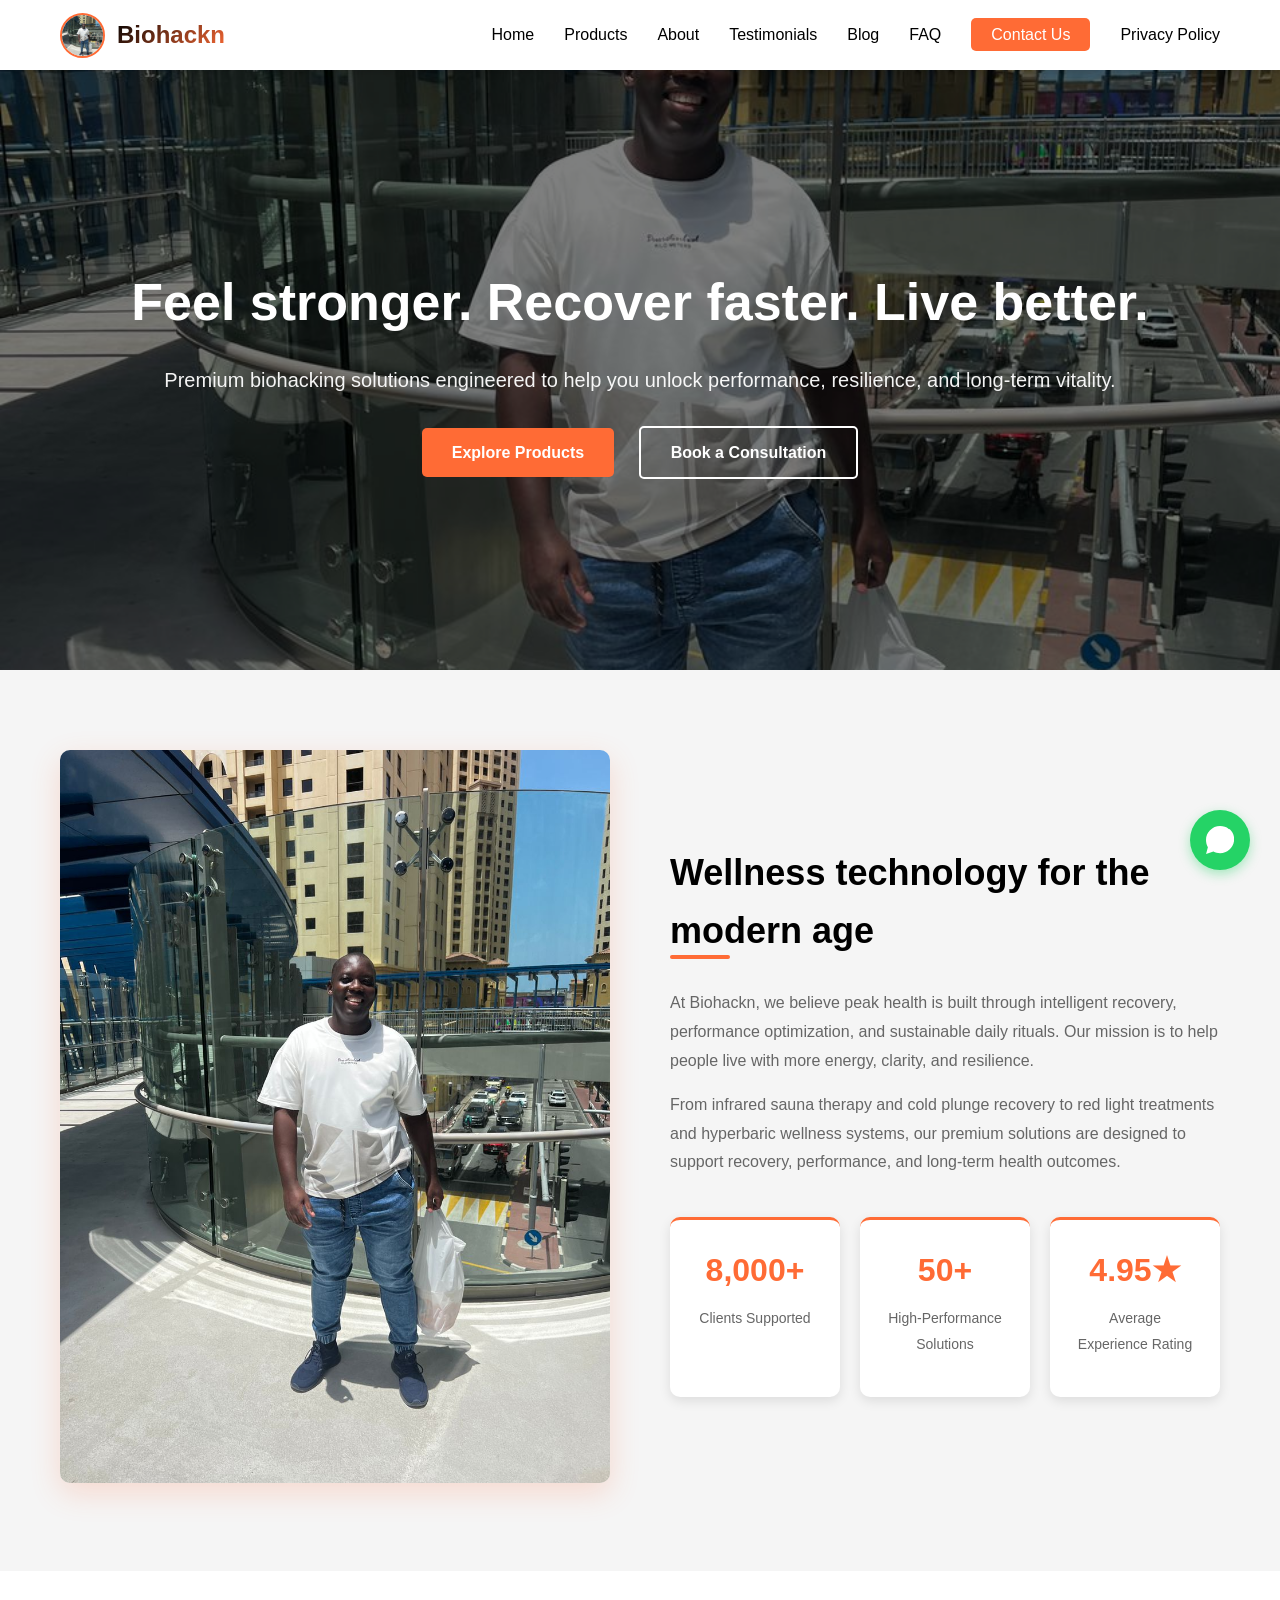
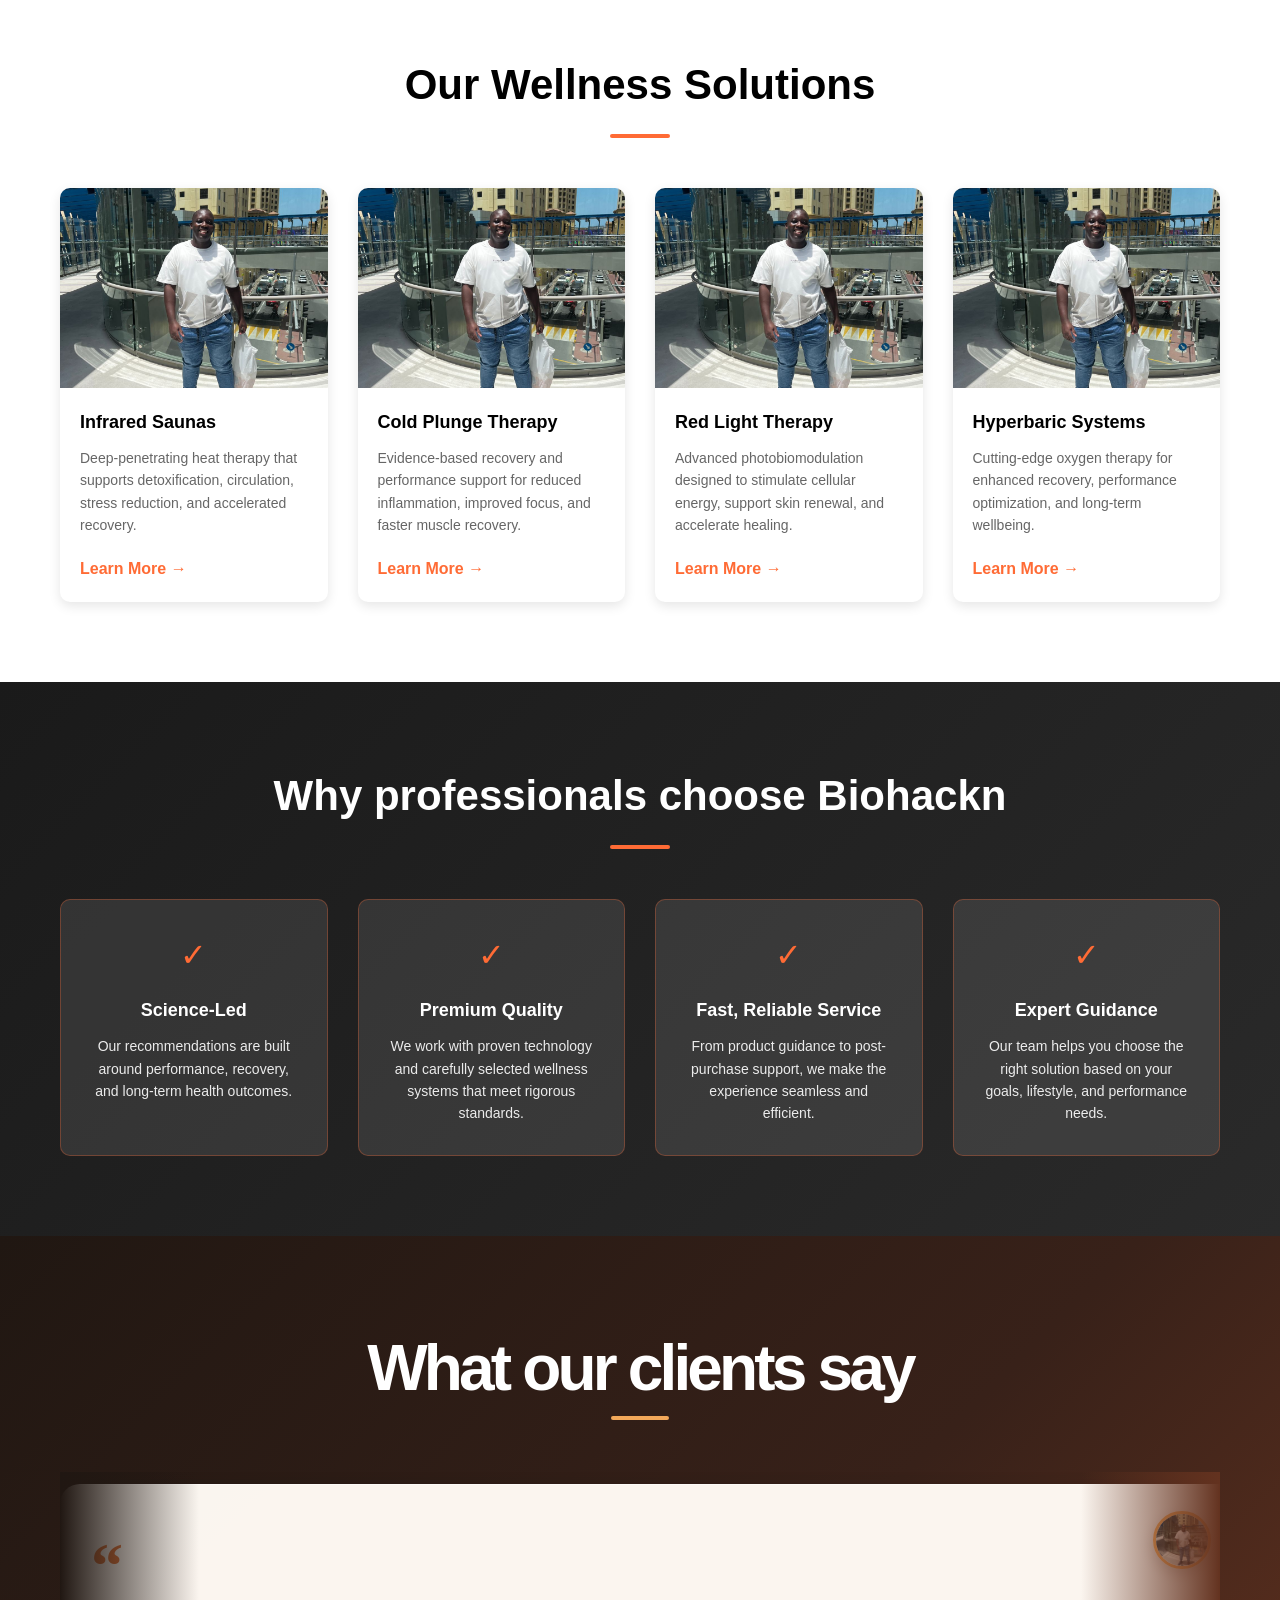
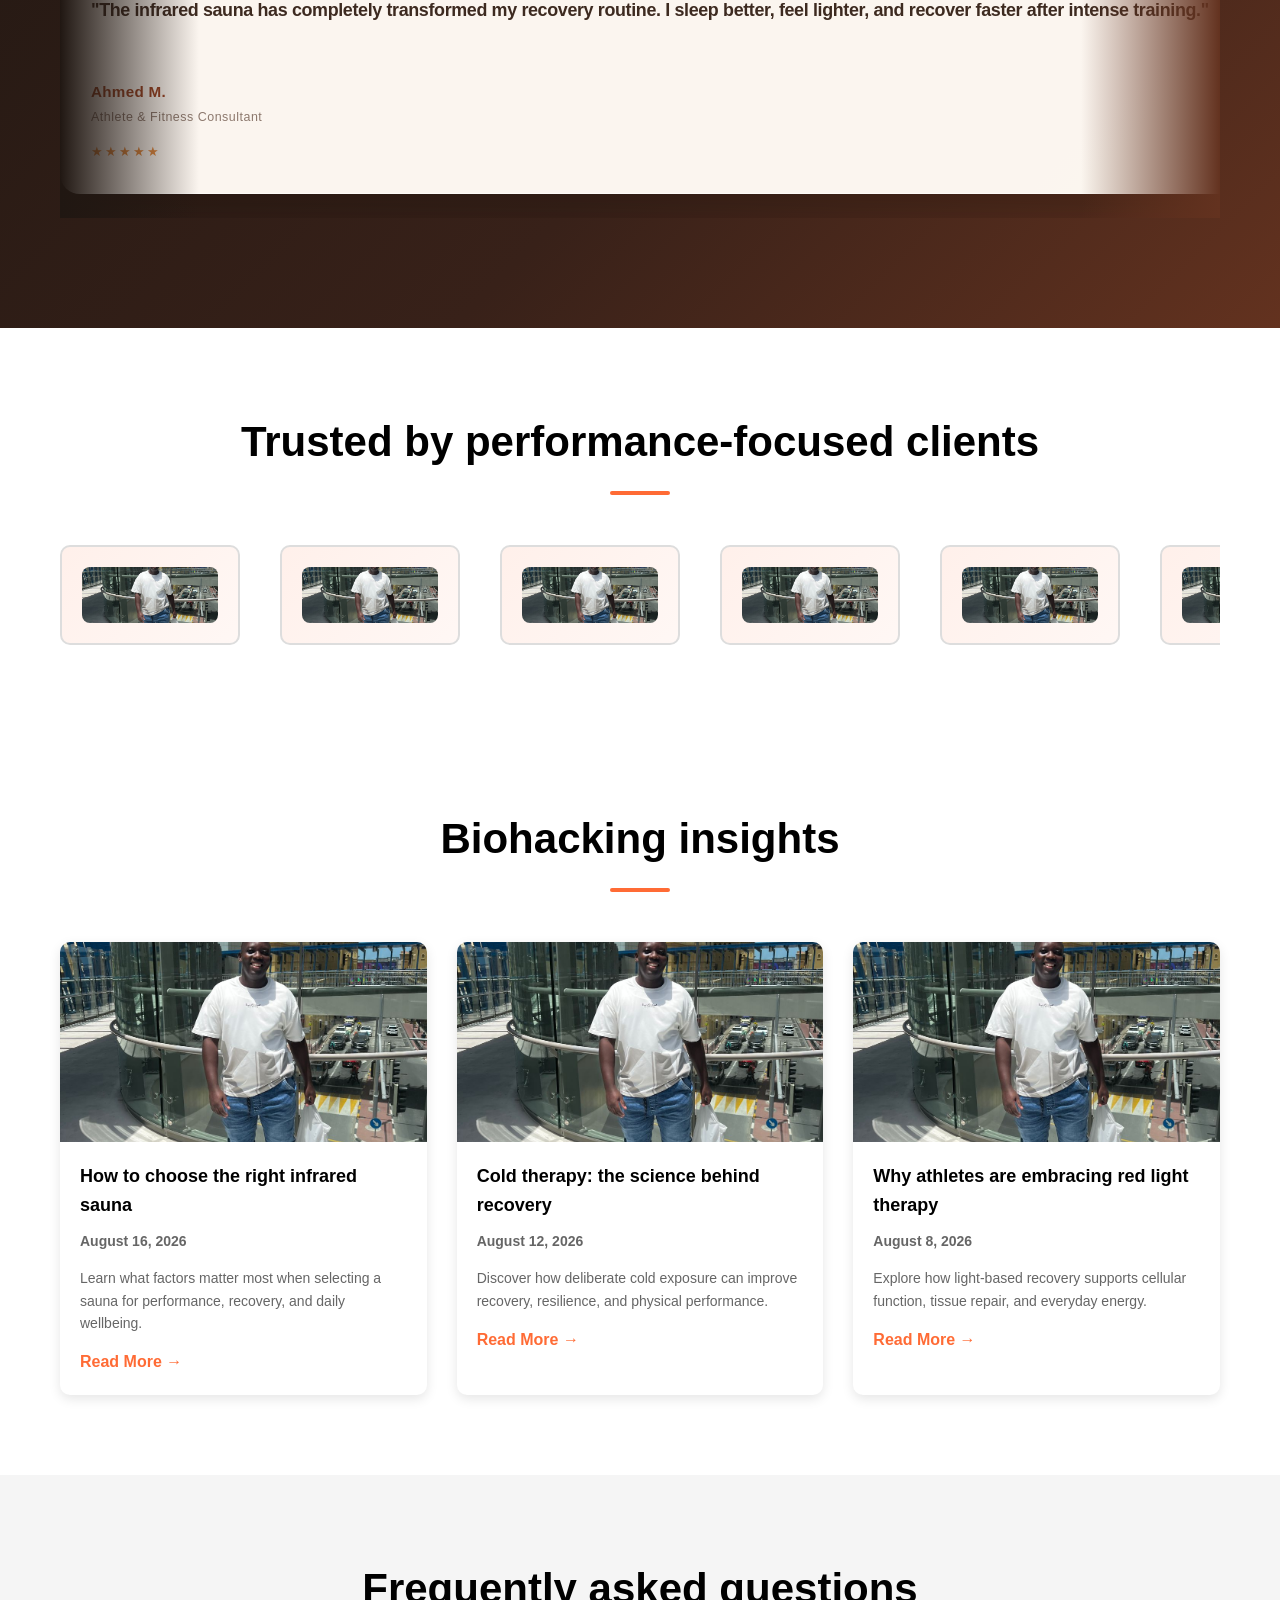
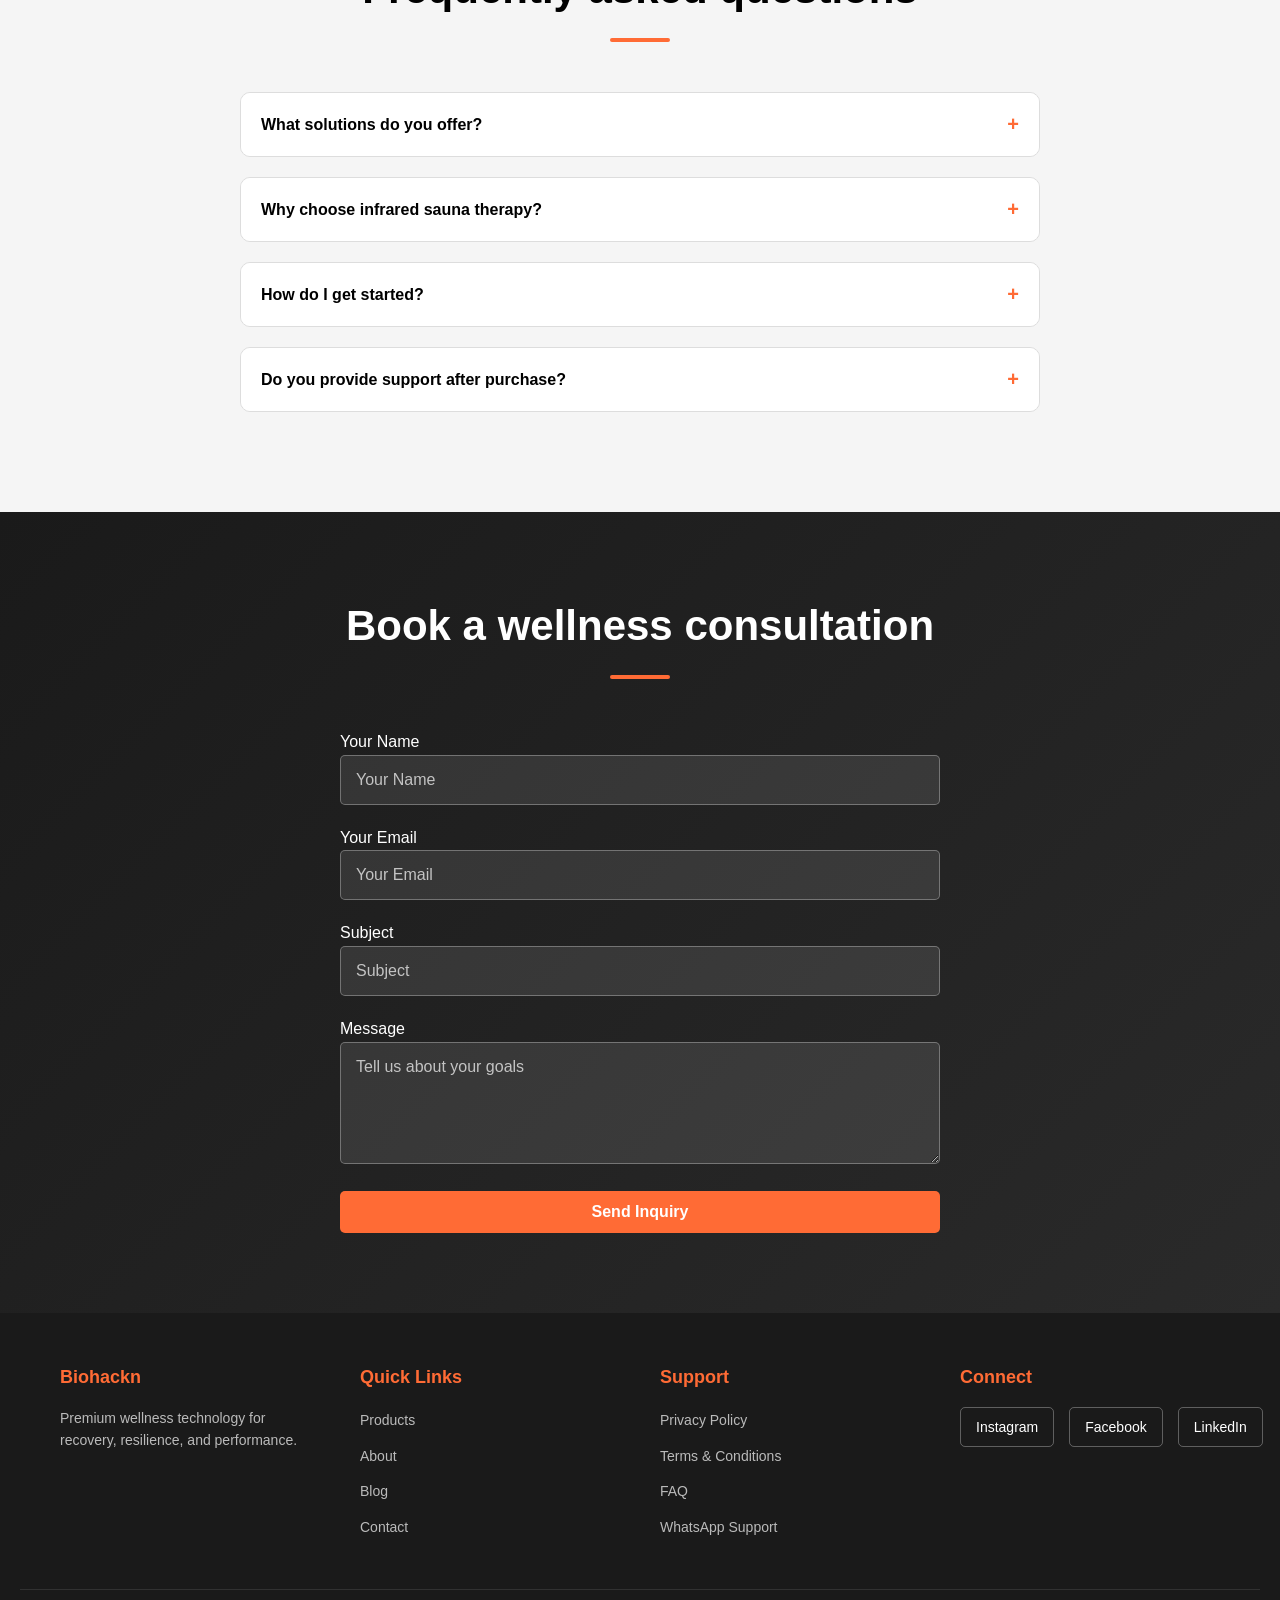
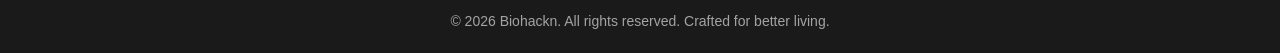
<file: index.html>
<!DOCTYPE html>
<html lang="en">
<head>
    <meta charset="UTF-8">
    <meta name="viewport" content="width=device-width, initial-scale=1.0">
    <title>Biohackn | Premium Biohacking & Wellness Solutions</title>
    <meta name="description" content="Biohackn delivers premium biohacking technology and wellness solutions designed to improve recovery, performance, and long-term vitality.">
    <link rel="stylesheet" href="style.css">
    <link rel="stylesheet" href="whatsapp-button.css">
</head>
<body>
    <!-- Navigation Bar -->
    <nav class="navbar">
        <div class="container">
            <div class="logo">
                <img src="Gideon.jpg" alt="Biohackn Logo" class="logo-img">
                <span class="logo-text">Biohackn</span>
            </div>
            <div class="nav-toggle" id="navToggle" aria-label="Toggle navigation">
                <span></span>
                <span></span>
                <span></span>
            </div>
            <ul class="nav-menu" id="navMenu">
                <li><a href="#hero">Home</a></li>
                <li><a href="#products">Products</a></li>
                <li><a href="#about">About</a></li>
                <li><a href="#testimonials">Testimonials</a></li>
                <li><a href="#blog">Blog</a></li>
                <li><a href="faq.html">FAQ</a></li>
                <li><a href="#contact" class="cta-button">Contact Us</a></li>
                <li><a href="privacypolicy.html">Privacy Policy</a></li>
            </ul>
        </div>
    </nav>

    <!-- Hero Section -->
    <section id="hero" class="hero">
        <img src="Gideon.jpg" alt="Biohackn wellness solutions" class="hero-image">
        <div class="hero-overlay">
            <div class="hero-content">
                <h1>Feel stronger. Recover faster. Live better.</h1>
                <p class="hero-subtitle">Premium biohacking solutions engineered to help you unlock performance, resilience, and long-term vitality.</p>
                <a href="#products" class="btn btn-primary">Explore Products</a>
                <a href="https://wa.me/+971563889548" class="btn btn-secondary" target="_blank" rel="noopener noreferrer">Book a Consultation</a>
            </div>
        </div>
    </section>

    <!-- About Section -->
    <section id="about" class="about">
        <div class="container">
            <div class="about-grid">
                <div class="about-image">
                    <img src="Gideon.jpg" alt="About Biohackn">
                </div>
                <div class="about-content">
                    <h2>Wellness technology for the modern age</h2>
                    <p>At Biohackn, we believe peak health is built through intelligent recovery, performance optimization, and sustainable daily rituals. Our mission is to help people live with more energy, clarity, and resilience.</p>
                    <p>From infrared sauna therapy and cold plunge recovery to red light treatments and hyperbaric wellness systems, our premium solutions are designed to support recovery, performance, and long-term health outcomes.</p>
                    <div class="about-stats">
                        <div class="stat">
                            <h3>8,000+</h3>
                            <p>Clients Supported</p>
                        </div>
                        <div class="stat">
                            <h3>50+</h3>
                            <p>High-Performance Solutions</p>
                        </div>
                        <div class="stat">
                            <h3>4.95★</h3>
                            <p>Average Experience Rating</p>
                        </div>
                    </div>
                </div>
            </div>
        </div>
    </section>

    <!-- Products Section -->
    <section id="products" class="products">
        <div class="container">
            <h2>Our Wellness Solutions</h2>
            <div class="products-grid">
                <div class="product-card">
                    <div class="product-image">
                        <img src="Gideon.jpg" alt="Infrared Sauna">
                    </div>
                    <h3>Infrared Saunas</h3>
                    <p>Deep-penetrating heat therapy that supports detoxification, circulation, stress reduction, and accelerated recovery.</p>
                    <a href="infraredSaunas.html" class="product-link">Learn More →</a>
                </div>
                <div class="product-card">
                    <div class="product-image">
                        <img src="Gideon.jpg" alt="Cold Plunge">
                    </div>
                    <h3>Cold Plunge Therapy</h3>
                    <p>Evidence-based recovery and performance support for reduced inflammation, improved focus, and faster muscle recovery.</p>
                    <a href="coldPlunges.html" class="product-link">Learn More →</a>
                </div>
                <div class="product-card">
                    <div class="product-image">
                        <img src="Gideon.jpg" alt="Red Light Therapy">
                    </div>
                    <h3>Red Light Therapy</h3>
                    <p>Advanced photobiomodulation designed to stimulate cellular energy, support skin renewal, and accelerate healing.</p>
                    <a href="redlight.html" class="product-link">Learn More →</a>
                </div>
                <div class="product-card">
                    <div class="product-image">
                        <img src="Gideon.jpg" alt="Hyperbaric Chamber">
                    </div>
                    <h3>Hyperbaric Systems</h3>
                    <p>Cutting-edge oxygen therapy for enhanced recovery, performance optimization, and long-term wellbeing.</p>
                    <a href="hyperbaric.html" class="product-link">Learn More →</a>
                </div>
            </div>
        </div>
    </section>

    <!-- Benefits Section -->
    <section id="benefits" class="benefits">
        <div class="container">
            <h2>Why professionals choose Biohackn</h2>
            <div class="benefits-grid">
                <div class="benefit-item">
                    <div class="benefit-icon">✓</div>
                    <h3>Science-Led</h3>
                    <p>Our recommendations are built around performance, recovery, and long-term health outcomes.</p>
                </div>
                <div class="benefit-item">
                    <div class="benefit-icon">✓</div>
                    <h3>Premium Quality</h3>
                    <p>We work with proven technology and carefully selected wellness systems that meet rigorous standards.</p>
                </div>
                <div class="benefit-item">
                    <div class="benefit-icon">✓</div>
                    <h3>Fast, Reliable Service</h3>
                    <p>From product guidance to post-purchase support, we make the experience seamless and efficient.</p>
                </div>
                <div class="benefit-item">
                    <div class="benefit-icon">✓</div>
                    <h3>Expert Guidance</h3>
                    <p>Our team helps you choose the right solution based on your goals, lifestyle, and performance needs.</p>
                </div>
            </div>
        </div>
    </section>

    <!-- Testimonials Section -->
    <section id="testimonials" class="testimonials">
        <div class="container">
            <h2>What our clients say</h2>
            <div class="testimonials-wrapper">
                <div class="testimonials-slider">
                    <div class="testimonial-card">
                        <div class="testimonial-image"><img src="Gideon.jpg" alt="Customer"></div>
                        <p class="testimonial-text">"The infrared sauna has completely transformed my recovery routine. I sleep better, feel lighter, and recover faster after intense training."</p>
                        <p class="testimonial-author">Ahmed M.</p>
                        <p class="testimonial-role">Athlete & Fitness Consultant</p>
                        <div class="stars">★★★★★</div>
                    </div>
                    <div class="testimonial-card">
                        <div class="testimonial-image"><img src="Gideon.jpg" alt="Customer"></div>
                        <p class="testimonial-text">"The product quality is exceptional, and the guidance from the Biohackn team made the decision easy. It feels premium in every way."</p>
                        <p class="testimonial-author">Fatima K.</p>
                        <p class="testimonial-role">Wellness Coach</p>
                        <div class="stars">★★★★★</div>
                    </div>
                    <div class="testimonial-card">
                        <div class="testimonial-image"><img src="Gideon.jpg" alt="Customer"></div>
                        <p class="testimonial-text">"The red light therapy results were visible within weeks. My skin feels healthier, and my energy levels are noticeably improved."</p>
                        <p class="testimonial-author">Karim R.</p>
                        <p class="testimonial-role">Entrepreneur</p>
                        <div class="stars">★★★★★</div>
                    </div>
                    <div class="testimonial-card">
                        <div class="testimonial-image"><img src="Gideon.jpg" alt="Customer"></div>
                        <p class="testimonial-text">"Biohackn delivered exactly what they promised—excellent technology, thoughtful support, and a premium overall experience."</p>
                        <p class="testimonial-author">Layla S.</p>
                        <p class="testimonial-role">Professional Athlete</p>
                        <div class="stars">★★★★★</div>
                    </div>
                </div>
            </div>
        </div>
    </section>

    <!-- Companies We Work With Section -->
    <section id="companies" class="companies">
        <div class="container">
            <h2>Trusted by performance-focused clients</h2>
            <div class="companies-wrapper">
                <div class="companies-slider">
                    <div class="company-logo"><img src="Gideon.jpg" alt="Partner Logo"></div>
                    <div class="company-logo"><img src="Gideon.jpg" alt="Partner Logo"></div>
                    <div class="company-logo"><img src="Gideon.jpg" alt="Partner Logo"></div>
                    <div class="company-logo"><img src="Gideon.jpg" alt="Partner Logo"></div>
                    <div class="company-logo"><img src="Gideon.jpg" alt="Partner Logo"></div>
                    <div class="company-logo"><img src="Gideon.jpg" alt="Partner Logo"></div>
                    <div class="company-logo"><img src="Gideon.jpg" alt="Partner Logo"></div>
                    <div class="company-logo"><img src="Gideon.jpg" alt="Partner Logo"></div>
                    <div class="company-logo"><img src="Gideon.jpg" alt="Partner Logo"></div>
                    <div class="company-logo"><img src="Gideon.jpg" alt="Partner Logo"></div>
                    <div class="company-logo"><img src="Gideon.jpg" alt="Partner Logo"></div>
                    <div class="company-logo"><img src="Gideon.jpg" alt="Partner Logo"></div>
                </div>
            </div>
        </div>
    </section>

    <!-- Blog Section -->
    <section id="blog" class="blog">
        <div class="container">
            <h2>Biohacking insights</h2>
            <div class="blog-grid">
                <article class="blog-card">
                    <div class="blog-image">
                        <img src="Gideon.jpg" alt="Blog Post">
                    </div>
                    <h3>How to choose the right infrared sauna</h3>
                    <p class="blog-date">August 16, 2026</p>
                    <p>Learn what factors matter most when selecting a sauna for performance, recovery, and daily wellbeing.</p>
                    <a href="blog1.html" class="read-more">Read More →</a>
                </article>
                <article class="blog-card">
                    <div class="blog-image">
                        <img src="Gideon.jpg" alt="Blog Post">
                    </div>
                    <h3>Cold therapy: the science behind recovery</h3>
                    <p class="blog-date">August 12, 2026</p>
                    <p>Discover how deliberate cold exposure can improve recovery, resilience, and physical performance.</p>
                    <a href="blog2.html" class="read-more">Read More →</a>
                </article>
                <article class="blog-card">
                    <div class="blog-image">
                        <img src="Gideon.jpg" alt="Blog Post">
                    </div>
                    <h3>Why athletes are embracing red light therapy</h3>
                    <p class="blog-date">August 8, 2026</p>
                    <p>Explore how light-based recovery supports cellular function, tissue repair, and everyday energy.</p>
                    <a href="blog3.html" class="read-more">Read More →</a>
                </article>
            </div>
        </div>
    </section>

    <!-- FAQ Section -->
    <section id="faq" class="faq">
        <div class="container">
            <h2>Frequently asked questions</h2>
            <div class="faq-container">
                <div class="faq-item">
                    <button class="faq-question" onclick="toggleFAQ(this)" aria-expanded="false" aria-controls="answer-1">
                        What solutions do you offer?
                        <span>+</span>
                    </button>
                    <div class="faq-answer" id="answer-1">
                        <p>We offer premium biohacking and wellness systems including infrared saunas, cold plunge therapies, red light therapy devices, and hyperbaric oxygen solutions designed to support recovery, performance optimization, and long-term health outcomes.</p>
                    </div>
                </div>
                <div class="faq-item">
                    <button class="faq-question" onclick="toggleFAQ(this)" aria-expanded="false" aria-controls="answer-2">
                        Why choose infrared sauna therapy?
                        <span>+</span>
                    </button>
                    <div class="faq-answer" id="answer-2">
                        <p>Infrared therapy supports detoxification, circulation, muscle relaxation, and overall wellbeing. It is commonly used to improve recovery, reduce stress, and promote better sleep quality.</p>
                    </div>
                </div>
                <div class="faq-item">
                    <button class="faq-question" onclick="toggleFAQ(this)" aria-expanded="false" aria-controls="answer-3">
                        How do I get started?
                        <span>+</span>
                    </button>
                    <div class="faq-answer" id="answer-3">
                        <p>Browse our product range, identify the system that best supports your goals, and connect with our team for tailored guidance. We are happy to help you choose the most effective solution for your wellness journey.</p>
                    </div>
                </div>
                <div class="faq-item">
                    <button class="faq-question" onclick="toggleFAQ(this)" aria-expanded="false" aria-controls="answer-4">
                        Do you provide support after purchase?
                        <span>+</span>
                    </button>
                    <div class="faq-answer" id="answer-4">
                        <p>Yes. We provide responsive customer support to help with product selection, setup questions, and ongoing care so your wellness investment feels supported from day one.</p>
                    </div>
                </div>
            </div>
        </div>
    </section>

    <!-- Contact Section -->
    <section id="contact" class="contact">
        <div class="container">
            <h2>Book a wellness consultation</h2>
            <form class="contact-form" id="contactForm">
                <div class="form-group">
                    <label for="name" class="sr-only">Your Name</label>
                    <input id="name" name="name" type="text" placeholder="Your Name" required>
                </div>
                <div class="form-group">
                    <label for="email" class="sr-only">Your Email</label>
                    <input id="email" name="email" type="email" placeholder="Your Email" required>
                </div>
                <div class="form-group">
                    <label for="subject" class="sr-only">Subject</label>
                    <input id="subject" name="subject" type="text" placeholder="Subject" required>
                </div>
                <div class="form-group">
                    <label for="message" class="sr-only">Message</label>
                    <textarea id="message" name="message" placeholder="Tell us about your goals" rows="5" required></textarea>
                </div>
                <button type="submit" class="btn btn-primary">Send Inquiry</button>
            </form>
        </div>
    </section>

    <!-- Footer -->
    <footer class="footer">
        <div class="container footer-content">
            <div class="footer-section">
                <h4>Biohackn</h4>
                <p>Premium wellness technology for recovery, resilience, and performance.</p>
            </div>
            <div class="footer-section">
                <h4>Quick Links</h4>
                <ul>
                    <li><a href="#products">Products</a></li>
                    <li><a href="#about">About</a></li>
                    <li><a href="#blog">Blog</a></li>
                    <li><a href="#contact">Contact</a></li>
                </ul>
            </div>
            <div class="footer-section">
                <h4>Support</h4>
                <ul>
                    <li><a href="privacypolicy.html">Privacy Policy</a></li>
                    <li><a href="terms.html">Terms & Conditions</a></li>
                    <li><a href="faq.html">FAQ</a></li>
                    <li><a href="https://wa.me/+971563889548" target="_blank" rel="noopener noreferrer">WhatsApp Support</a></li>
                </ul>
            </div>
            <div class="footer-section">
                <h4>Connect</h4>
                <div class="social-links">
                    <a href="https://instagram.com" target="_blank" rel="noopener noreferrer">Instagram</a>
                    <a href="https://facebook.com" target="_blank" rel="noopener noreferrer">Facebook</a>
                    <a href="https://linkedin.com" target="_blank" rel="noopener noreferrer">LinkedIn</a>
                </div>
            </div>
        </div>
        <div class="footer-bottom">
            <p>&copy; 2026 Biohackn. All rights reserved. Crafted for better living.</p>
        </div>
    </footer>

    <!-- Sticky WhatsApp Button -->
    <div class="whatsapp-sticky">
        <a href="https://wa.me/+971563889548" 
           class="whatsapp-btn" 
           target="_blank" 
           rel="noopener noreferrer"
           aria-label="Chat with us on WhatsApp"
           title="Chat with Biohackn on WhatsApp">
            <svg xmlns="http://www.w3.org/2000/svg" viewBox="0 0 24 24" width="24" height="24" fill="currentColor">
                <path d="M17.472 14.382c-.297-.149-1.758-.867-2.03-.967-.273-.099-.471-.148-.67.15-.197.297-.767.966-.94 1.164-.173.199-.347.223-.644.075-.297-.15-1.255-.463-2.39-1.475-.883-.788-1.48-1.761-1.653-2.059-.173-.297-.018-.458.13-.606.134-.133.297-.347.446-.52.149-.174.198-.298.297-.497.099-.198.05-.371-.025-.52-.075-.149-.669-1.612-.916-2.207-.242-.579-.487-.5-.67-.51-.173-.008-.371-.01-.57-.01-.198 0-.52.074-.792.372-.272.297-1.04 1.016-1.04 2.479 0 1.462 1.065 2.875 1.213 3.074.149.198 2.096 3.2 5.076 4.487.709.306 1.262.489 1.694.625.71.227 1.36.195 1.872.118.571-.085 1.758-.719 2.006-1.413.248-.694.248-1.289.173-1.413-.074-.124-.272-.198-.57-.347m-5.421-7.403h-.004c-1.052 0-2.08.264-2.995.767L3.06 3.591 3.82 6.362c-.494.996-.759 2.128-.759 3.297 0 3.641 2.963 6.605 6.605 6.605 1.765 0 3.426-.682 4.682-1.901 1.256-1.22 1.946-2.859 1.946-4.704 0-3.642-2.963-6.605-6.605-6.605M19.428 2.572C17.54.693 14.916 0 12.072 0 5.414 0 0 5.415 0 12.072c0 2.128.556 4.206 1.611 6.041L.055 23.95l6.305-2.035c1.694.925 3.605 1.412 5.712 1.412 6.658 0 12.072-5.414 12.072-12.072 0-3.23-1.355-6.28-3.716-8.496"/>
            </svg>
        </a>
    </div>

    <script src="script.js" type="text/javascript"></script>
</body>
</html>
</file>
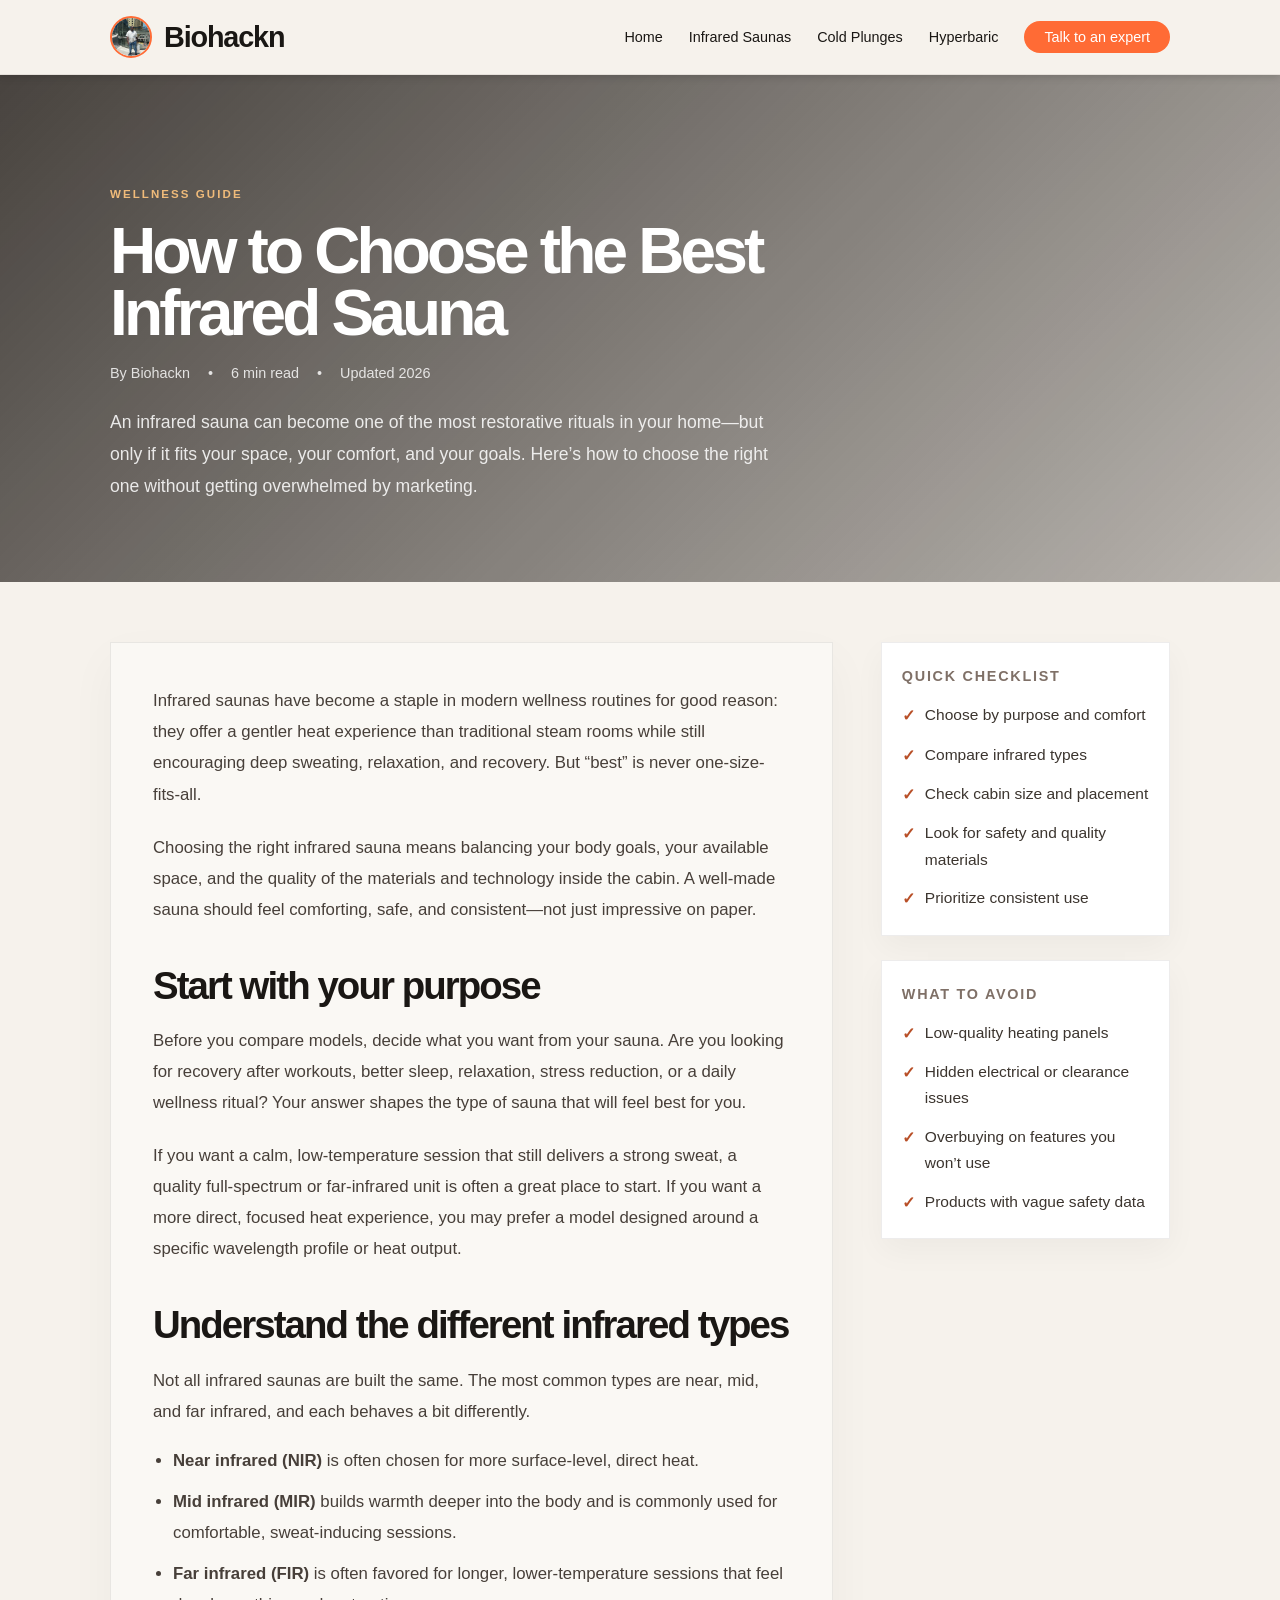
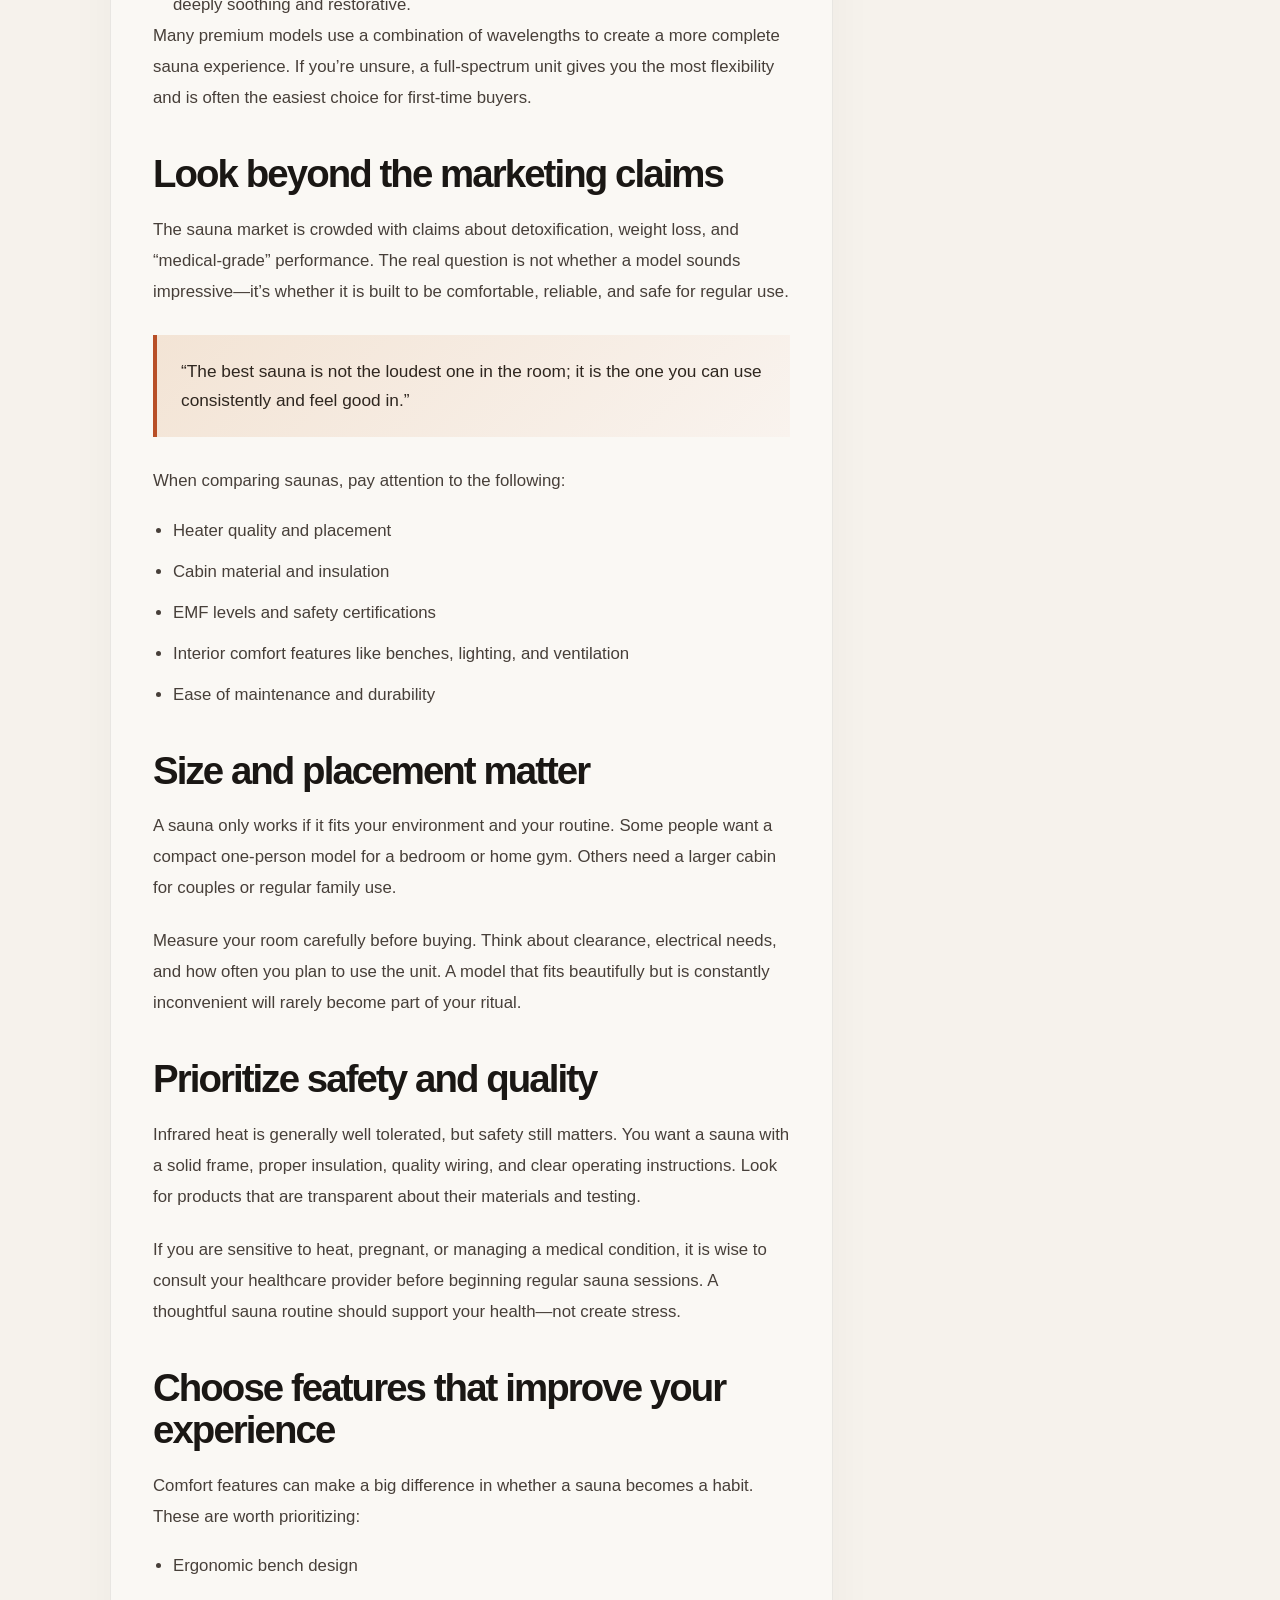
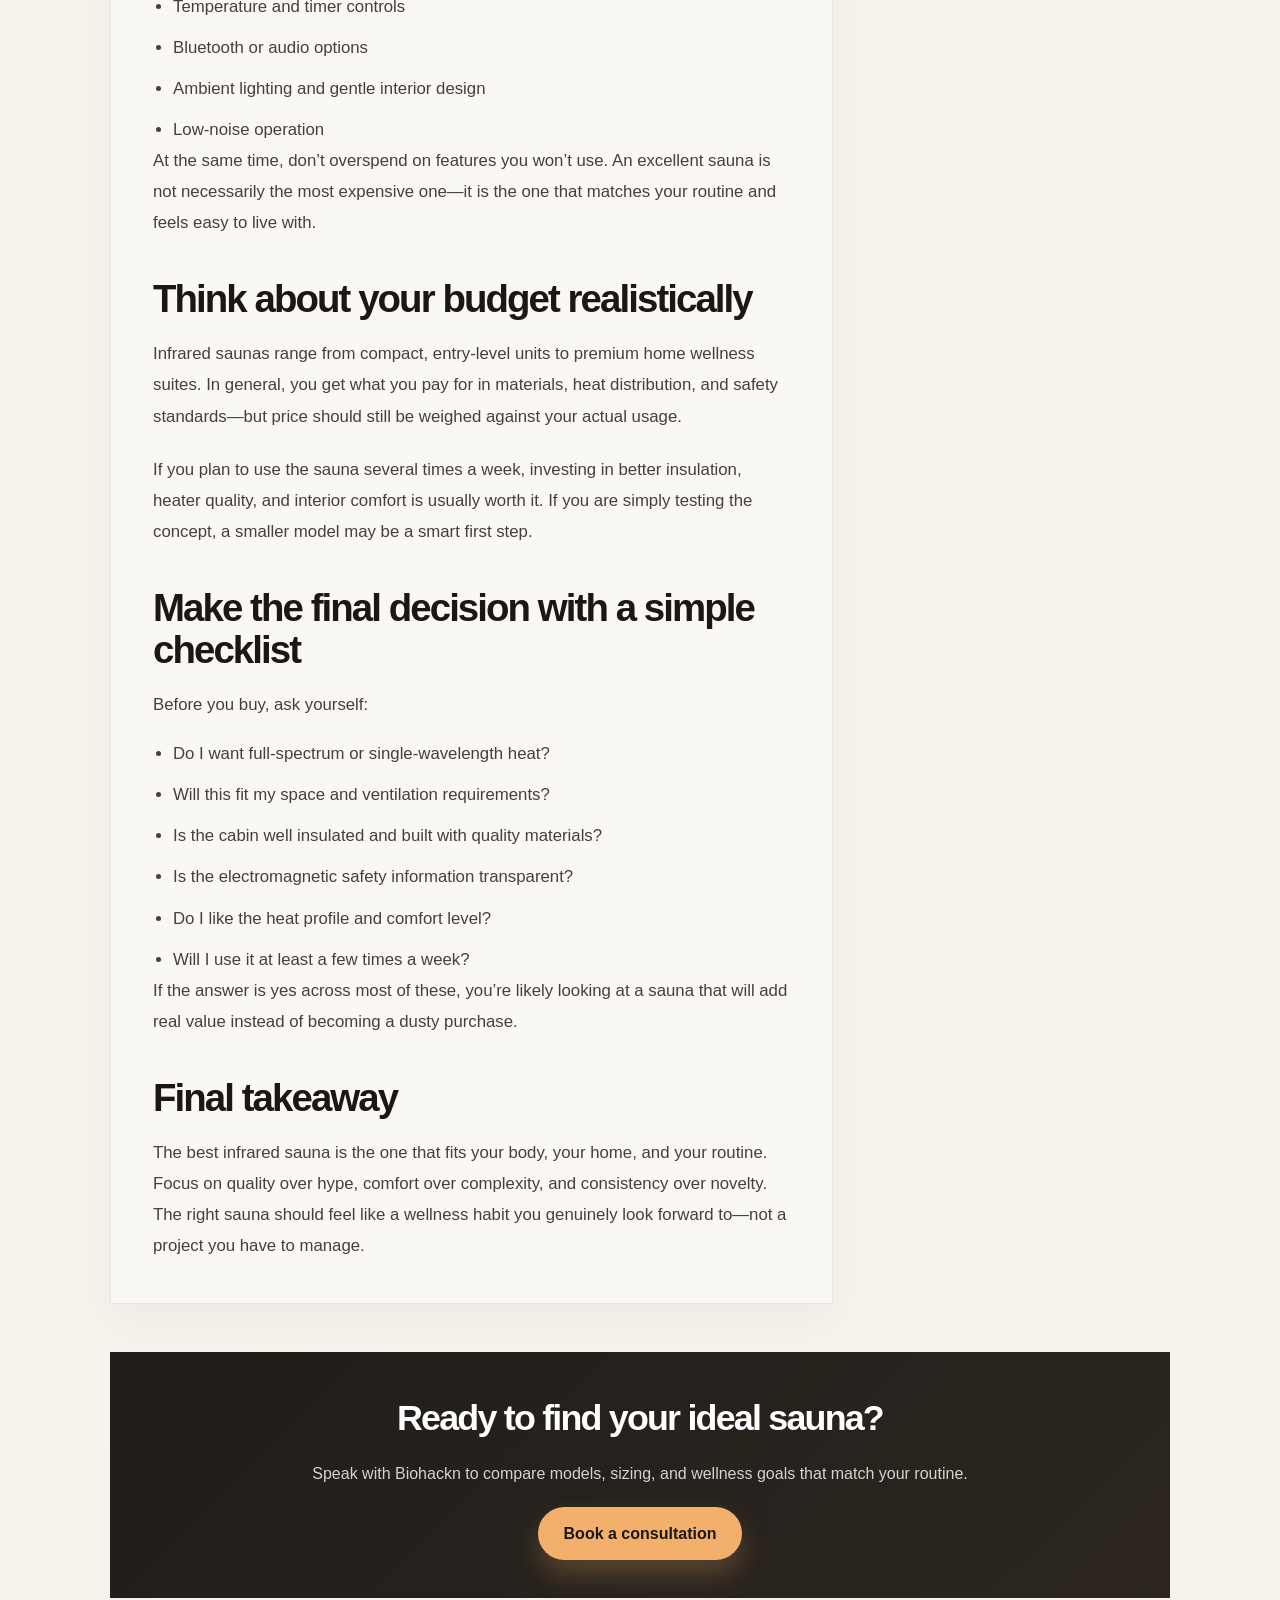
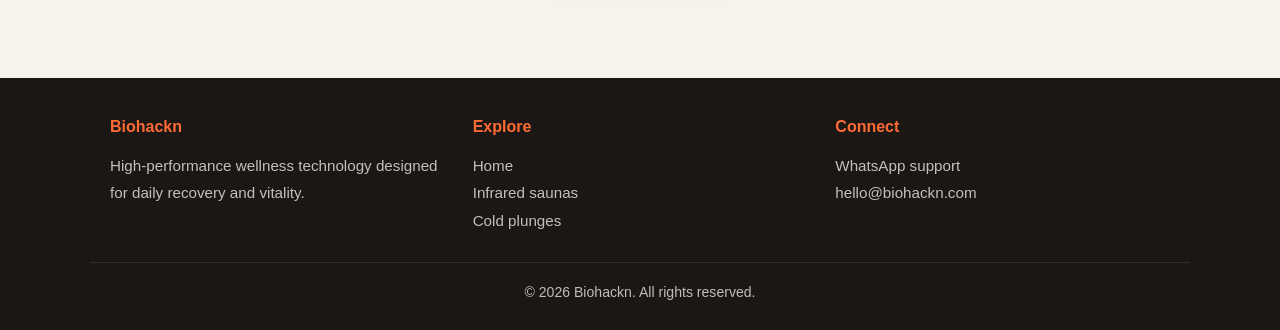
<file: blog1.html>
<!DOCTYPE html>
<html lang="en">
<head>
    <meta charset="UTF-8">
    <meta name="viewport" content="width=device-width, initial-scale=1.0">
    <meta name="description" content="Learn how to choose the best infrared sauna based on wavelength, size, safety, and your wellness goals.">
    <title>How to Choose the Best Infrared Sauna | Biohackn</title>
    <link rel="stylesheet" href="style.css">
    <style>
        body {
            margin: 0;
            font-family: 'Segoe UI', Tahoma, Geneva, Verdana, sans-serif;
            background: #f6f2ec;
            color: #1a1714;
        }

        a {
            color: inherit;
            text-decoration: none;
        }

        .article-page {
            background: #f6f2ec;
        }

        .container {
            width: min(1100px, calc(100% - 32px));
            margin: 0 auto;
        }

        .navbar {
            position: sticky;
            top: 0;
            z-index: 20;
            background: rgba(246, 242, 236, 0.96);
            -webkit-backdrop-filter: blur(10px);
            backdrop-filter: blur(10px);
            border-bottom: 1px solid rgba(26, 23, 20, 0.08);
        }

        .navbar .container {
            display: flex;
            align-items: center;
            justify-content: space-between;
            min-height: 74px;
            position: relative;
        }

        .logo {
            display: flex;
            align-items: center;
            gap: 12px;
            font-weight: 800;
            letter-spacing: -0.04em;
            font-size: 1.8rem;
        }

        .nav-toggle {
            display: none;
            flex-direction: column;
            justify-content: center;
            gap: 5px;
            width: 42px;
            height: 42px;
            border: 1px solid rgba(26, 23, 20, 0.12);
            border-radius: 50%;
            background: rgba(255, 255, 255, 0.4);
            cursor: pointer;
        }

        .nav-toggle span {
            display: block;
            width: 18px;
            height: 2px;
            background: #1a1714;
            margin: 0 auto;
            border-radius: 999px;
        }

        .logo-img {
            width: 42px;
            height: 42px;
            border-radius: 50%;
            object-fit: cover;
        }

        .nav-menu {
            list-style: none;
            display: flex;
            align-items: center;
            gap: 26px;
            margin: 0;
            padding: 0;
        }

        .nav-menu a {
            font-size: 0.9rem;
            color: #1a1714;
            transition: color 0.2s ease;
        }

        .nav-menu a:hover {
            color: #b84f27;
        }

        .cta-button {
            background: #1a1714;
            color: #fff !important;
            padding: 12px 18px;
            border-radius: 999px;
        }

        .blog-hero {
            background: linear-gradient(135deg, rgba(23, 18, 14, 0.78), rgba(23, 18, 14, 0.28)),
                url('https://images.unsplash.com/photo-1515377905703-c4788e51af15?auto=format&fit=crop&w=1600&q=80') center/cover no-repeat;
            color: white;
            padding: 110px 0 80px;
        }

        .eyebrow {
            text-transform: uppercase;
            letter-spacing: 0.18em;
            font-size: 0.72rem;
            font-weight: 700;
            color: #f0bb7a;
            margin-bottom: 18px;
        }

        .blog-hero h1 {
            font-size: clamp(2.6rem, 5vw, 5rem);
            line-height: 0.96;
            letter-spacing: -0.06em;
            max-width: 760px;
            margin-bottom: 18px;
        }

        .hero-meta {
            display: flex;
            flex-wrap: wrap;
            gap: 18px;
            font-size: 0.9rem;
            color: rgba(255, 255, 255, 0.82);
            margin-bottom: 22px;
        }

        .hero-intro {
            max-width: 660px;
            font-size: 1.1rem;
            line-height: 1.8;
            color: rgba(255, 255, 255, 0.86);
        }

        .article-shell {
            padding: 60px 0 80px;
        }

        .article-layout {
            display: grid;
            grid-template-columns: minmax(0, 2fr) minmax(240px, 0.8fr);
            gap: 48px;
            align-items: start;
        }

        .article-body {
            background: rgba(255, 255, 255, 0.42);
            border: 1px solid rgba(26, 23, 20, 0.08);
            padding: clamp(24px, 4vw, 42px);
            box-shadow: 0 18px 45px rgba(26, 23, 20, 0.04);
        }

        .article-body p,
        .article-body li {
            color: #473f39;
            line-height: 1.85;
            font-size: 1.05rem;
        }

        .article-body p + p {
            margin-top: 22px;
        }

        .article-body h2 {
            margin-top: 40px;
            margin-bottom: 18px;
            font-size: clamp(2rem, 3vw, 2.6rem);
            line-height: 1.1;
            letter-spacing: -0.05em;
            color: #1a1714;
        }

        .article-body h3 {
            margin-top: 30px;
            margin-bottom: 12px;
            font-size: 1.28rem;
            color: #1a1714;
        }

        .article-body ul {
            margin: 18px 0 0 20px;
        }

        .article-body li + li {
            margin-top: 10px;
        }

        .article-body blockquote {
            margin: 28px 0;
            padding: 22px 24px;
            background: linear-gradient(135deg, #f3e4d5, #f9f3ee);
            border-left: 4px solid #b84f27;
            color: #2e261f;
            font-size: 1.08rem;
            line-height: 1.7;
        }

        .sidebar {
            position: sticky;
            top: 94px;
        }

        .sidebar-card {
            background: #fff;
            border: 1px solid rgba(26, 23, 20, 0.08);
            padding: 22px 20px;
            margin-bottom: 24px;
            box-shadow: 0 12px 30px rgba(26, 23, 20, 0.04);
        }

        .sidebar-card h3 {
            margin-bottom: 14px;
            font-size: 0.9rem;
            letter-spacing: 0.12em;
            text-transform: uppercase;
            color: #7f7067;
        }

        .checklist {
            list-style: none;
            padding: 0;
            margin: 0;
        }

        .checklist li {
            display: flex;
            align-items: flex-start;
            gap: 10px;
            font-size: 0.97rem;
            color: #3c352f;
            line-height: 1.7;
        }

        .checklist li + li {
            margin-top: 12px;
        }

        .checklist li::before {
            content: '✓';
            color: #b84f27;
            font-weight: 800;
            margin-top: 1px;
        }

        .cta-panel {
            margin-top: 48px;
            background: linear-gradient(135deg, #201d1a, #2c261f);
            color: white;
            padding: 38px 28px;
            text-align: center;
        }

        .cta-panel h3 {
            font-size: clamp(1.8rem, 2.8vw, 2.8rem);
            letter-spacing: -0.05em;
            margin-bottom: 12px;
        }

        .cta-panel p {
            color: rgba(255,255,255,0.8);
            margin-bottom: 20px;
            line-height: 1.7;
        }

        .btn {
            display: inline-block;
            padding: 14px 26px;
            border-radius: 999px;
            font-weight: 700;
            transition: transform 0.2s ease, box-shadow 0.2s ease;
        }

        .btn:hover {
            transform: translateY(-1px);
        }

        .btn-primary {
            background: #f3b06c;
            color: #1a1714;
            box-shadow: 0 14px 28px rgba(243, 176, 108, 0.25);
        }

        .footer {
            background: #1a1714;
            color: #eeebe6;
            padding: 36px 0 26px;
        }

        .footer-content {
            display: grid;
            grid-template-columns: repeat(3, minmax(0, 1fr));
            gap: 28px;
        }

        .footer-section h4 {
            margin-bottom: 12px;
            font-size: 1rem;
        }

        .footer-section p,
        .footer-section a {
            color: rgba(238, 235, 230, 0.8);
            line-height: 1.8;
            font-size: 0.95rem;
        }

        .footer-bottom {
            border-top: 1px solid rgba(255,255,255,0.1);
            margin-top: 28px;
            padding-top: 18px;
            text-align: center;
            color: rgba(255,255,255,0.72);
            font-size: 0.88rem;
        }

        @media (max-width: 820px) {
            .nav-menu {
                display: none;
                position: absolute;
                top: 74px;
                left: 0;
                right: 0;
                flex-direction: column;
                background: rgba(246, 242, 236, 0.98);
                border: 1px solid rgba(26, 23, 20, 0.08);
                border-radius: 14px;
                box-shadow: 0 18px 35px rgba(26, 23, 20, 0.08);
                padding: 8px 0;
                z-index: 30;
            }

            .nav-menu.active {
                display: flex;
            }

            .nav-menu a {
                display: block;
                padding: 14px 18px;
            }

            .nav-toggle {
                display: flex;
            }

            .article-layout {
                grid-template-columns: 1fr;
            }

            .sidebar {
                position: static;
            }

            .footer-content {
                grid-template-columns: 1fr;
            }
        }

        @media (max-width: 640px) {
            .navbar .container {
                flex-wrap: wrap;
                justify-content: space-between;
                padding: 10px 0;
                gap: 12px;
            }

            .blog-hero {
                padding-top: 90px;
            }

            .hero-meta {
                gap: 8px 14px;
            }
        }
    </style>
</head>
<body class="article-page">
    <nav class="navbar">
        <div class="container">
            <a href="index.html" class="logo" aria-label="Biohackn home">
                <img src="Gideon.jpg" alt="Biohackn logo" class="logo-img">
                <span>Biohackn</span>
            </a>
            <div class="nav-toggle" id="navToggle" aria-label="Open navigation" role="button" tabindex="0">
                <span></span>
                <span></span>
                <span></span>
            </div>
            <ul class="nav-menu" id="navMenu">
                <li><a href="index.html">Home</a></li>
                <li><a href="infraredSaunas.html">Infrared Saunas</a></li>
                <li><a href="coldPlunges.html">Cold Plunges</a></li>
                <li><a href="hyperbaric.html">Hyperbaric</a></li>
                <li><a href="https://wa.me/971585346954" class="cta-button">Talk to an expert</a></li>
            </ul>
        </div>
    </nav>

    <header class="blog-hero">
        <div class="container">
            <p class="eyebrow">Wellness guide</p>
            <h1>How to Choose the Best Infrared Sauna</h1>
            <div class="hero-meta">
                <span>By Biohackn</span>
                <span>•</span>
                <span>6 min read</span>
                <span>•</span>
                <span>Updated 2026</span>
            </div>
            <p class="hero-intro">An infrared sauna can become one of the most restorative rituals in your home—but only if it fits your space, your comfort, and your goals. Here’s how to choose the right one without getting overwhelmed by marketing.</p>
        </div>
    </header>

    <main class="article-shell">
        <div class="container article-layout">
            <article class="article-body">
                <p>Infrared saunas have become a staple in modern wellness routines for good reason: they offer a gentler heat experience than traditional steam rooms while still encouraging deep sweating, relaxation, and recovery. But “best” is never one-size-fits-all.</p>

                <p>Choosing the right infrared sauna means balancing your body goals, your available space, and the quality of the materials and technology inside the cabin. A well-made sauna should feel comforting, safe, and consistent—not just impressive on paper.</p>

                <h2>Start with your purpose</h2>
                <p>Before you compare models, decide what you want from your sauna. Are you looking for recovery after workouts, better sleep, relaxation, stress reduction, or a daily wellness ritual? Your answer shapes the type of sauna that will feel best for you.</p>

                <p>If you want a calm, low-temperature session that still delivers a strong sweat, a quality full-spectrum or far-infrared unit is often a great place to start. If you want a more direct, focused heat experience, you may prefer a model designed around a specific wavelength profile or heat output.</p>

                <h2>Understand the different infrared types</h2>
                <p>Not all infrared saunas are built the same. The most common types are near, mid, and far infrared, and each behaves a bit differently.</p>

                <ul>
                    <li><strong>Near infrared (NIR)</strong> is often chosen for more surface-level, direct heat.</li>
                    <li><strong>Mid infrared (MIR)</strong> builds warmth deeper into the body and is commonly used for comfortable, sweat-inducing sessions.</li>
                    <li><strong>Far infrared (FIR)</strong> is often favored for longer, lower-temperature sessions that feel deeply soothing and restorative.</li>
                </ul>

                <p>Many premium models use a combination of wavelengths to create a more complete sauna experience. If you’re unsure, a full-spectrum unit gives you the most flexibility and is often the easiest choice for first-time buyers.</p>

                <h2>Look beyond the marketing claims</h2>
                <p>The sauna market is crowded with claims about detoxification, weight loss, and “medical-grade” performance. The real question is not whether a model sounds impressive—it’s whether it is built to be comfortable, reliable, and safe for regular use.</p>

                <blockquote>“The best sauna is not the loudest one in the room; it is the one you can use consistently and feel good in.”</blockquote>

                <p>When comparing saunas, pay attention to the following:</p>

                <ul>
                    <li>Heater quality and placement</li>
                    <li>Cabin material and insulation</li>
                    <li>EMF levels and safety certifications</li>
                    <li>Interior comfort features like benches, lighting, and ventilation</li>
                    <li>Ease of maintenance and durability</li>
                </ul>

                <h2>Size and placement matter</h2>
                <p>A sauna only works if it fits your environment and your routine. Some people want a compact one-person model for a bedroom or home gym. Others need a larger cabin for couples or regular family use.</p>

                <p>Measure your room carefully before buying. Think about clearance, electrical needs, and how often you plan to use the unit. A model that fits beautifully but is constantly inconvenient will rarely become part of your ritual.</p>

                <h2>Prioritize safety and quality</h2>
                <p>Infrared heat is generally well tolerated, but safety still matters. You want a sauna with a solid frame, proper insulation, quality wiring, and clear operating instructions. Look for products that are transparent about their materials and testing.</p>

                <p>If you are sensitive to heat, pregnant, or managing a medical condition, it is wise to consult your healthcare provider before beginning regular sauna sessions. A thoughtful sauna routine should support your health—not create stress.</p>

                <h2>Choose features that improve your experience</h2>
                <p>Comfort features can make a big difference in whether a sauna becomes a habit. These are worth prioritizing:</p>

                <ul>
                    <li>Ergonomic bench design</li>
                    <li>Temperature and timer controls</li>
                    <li>Bluetooth or audio options</li>
                    <li>Ambient lighting and gentle interior design</li>
                    <li>Low-noise operation</li>
                </ul>

                <p>At the same time, don’t overspend on features you won’t use. An excellent sauna is not necessarily the most expensive one—it is the one that matches your routine and feels easy to live with.</p>

                <h2>Think about your budget realistically</h2>
                <p>Infrared saunas range from compact, entry-level units to premium home wellness suites. In general, you get what you pay for in materials, heat distribution, and safety standards—but price should still be weighed against your actual usage.</p>

                <p>If you plan to use the sauna several times a week, investing in better insulation, heater quality, and interior comfort is usually worth it. If you are simply testing the concept, a smaller model may be a smart first step.</p>

                <h2>Make the final decision with a simple checklist</h2>
                <p>Before you buy, ask yourself:</p>

                <ul>
                    <li>Do I want full-spectrum or single-wavelength heat?</li>
                    <li>Will this fit my space and ventilation requirements?</li>
                    <li>Is the cabin well insulated and built with quality materials?</li>
                    <li>Is the electromagnetic safety information transparent?</li>
                    <li>Do I like the heat profile and comfort level?</li>
                    <li>Will I use it at least a few times a week?</li>
                </ul>

                <p>If the answer is yes across most of these, you’re likely looking at a sauna that will add real value instead of becoming a dusty purchase.</p>

                <h2>Final takeaway</h2>
                <p>The best infrared sauna is the one that fits your body, your home, and your routine. Focus on quality over hype, comfort over complexity, and consistency over novelty. The right sauna should feel like a wellness habit you genuinely look forward to—not a project you have to manage.</p>
            </article>

            <aside class="sidebar">
                <div class="sidebar-card">
                    <h3>Quick checklist</h3>
                    <ul class="checklist">
                        <li>Choose by purpose and comfort</li>
                        <li>Compare infrared types</li>
                        <li>Check cabin size and placement</li>
                        <li>Look for safety and quality materials</li>
                        <li>Prioritize consistent use</li>
                    </ul>
                </div>

                <div class="sidebar-card">
                    <h3>What to avoid</h3>
                    <ul class="checklist">
                        <li>Low-quality heating panels</li>
                        <li>Hidden electrical or clearance issues</li>
                        <li>Overbuying on features you won’t use</li>
                        <li>Products with vague safety data</li>
                    </ul>
                </div>
            </aside>
        </div>

        <div class="container">
            <div class="cta-panel">
                <h3>Ready to find your ideal sauna?</h3>
                <p>Speak with Biohackn to compare models, sizing, and wellness goals that match your routine.</p>
                <a href="https://wa.me/971585346954" class="btn btn-primary">Book a consultation</a>
            </div>
        </div>
    </main>

    <footer class="footer">
        <div class="container footer-content">
            <div class="footer-section">
                <h4>Biohackn</h4>
                <p>High-performance wellness technology designed for daily recovery and vitality.</p>
            </div>
            <div class="footer-section">
                <h4>Explore</h4>
                <p><a href="index.html">Home</a></p>
                <p><a href="infraredSaunas.html">Infrared saunas</a></p>
                <p><a href="coldPlunges.html">Cold plunges</a></p>
            </div>
            <div class="footer-section">
                <h4>Connect</h4>
                <p><a href="https://wa.me/971585346954">WhatsApp support</a></p>
                <p><a href="mailto:hello@biohackn.com">hello@biohackn.com</a></p>
            </div>
        </div>
        <div class="container footer-bottom">
            &copy; 2026 Biohackn. All rights reserved.
        </div>
    </footer>
    <script src="script.js"></script>
</body>
</html>
</file>
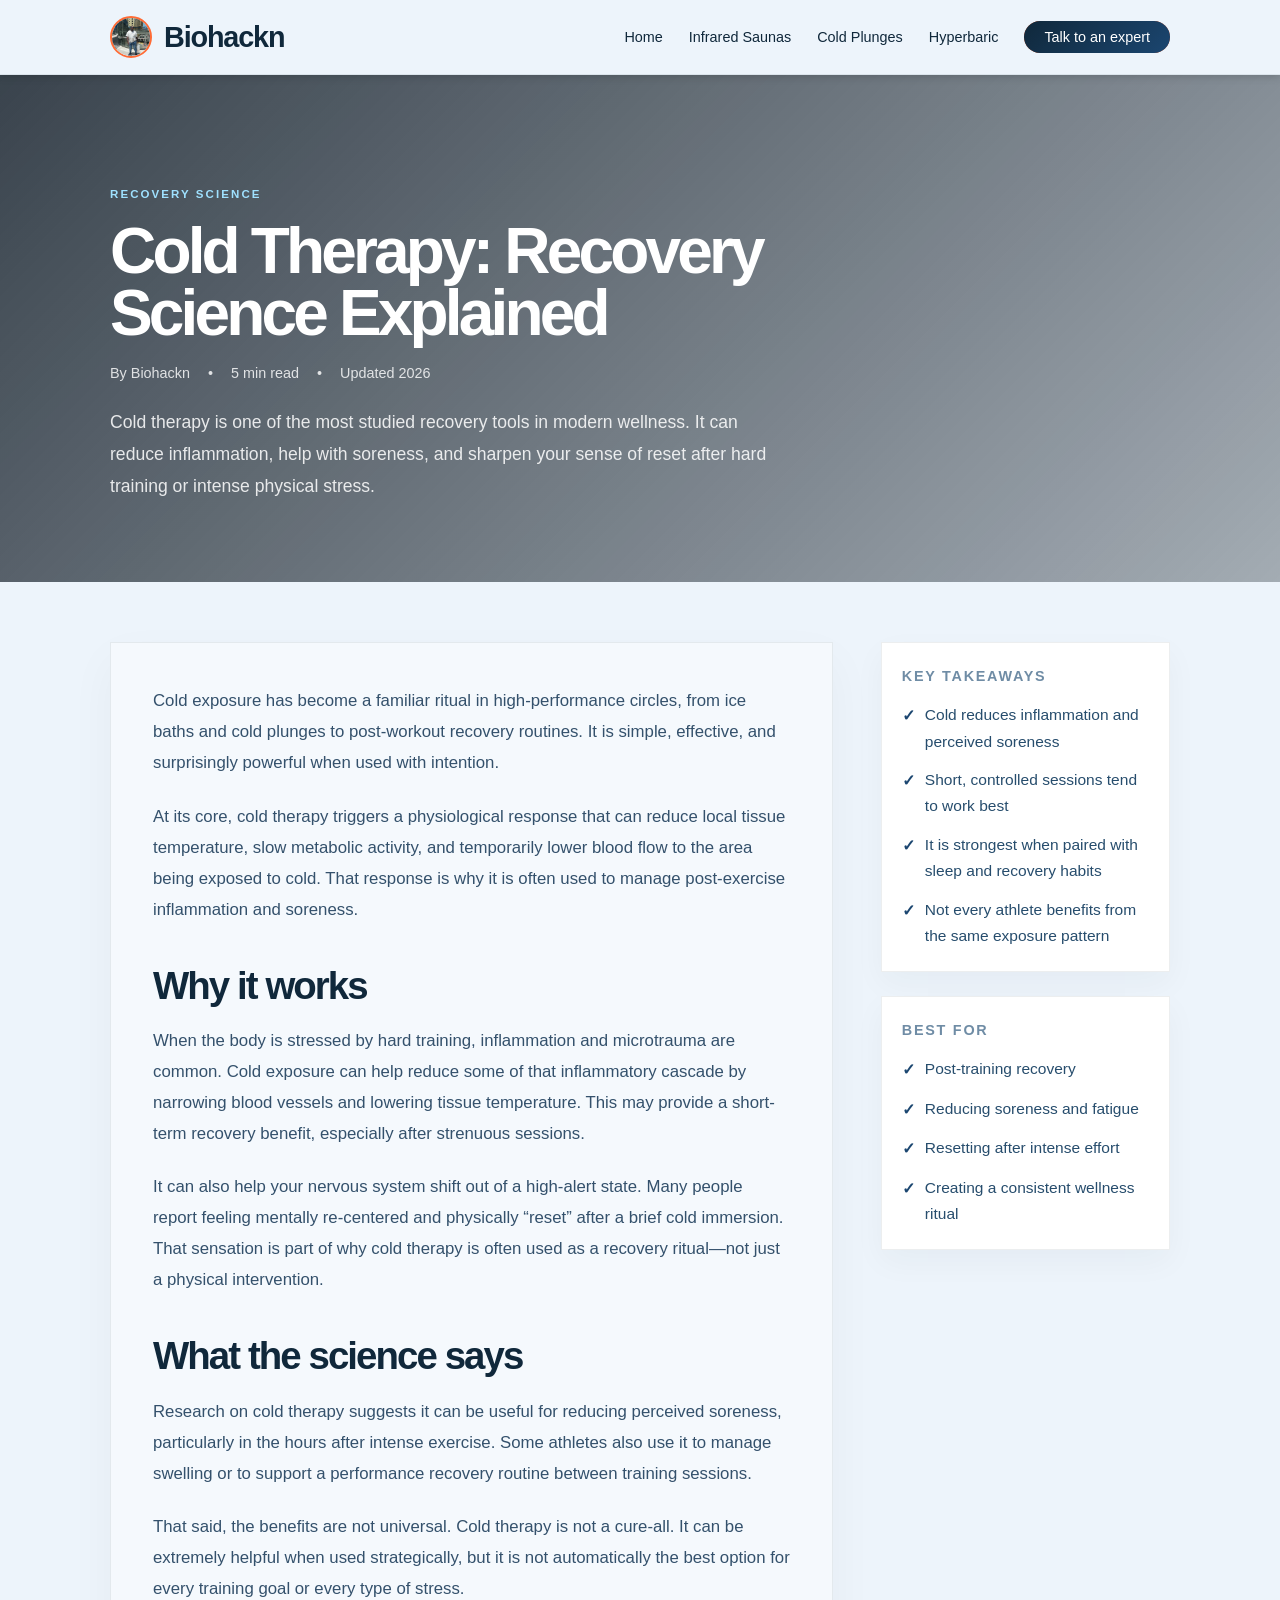
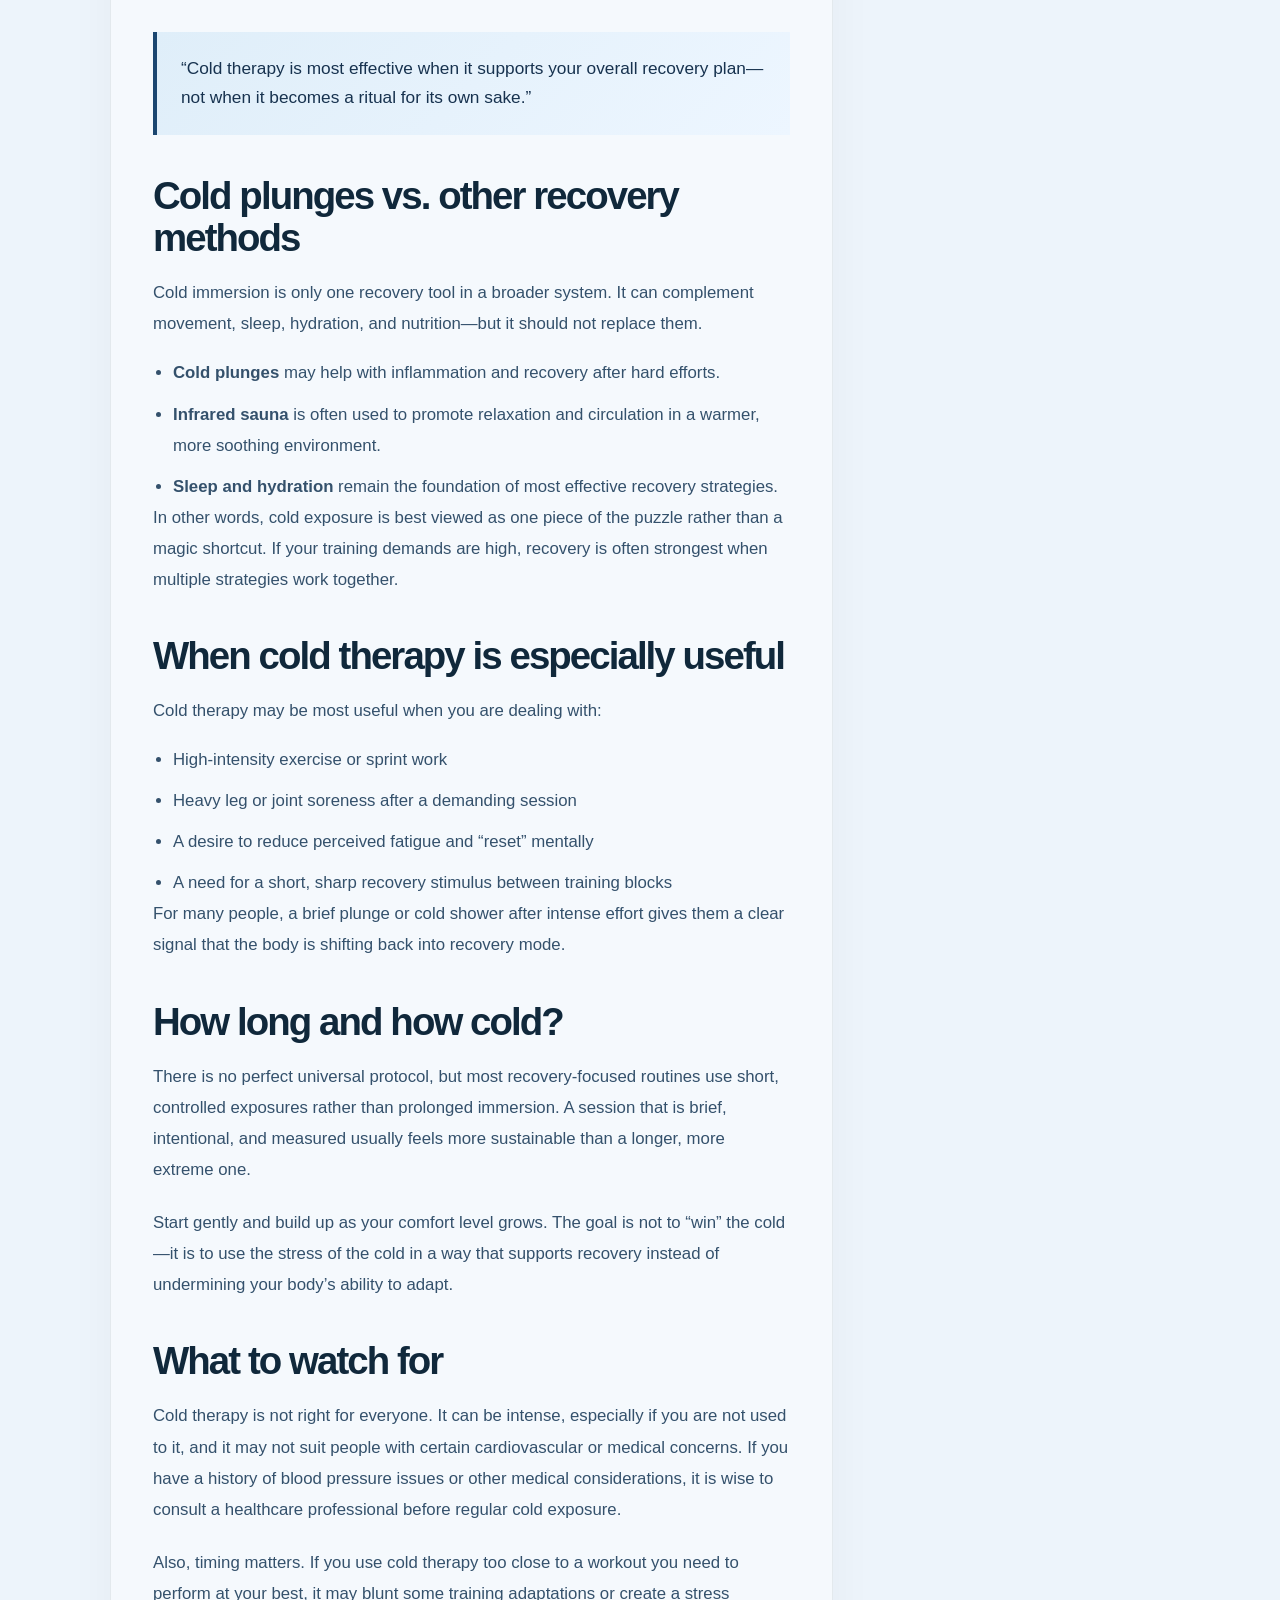
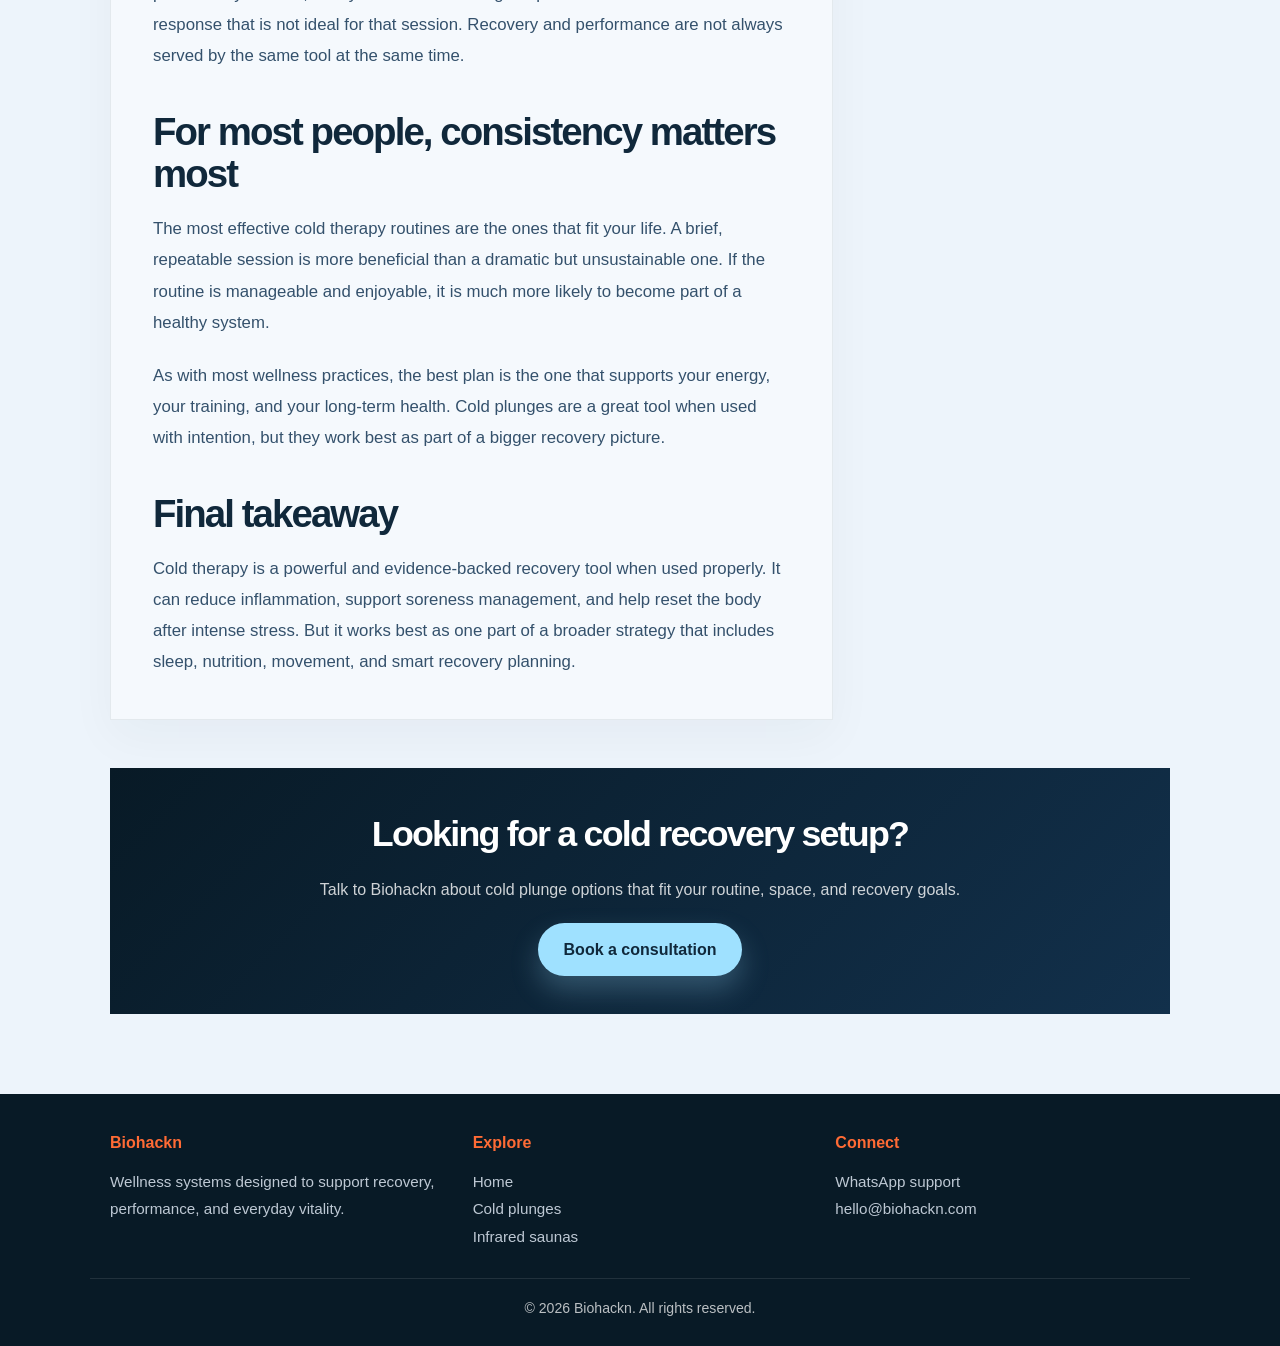
<file: blog2.html>
<!DOCTYPE html>
<html lang="en">
<head>
    <meta charset="UTF-8">
    <meta name="viewport" content="width=device-width, initial-scale=1.0">
    <meta name="description" content="Learn the science behind cold therapy, how it supports recovery, and when it may be useful in a performance or wellness routine.">
    <title>Cold Therapy: Recovery Science Explained | Biohackn</title>
    <link rel="stylesheet" href="style.css">
    <style>
        body {
            margin: 0;
            font-family: 'Segoe UI', Tahoma, Geneva, Verdana, sans-serif;
            background: #edf4fb;
            color: #10283b;
        }

        a {
            color: inherit;
            text-decoration: none;
        }

        .article-page {
            background: #edf4fb;
        }

        .container {
            width: min(1100px, calc(100% - 32px));
            margin: 0 auto;
        }

        .navbar {
            position: sticky;
            top: 0;
            z-index: 20;
            background: rgba(237, 244, 251, 0.96);
            -webkit-backdrop-filter: blur(10px);
            backdrop-filter: blur(10px);
            border-bottom: 1px solid rgba(16, 40, 59, 0.08);
        }

        .navbar .container {
            display: flex;
            align-items: center;
            justify-content: space-between;
            min-height: 74px;
            position: relative;
        }

        .logo {
            display: flex;
            align-items: center;
            gap: 12px;
            font-weight: 800;
            letter-spacing: -0.04em;
            font-size: 1.8rem;
        }

        .nav-toggle {
            display: none;
            flex-direction: column;
            justify-content: center;
            gap: 5px;
            width: 42px;
            height: 42px;
            border: 1px solid rgba(16, 40, 59, 0.12);
            border-radius: 50%;
            background: rgba(255, 255, 255, 0.35);
            cursor: pointer;
        }

        .nav-toggle span {
            display: block;
            width: 18px;
            height: 2px;
            background: #10283b;
            margin: 0 auto;
            border-radius: 999px;
        }

        .logo-img {
            width: 42px;
            height: 42px;
            border-radius: 50%;
            object-fit: cover;
        }

        .nav-menu {
            list-style: none;
            display: flex;
            align-items: center;
            gap: 26px;
            margin: 0;
            padding: 0;
        }

        .nav-menu a {
            font-size: 0.9rem;
            color: #10283b;
            transition: color 0.2s ease;
        }

        .nav-menu a:hover {
            color: #1d4d73;
        }

        .cta-button {
            background: linear-gradient(135deg, #10283b, #1b4670);
            color: #fff !important;
            padding: 12px 18px;
            border-radius: 999px;
        }

        .blog-hero {
            background: linear-gradient(135deg, rgba(7, 18, 28, 0.78), rgba(7, 18, 28, 0.32)),
                url('https://images.unsplash.com/photo-1517836357463-d25dfeac3438?auto=format&fit=crop&w=1600&q=80') center/cover no-repeat;
            color: white;
            padding: 110px 0 80px;
        }

        .eyebrow {
            text-transform: uppercase;
            letter-spacing: 0.18em;
            font-size: 0.72rem;
            font-weight: 700;
            color: #9fe1ff;
            margin-bottom: 18px;
        }

        .blog-hero h1 {
            font-size: clamp(2.6rem, 5vw, 5rem);
            line-height: 0.96;
            letter-spacing: -0.06em;
            max-width: 760px;
            margin-bottom: 18px;
        }

        .hero-meta {
            display: flex;
            flex-wrap: wrap;
            gap: 18px;
            font-size: 0.9rem;
            color: rgba(255, 255, 255, 0.82);
            margin-bottom: 22px;
        }

        .hero-intro {
            max-width: 660px;
            font-size: 1.1rem;
            line-height: 1.8;
            color: rgba(255, 255, 255, 0.86);
        }

        .article-shell {
            padding: 60px 0 80px;
        }

        .article-layout {
            display: grid;
            grid-template-columns: minmax(0, 2fr) minmax(240px, 0.8fr);
            gap: 48px;
            align-items: start;
        }

        .article-body {
            background: rgba(255, 255, 255, 0.42);
            border: 1px solid rgba(16, 40, 59, 0.08);
            padding: clamp(24px, 4vw, 42px);
            box-shadow: 0 18px 45px rgba(16, 40, 59, 0.04);
        }

        .article-body p,
        .article-body li {
            color: #34516c;
            line-height: 1.85;
            font-size: 1.05rem;
        }

        .article-body p + p {
            margin-top: 22px;
        }

        .article-body h2 {
            margin-top: 40px;
            margin-bottom: 18px;
            font-size: clamp(2rem, 3vw, 2.6rem);
            line-height: 1.1;
            letter-spacing: -0.05em;
            color: #10283b;
        }

        .article-body h3 {
            margin-top: 30px;
            margin-bottom: 12px;
            font-size: 1.28rem;
            color: #10283b;
        }

        .article-body ul {
            margin: 18px 0 0 20px;
        }

        .article-body li + li {
            margin-top: 10px;
        }

        .article-body blockquote {
            margin: 28px 0;
            padding: 22px 24px;
            background: linear-gradient(135deg, #dfeef9, #edf6ff);
            border-left: 4px solid #1b4670;
            color: #17324f;
            font-size: 1.08rem;
            line-height: 1.7;
        }

        .sidebar {
            position: sticky;
            top: 94px;
        }

        .sidebar-card {
            background: #fff;
            border: 1px solid rgba(16, 40, 59, 0.08);
            padding: 22px 20px;
            margin-bottom: 24px;
            box-shadow: 0 12px 30px rgba(16, 40, 59, 0.04);
        }

        .sidebar-card h3 {
            margin-bottom: 14px;
            font-size: 0.9rem;
            letter-spacing: 0.12em;
            text-transform: uppercase;
            color: #6f8ca5;
        }

        .checklist {
            list-style: none;
            padding: 0;
            margin: 0;
        }

        .checklist li {
            display: flex;
            align-items: flex-start;
            gap: 10px;
            font-size: 0.97rem;
            color: #274d6d;
            line-height: 1.7;
        }

        .checklist li + li {
            margin-top: 12px;
        }

        .checklist li::before {
            content: '✓';
            color: #1b4670;
            font-weight: 800;
            margin-top: 1px;
        }

        .cta-panel {
            margin-top: 48px;
            background: linear-gradient(135deg, #081a26, #12304b);
            color: white;
            padding: 38px 28px;
            text-align: center;
        }

        .cta-panel h3 {
            font-size: clamp(1.8rem, 2.8vw, 2.8rem);
            letter-spacing: -0.05em;
            margin-bottom: 12px;
        }

        .cta-panel p {
            color: rgba(255,255,255,0.8);
            margin-bottom: 20px;
            line-height: 1.7;
        }

        .btn {
            display: inline-block;
            padding: 14px 26px;
            border-radius: 999px;
            font-weight: 700;
            transition: transform 0.2s ease, box-shadow 0.2s ease;
        }

        .btn:hover {
            transform: translateY(-1px);
        }

        .btn-primary {
            background: #9fe1ff;
            color: #10283b;
            box-shadow: 0 14px 28px rgba(159, 225, 255, 0.25);
        }

        .footer {
            background: #081a26;
            color: #ebf4ff;
            padding: 36px 0 26px;
        }

        .footer-content {
            display: grid;
            grid-template-columns: repeat(3, minmax(0, 1fr));
            gap: 28px;
        }

        .footer-section h4 {
            margin-bottom: 12px;
            font-size: 1rem;
        }

        .footer-section p,
        .footer-section a {
            color: rgba(235, 244, 255, 0.8);
            line-height: 1.8;
            font-size: 0.95rem;
        }

        .footer-bottom {
            border-top: 1px solid rgba(255,255,255,0.1);
            margin-top: 28px;
            padding-top: 18px;
            text-align: center;
            color: rgba(255,255,255,0.72);
            font-size: 0.88rem;
        }

        @media (max-width: 820px) {
            .nav-menu {
                display: none;
                position: absolute;
                top: 74px;
                left: 0;
                right: 0;
                flex-direction: column;
                background: rgba(237, 244, 251, 0.98);
                border: 1px solid rgba(16, 40, 59, 0.08);
                border-radius: 14px;
                box-shadow: 0 18px 35px rgba(16, 40, 59, 0.08);
                padding: 8px 0;
                z-index: 30;
            }

            .nav-menu.active {
                display: flex;
            }

            .nav-menu a {
                display: block;
                padding: 14px 18px;
            }

            .nav-toggle {
                display: flex;
            }

            .article-layout {
                grid-template-columns: 1fr;
            }

            .sidebar {
                position: static;
            }

            .footer-content {
                grid-template-columns: 1fr;
            }
        }

        @media (max-width: 640px) {
            .navbar .container {
                flex-wrap: wrap;
                justify-content: space-between;
                padding: 10px 0;
                gap: 12px;
            }

            .blog-hero {
                padding-top: 90px;
            }

            .hero-meta {
                gap: 8px 14px;
            }
        }
    </style>
</head>
<body class="article-page">
    <nav class="navbar">
        <div class="container">
            <a href="index.html" class="logo" aria-label="Biohackn home">
                <img src="Gideon.jpg" alt="Biohackn logo" class="logo-img">
                <span>Biohackn</span>
            </a>
            <div class="nav-toggle" id="navToggle" aria-label="Open navigation" role="button" tabindex="0">
                <span></span>
                <span></span>
                <span></span>
            </div>
            <ul class="nav-menu" id="navMenu">
                <li><a href="index.html">Home</a></li>
                <li><a href="infraredSaunas.html">Infrared Saunas</a></li>
                <li><a href="coldPlunges.html">Cold Plunges</a></li>
                <li><a href="hyperbaric.html">Hyperbaric</a></li>
                <li><a href="https://wa.me/971585346954" class="cta-button">Talk to an expert</a></li>
            </ul>
        </div>
    </nav>

    <header class="blog-hero">
        <div class="container">
            <p class="eyebrow">Recovery science</p>
            <h1>Cold Therapy: Recovery Science Explained</h1>
            <div class="hero-meta">
                <span>By Biohackn</span>
                <span>•</span>
                <span>5 min read</span>
                <span>•</span>
                <span>Updated 2026</span>
            </div>
            <p class="hero-intro">Cold therapy is one of the most studied recovery tools in modern wellness. It can reduce inflammation, help with soreness, and sharpen your sense of reset after hard training or intense physical stress.</p>
        </div>
    </header>

    <main class="article-shell">
        <div class="container article-layout">
            <article class="article-body">
                <p>Cold exposure has become a familiar ritual in high-performance circles, from ice baths and cold plunges to post-workout recovery routines. It is simple, effective, and surprisingly powerful when used with intention.</p>

                <p>At its core, cold therapy triggers a physiological response that can reduce local tissue temperature, slow metabolic activity, and temporarily lower blood flow to the area being exposed to cold. That response is why it is often used to manage post-exercise inflammation and soreness.</p>

                <h2>Why it works</h2>
                <p>When the body is stressed by hard training, inflammation and microtrauma are common. Cold exposure can help reduce some of that inflammatory cascade by narrowing blood vessels and lowering tissue temperature. This may provide a short-term recovery benefit, especially after strenuous sessions.</p>

                <p>It can also help your nervous system shift out of a high-alert state. Many people report feeling mentally re-centered and physically “reset” after a brief cold immersion. That sensation is part of why cold therapy is often used as a recovery ritual—not just a physical intervention.</p>

                <h2>What the science says</h2>
                <p>Research on cold therapy suggests it can be useful for reducing perceived soreness, particularly in the hours after intense exercise. Some athletes also use it to manage swelling or to support a performance recovery routine between training sessions.</p>

                <p>That said, the benefits are not universal. Cold therapy is not a cure-all. It can be extremely helpful when used strategically, but it is not automatically the best option for every training goal or every type of stress.</p>

                <blockquote>“Cold therapy is most effective when it supports your overall recovery plan—not when it becomes a ritual for its own sake.”</blockquote>

                <h2>Cold plunges vs. other recovery methods</h2>
                <p>Cold immersion is only one recovery tool in a broader system. It can complement movement, sleep, hydration, and nutrition—but it should not replace them.</p>

                <ul>
                    <li><strong>Cold plunges</strong> may help with inflammation and recovery after hard efforts.</li>
                    <li><strong>Infrared sauna</strong> is often used to promote relaxation and circulation in a warmer, more soothing environment.</li>
                    <li><strong>Sleep and hydration</strong> remain the foundation of most effective recovery strategies.</li>
                </ul>

                <p>In other words, cold exposure is best viewed as one piece of the puzzle rather than a magic shortcut. If your training demands are high, recovery is often strongest when multiple strategies work together.</p>

                <h2>When cold therapy is especially useful</h2>
                <p>Cold therapy may be most useful when you are dealing with:</p>

                <ul>
                    <li>High-intensity exercise or sprint work</li>
                    <li>Heavy leg or joint soreness after a demanding session</li>
                    <li>A desire to reduce perceived fatigue and “reset” mentally</li>
                    <li>A need for a short, sharp recovery stimulus between training blocks</li>
                </ul>

                <p>For many people, a brief plunge or cold shower after intense effort gives them a clear signal that the body is shifting back into recovery mode.</p>

                <h2>How long and how cold?</h2>
                <p>There is no perfect universal protocol, but most recovery-focused routines use short, controlled exposures rather than prolonged immersion. A session that is brief, intentional, and measured usually feels more sustainable than a longer, more extreme one.</p>

                <p>Start gently and build up as your comfort level grows. The goal is not to “win” the cold—it is to use the stress of the cold in a way that supports recovery instead of undermining your body’s ability to adapt.</p>

                <h2>What to watch for</h2>
                <p>Cold therapy is not right for everyone. It can be intense, especially if you are not used to it, and it may not suit people with certain cardiovascular or medical concerns. If you have a history of blood pressure issues or other medical considerations, it is wise to consult a healthcare professional before regular cold exposure.</p>

                <p>Also, timing matters. If you use cold therapy too close to a workout you need to perform at your best, it may blunt some training adaptations or create a stress response that is not ideal for that session. Recovery and performance are not always served by the same tool at the same time.</p>

                <h2>For most people, consistency matters most</h2>
                <p>The most effective cold therapy routines are the ones that fit your life. A brief, repeatable session is more beneficial than a dramatic but unsustainable one. If the routine is manageable and enjoyable, it is much more likely to become part of a healthy system.</p>

                <p>As with most wellness practices, the best plan is the one that supports your energy, your training, and your long-term health. Cold plunges are a great tool when used with intention, but they work best as part of a bigger recovery picture.</p>

                <h2>Final takeaway</h2>
                <p>Cold therapy is a powerful and evidence-backed recovery tool when used properly. It can reduce inflammation, support soreness management, and help reset the body after intense stress. But it works best as one part of a broader strategy that includes sleep, nutrition, movement, and smart recovery planning.</p>
            </article>

            <aside class="sidebar">
                <div class="sidebar-card">
                    <h3>Key takeaways</h3>
                    <ul class="checklist">
                        <li>Cold reduces inflammation and perceived soreness</li>
                        <li>Short, controlled sessions tend to work best</li>
                        <li>It is strongest when paired with sleep and recovery habits</li>
                        <li>Not every athlete benefits from the same exposure pattern</li>
                    </ul>
                </div>

                <div class="sidebar-card">
                    <h3>Best for</h3>
                    <ul class="checklist">
                        <li>Post-training recovery</li>
                        <li>Reducing soreness and fatigue</li>
                        <li>Resetting after intense effort</li>
                        <li>Creating a consistent wellness ritual</li>
                    </ul>
                </div>
            </aside>
        </div>

        <div class="container">
            <div class="cta-panel">
                <h3>Looking for a cold recovery setup?</h3>
                <p>Talk to Biohackn about cold plunge options that fit your routine, space, and recovery goals.</p>
                <a href="https://wa.me/971585346954" class="btn btn-primary">Book a consultation</a>
            </div>
        </div>
    </main>

    <footer class="footer">
        <div class="container footer-content">
            <div class="footer-section">
                <h4>Biohackn</h4>
                <p>Wellness systems designed to support recovery, performance, and everyday vitality.</p>
            </div>
            <div class="footer-section">
                <h4>Explore</h4>
                <p><a href="index.html">Home</a></p>
                <p><a href="coldPlunges.html">Cold plunges</a></p>
                <p><a href="infraredSaunas.html">Infrared saunas</a></p>
            </div>
            <div class="footer-section">
                <h4>Connect</h4>
                <p><a href="https://wa.me/971585346954">WhatsApp support</a></p>
                <p><a href="mailto:hello@biohackn.com">hello@biohackn.com</a></p>
            </div>
        </div>
        <div class="container footer-bottom">
            &copy; 2026 Biohackn. All rights reserved.
        </div>
    </footer>
    <script src="script.js"></script>
</body>
</html>
</file>
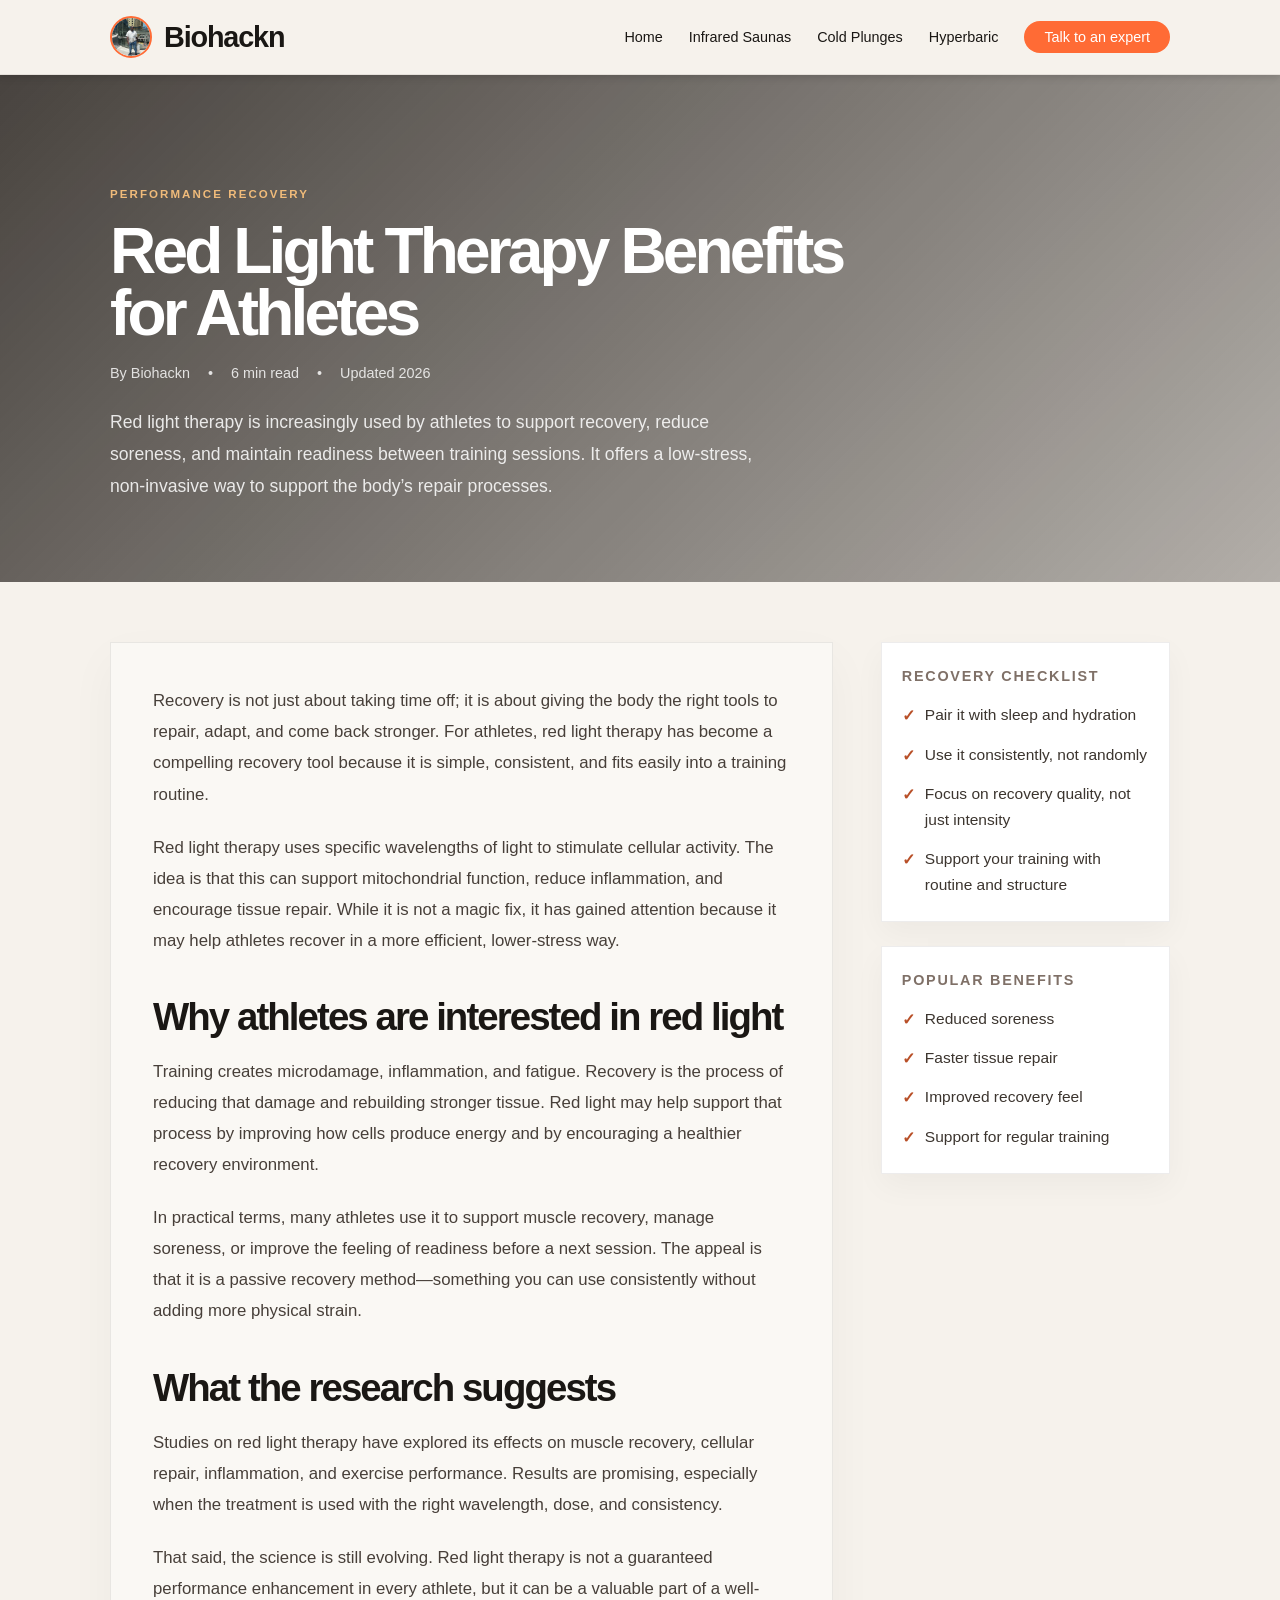
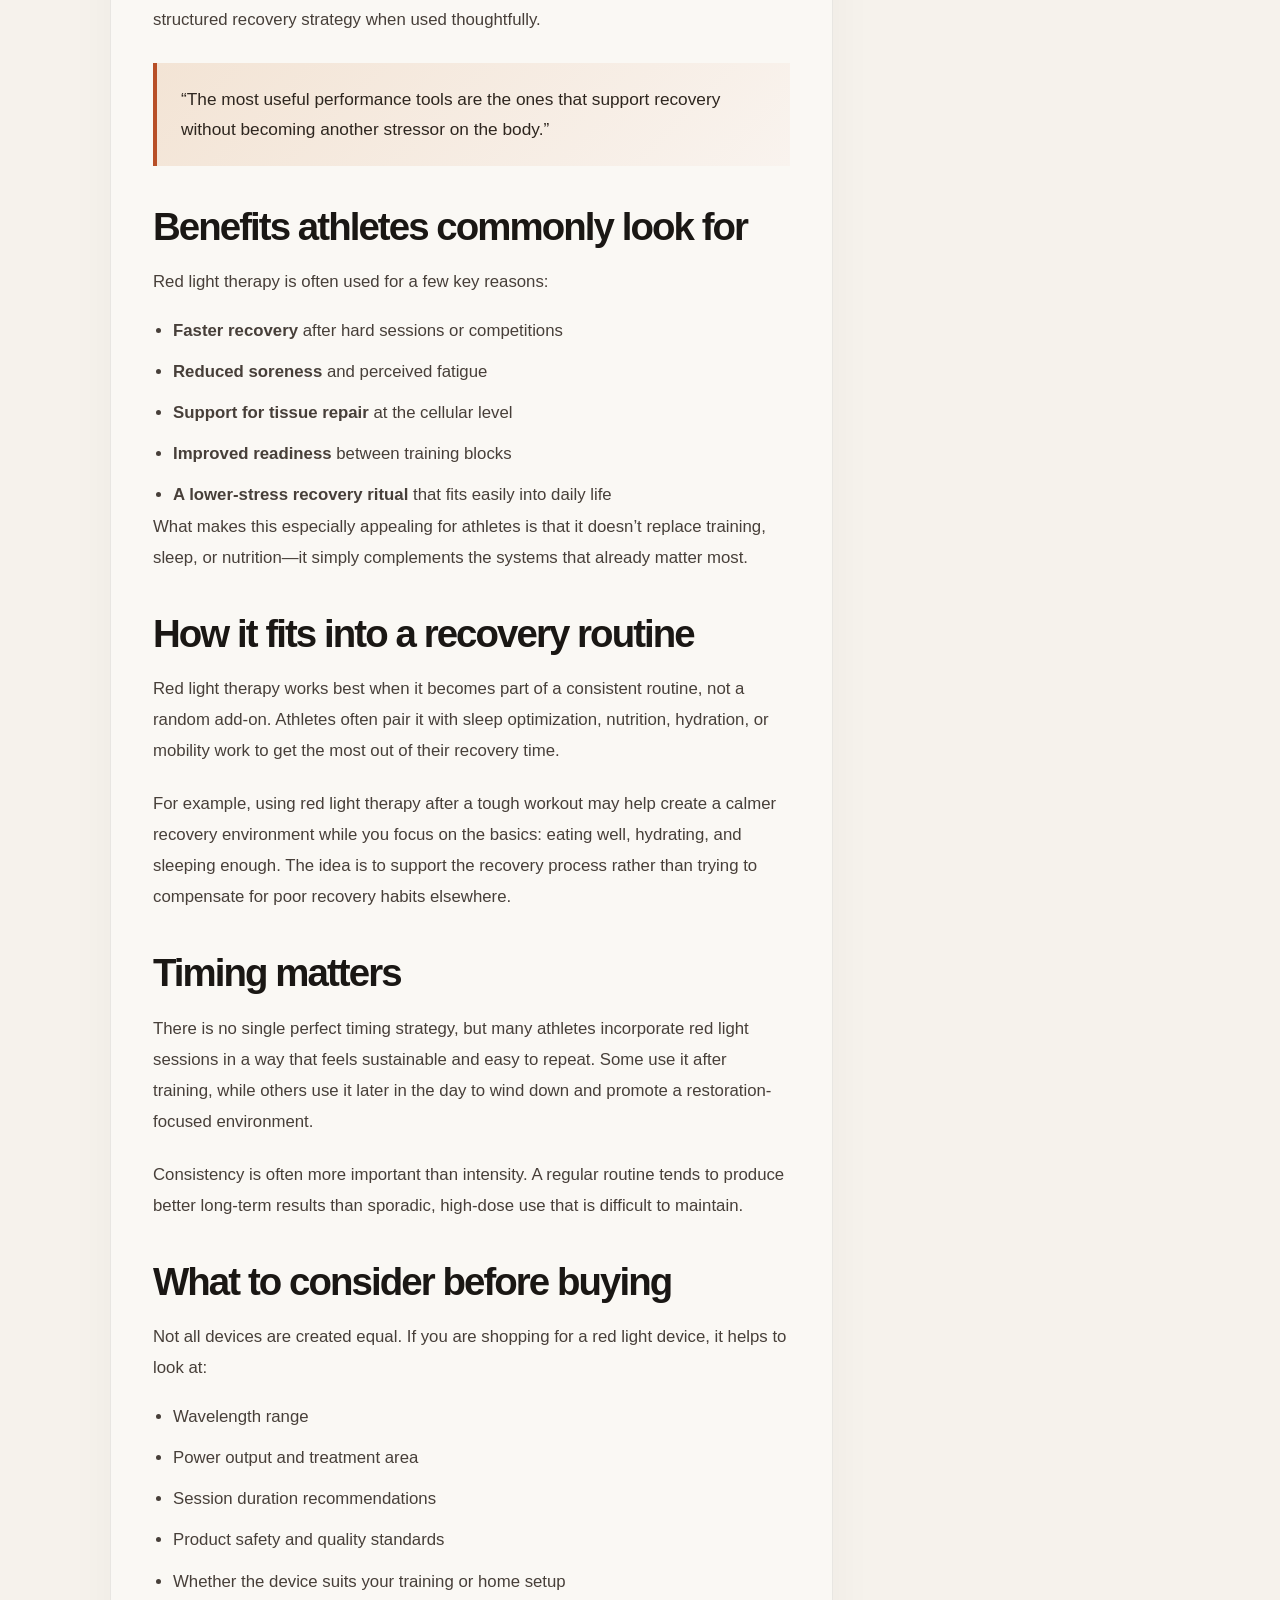
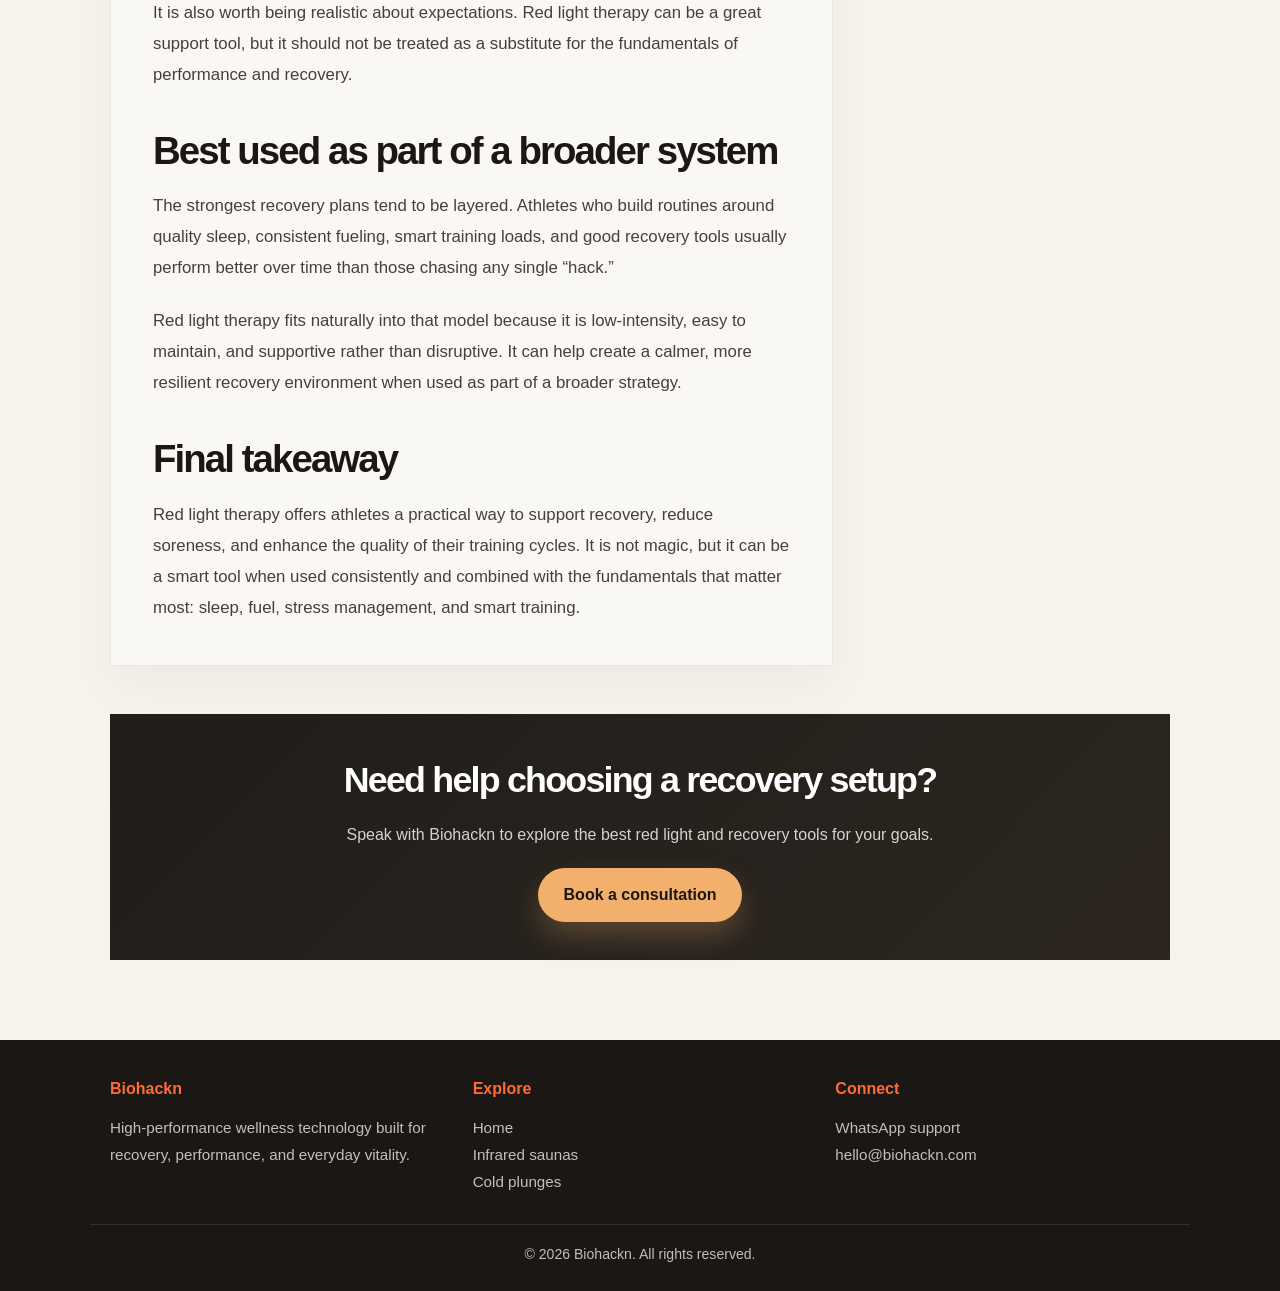
<file: blog3.html>
<!DOCTYPE html>
<html lang="en">
<head>
    <meta charset="UTF-8">
    <meta name="viewport" content="width=device-width, initial-scale=1.0">
    <meta name="description" content="Discover the benefits of red light therapy for athletes, from recovery and performance support to post-training cellular repair.">
    <title>Red Light Therapy Benefits for Athletes | Biohackn</title>
    <link rel="stylesheet" href="style.css">
    <style>
        body {
            margin: 0;
            font-family: 'Segoe UI', Tahoma, Geneva, Verdana, sans-serif;
            background: #f6f2ec;
            color: #1a1714;
        }

        a {
            color: inherit;
            text-decoration: none;
        }

        .article-page {
            background: #f6f2ec;
        }

        .container {
            width: min(1100px, calc(100% - 32px));
            margin: 0 auto;
        }

        .navbar {
            position: sticky;
            top: 0;
            z-index: 20;
            background: rgba(246, 242, 236, 0.96);
            -webkit-backdrop-filter: blur(10px);
            backdrop-filter: blur(10px);
            border-bottom: 1px solid rgba(26, 23, 20, 0.08);
        }

        .navbar .container {
            display: flex;
            align-items: center;
            justify-content: space-between;
            min-height: 74px;
            position: relative;
        }

        .logo {
            display: flex;
            align-items: center;
            gap: 12px;
            font-weight: 800;
            letter-spacing: -0.04em;
            font-size: 1.8rem;
        }

        .logo-img {
            width: 42px;
            height: 42px;
            border-radius: 50%;
            object-fit: cover;
        }

        .nav-menu {
            list-style: none;
            display: flex;
            align-items: center;
            gap: 26px;
            margin: 0;
            padding: 0;
        }

        .nav-menu a {
            font-size: 0.9rem;
            color: #1a1714;
            transition: color 0.2s ease;
        }

        .nav-menu a:hover {
            color: #b84f27;
        }

        .cta-button {
            background: #1a1714;
            color: #fff !important;
            padding: 12px 18px;
            border-radius: 999px;
        }

        .nav-toggle {
            display: none;
            flex-direction: column;
            justify-content: center;
            gap: 5px;
            width: 42px;
            height: 42px;
            border: 1px solid rgba(26, 23, 20, 0.12);
            border-radius: 50%;
            background: rgba(255, 255, 255, 0.4);
            cursor: pointer;
        }

        .nav-toggle span {
            display: block;
            width: 18px;
            height: 2px;
            background: #1a1714;
            margin: 0 auto;
            border-radius: 999px;
        }

        .blog-hero {
            background: linear-gradient(135deg, rgba(23, 18, 14, 0.78), rgba(23, 18, 14, 0.3)),
                url('https://images.unsplash.com/photo-1526506118085-60ce8714f8c5?auto=format&fit=crop&w=1600&q=80') center/cover no-repeat;
            color: white;
            padding: 110px 0 80px;
        }

        .eyebrow {
            text-transform: uppercase;
            letter-spacing: 0.18em;
            font-size: 0.72rem;
            font-weight: 700;
            color: #f0bb7a;
            margin-bottom: 18px;
        }

        .blog-hero h1 {
            font-size: clamp(2.6rem, 5vw, 5rem);
            line-height: 0.96;
            letter-spacing: -0.06em;
            max-width: 760px;
            margin-bottom: 18px;
        }

        .hero-meta {
            display: flex;
            flex-wrap: wrap;
            gap: 18px;
            font-size: 0.9rem;
            color: rgba(255, 255, 255, 0.82);
            margin-bottom: 22px;
        }

        .hero-intro {
            max-width: 660px;
            font-size: 1.1rem;
            line-height: 1.8;
            color: rgba(255, 255, 255, 0.86);
        }

        .article-shell {
            padding: 60px 0 80px;
        }

        .article-layout {
            display: grid;
            grid-template-columns: minmax(0, 2fr) minmax(240px, 0.8fr);
            gap: 48px;
            align-items: start;
        }

        .article-body {
            background: rgba(255, 255, 255, 0.42);
            border: 1px solid rgba(26, 23, 20, 0.08);
            padding: clamp(24px, 4vw, 42px);
            box-shadow: 0 18px 45px rgba(26, 23, 20, 0.04);
        }

        .article-body p,
        .article-body li {
            color: #473f39;
            line-height: 1.85;
            font-size: 1.05rem;
        }

        .article-body p + p {
            margin-top: 22px;
        }

        .article-body h2 {
            margin-top: 40px;
            margin-bottom: 18px;
            font-size: clamp(2rem, 3vw, 2.6rem);
            line-height: 1.1;
            letter-spacing: -0.05em;
            color: #1a1714;
        }

        .article-body h3 {
            margin-top: 30px;
            margin-bottom: 12px;
            font-size: 1.28rem;
            color: #1a1714;
        }

        .article-body ul {
            margin: 18px 0 0 20px;
        }

        .article-body li + li {
            margin-top: 10px;
        }

        .article-body blockquote {
            margin: 28px 0;
            padding: 22px 24px;
            background: linear-gradient(135deg, #f3e4d5, #f9f3ee);
            border-left: 4px solid #b84f27;
            color: #2e261f;
            font-size: 1.08rem;
            line-height: 1.7;
        }

        .sidebar {
            position: sticky;
            top: 94px;
        }

        .sidebar-card {
            background: #fff;
            border: 1px solid rgba(26, 23, 20, 0.08);
            padding: 22px 20px;
            margin-bottom: 24px;
            box-shadow: 0 12px 30px rgba(26, 23, 20, 0.04);
        }

        .sidebar-card h3 {
            margin-bottom: 14px;
            font-size: 0.9rem;
            letter-spacing: 0.12em;
            text-transform: uppercase;
            color: #7f7067;
        }

        .checklist {
            list-style: none;
            padding: 0;
            margin: 0;
        }

        .checklist li {
            display: flex;
            align-items: flex-start;
            gap: 10px;
            font-size: 0.97rem;
            color: #3c352f;
            line-height: 1.7;
        }

        .checklist li + li {
            margin-top: 12px;
        }

        .checklist li::before {
            content: '✓';
            color: #b84f27;
            font-weight: 800;
            margin-top: 1px;
        }

        .cta-panel {
            margin-top: 48px;
            background: linear-gradient(135deg, #201d1a, #2c261f);
            color: white;
            padding: 38px 28px;
            text-align: center;
        }

        .cta-panel h3 {
            font-size: clamp(1.8rem, 2.8vw, 2.8rem);
            letter-spacing: -0.05em;
            margin-bottom: 12px;
        }

        .cta-panel p {
            color: rgba(255,255,255,0.8);
            margin-bottom: 20px;
            line-height: 1.7;
        }

        .btn {
            display: inline-block;
            padding: 14px 26px;
            border-radius: 999px;
            font-weight: 700;
            transition: transform 0.2s ease, box-shadow 0.2s ease;
        }

        .btn:hover {
            transform: translateY(-1px);
        }

        .btn-primary {
            background: #f3b06c;
            color: #1a1714;
            box-shadow: 0 14px 28px rgba(243, 176, 108, 0.25);
        }

        .footer {
            background: #1a1714;
            color: #eeebe6;
            padding: 36px 0 26px;
        }

        .footer-content {
            display: grid;
            grid-template-columns: repeat(3, minmax(0, 1fr));
            gap: 28px;
        }

        .footer-section h4 {
            margin-bottom: 12px;
            font-size: 1rem;
        }

        .footer-section p,
        .footer-section a {
            color: rgba(238, 235, 230, 0.8);
            line-height: 1.8;
            font-size: 0.95rem;
        }

        .footer-bottom {
            border-top: 1px solid rgba(255,255,255,0.1);
            margin-top: 28px;
            padding-top: 18px;
            text-align: center;
            color: rgba(255,255,255,0.72);
            font-size: 0.88rem;
        }

        @media (max-width: 820px) {
            .nav-menu {
                display: none;
                position: absolute;
                top: 74px;
                left: 0;
                right: 0;
                flex-direction: column;
                background: rgba(246, 242, 236, 0.98);
                border: 1px solid rgba(26, 23, 20, 0.08);
                border-radius: 14px;
                box-shadow: 0 18px 35px rgba(26, 23, 20, 0.08);
                padding: 8px 0;
                z-index: 30;
            }

            .nav-menu.active {
                display: flex;
            }

            .nav-menu a {
                display: block;
                padding: 14px 18px;
            }

            .nav-toggle {
                display: flex;
            }

            .article-layout {
                grid-template-columns: 1fr;
            }

            .sidebar {
                position: static;
            }

            .footer-content {
                grid-template-columns: 1fr;
            }
        }

        @media (max-width: 640px) {
            .navbar .container {
                flex-wrap: wrap;
                justify-content: space-between;
                padding: 10px 0;
                gap: 12px;
            }

            .blog-hero {
                padding-top: 90px;
            }

            .hero-meta {
                gap: 8px 14px;
            }
        }
    </style>
</head>
<body class="article-page">
    <nav class="navbar">
        <div class="container">
            <a href="index.html" class="logo" aria-label="Biohackn home">
                <img src="Gideon.jpg" alt="Biohackn logo" class="logo-img">
                <span>Biohackn</span>
            </a>
            <div class="nav-toggle" id="navToggle" aria-label="Open navigation" role="button" tabindex="0">
                <span></span>
                <span></span>
                <span></span>
            </div>
            <ul class="nav-menu" id="navMenu">
                <li><a href="index.html">Home</a></li>
                <li><a href="infraredSaunas.html">Infrared Saunas</a></li>
                <li><a href="coldPlunges.html">Cold Plunges</a></li>
                <li><a href="hyperbaric.html">Hyperbaric</a></li>
                <li><a href="https://wa.me/971585346954" class="cta-button">Talk to an expert</a></li>
            </ul>
        </div>
    </nav>

    <header class="blog-hero">
        <div class="container">
            <p class="eyebrow">Performance recovery</p>
            <h1>Red Light Therapy Benefits for Athletes</h1>
            <div class="hero-meta">
                <span>By Biohackn</span>
                <span>•</span>
                <span>6 min read</span>
                <span>•</span>
                <span>Updated 2026</span>
            </div>
            <p class="hero-intro">Red light therapy is increasingly used by athletes to support recovery, reduce soreness, and maintain readiness between training sessions. It offers a low-stress, non-invasive way to support the body’s repair processes.</p>
        </div>
    </header>

    <main class="article-shell">
        <div class="container article-layout">
            <article class="article-body">
                <p>Recovery is not just about taking time off; it is about giving the body the right tools to repair, adapt, and come back stronger. For athletes, red light therapy has become a compelling recovery tool because it is simple, consistent, and fits easily into a training routine.</p>

                <p>Red light therapy uses specific wavelengths of light to stimulate cellular activity. The idea is that this can support mitochondrial function, reduce inflammation, and encourage tissue repair. While it is not a magic fix, it has gained attention because it may help athletes recover in a more efficient, lower-stress way.</p>

                <h2>Why athletes are interested in red light</h2>
                <p>Training creates microdamage, inflammation, and fatigue. Recovery is the process of reducing that damage and rebuilding stronger tissue. Red light may help support that process by improving how cells produce energy and by encouraging a healthier recovery environment.</p>

                <p>In practical terms, many athletes use it to support muscle recovery, manage soreness, or improve the feeling of readiness before a next session. The appeal is that it is a passive recovery method—something you can use consistently without adding more physical strain.</p>

                <h2>What the research suggests</h2>
                <p>Studies on red light therapy have explored its effects on muscle recovery, cellular repair, inflammation, and exercise performance. Results are promising, especially when the treatment is used with the right wavelength, dose, and consistency.</p>

                <p>That said, the science is still evolving. Red light therapy is not a guaranteed performance enhancement in every athlete, but it can be a valuable part of a well-structured recovery strategy when used thoughtfully.</p>

                <blockquote>“The most useful performance tools are the ones that support recovery without becoming another stressor on the body.”</blockquote>

                <h2>Benefits athletes commonly look for</h2>
                <p>Red light therapy is often used for a few key reasons:</p>

                <ul>
                    <li><strong>Faster recovery</strong> after hard sessions or competitions</li>
                    <li><strong>Reduced soreness</strong> and perceived fatigue</li>
                    <li><strong>Support for tissue repair</strong> at the cellular level</li>
                    <li><strong>Improved readiness</strong> between training blocks</li>
                    <li><strong>A lower-stress recovery ritual</strong> that fits easily into daily life</li>
                </ul>

                <p>What makes this especially appealing for athletes is that it doesn’t replace training, sleep, or nutrition—it simply complements the systems that already matter most.</p>

                <h2>How it fits into a recovery routine</h2>
                <p>Red light therapy works best when it becomes part of a consistent routine, not a random add-on. Athletes often pair it with sleep optimization, nutrition, hydration, or mobility work to get the most out of their recovery time.</p>

                <p>For example, using red light therapy after a tough workout may help create a calmer recovery environment while you focus on the basics: eating well, hydrating, and sleeping enough. The idea is to support the recovery process rather than trying to compensate for poor recovery habits elsewhere.</p>

                <h2>Timing matters</h2>
                <p>There is no single perfect timing strategy, but many athletes incorporate red light sessions in a way that feels sustainable and easy to repeat. Some use it after training, while others use it later in the day to wind down and promote a restoration-focused environment.</p>

                <p>Consistency is often more important than intensity. A regular routine tends to produce better long-term results than sporadic, high-dose use that is difficult to maintain.</p>

                <h2>What to consider before buying</h2>
                <p>Not all devices are created equal. If you are shopping for a red light device, it helps to look at:</p>

                <ul>
                    <li>Wavelength range</li>
                    <li>Power output and treatment area</li>
                    <li>Session duration recommendations</li>
                    <li>Product safety and quality standards</li>
                    <li>Whether the device suits your training or home setup</li>
                </ul>

                <p>It is also worth being realistic about expectations. Red light therapy can be a great support tool, but it should not be treated as a substitute for the fundamentals of performance and recovery.</p>

                <h2>Best used as part of a broader system</h2>
                <p>The strongest recovery plans tend to be layered. Athletes who build routines around quality sleep, consistent fueling, smart training loads, and good recovery tools usually perform better over time than those chasing any single “hack.”</p>

                <p>Red light therapy fits naturally into that model because it is low-intensity, easy to maintain, and supportive rather than disruptive. It can help create a calmer, more resilient recovery environment when used as part of a broader strategy.</p>

                <h2>Final takeaway</h2>
                <p>Red light therapy offers athletes a practical way to support recovery, reduce soreness, and enhance the quality of their training cycles. It is not magic, but it can be a smart tool when used consistently and combined with the fundamentals that matter most: sleep, fuel, stress management, and smart training.</p>
            </article>

            <aside class="sidebar">
                <div class="sidebar-card">
                    <h3>Recovery checklist</h3>
                    <ul class="checklist">
                        <li>Pair it with sleep and hydration</li>
                        <li>Use it consistently, not randomly</li>
                        <li>Focus on recovery quality, not just intensity</li>
                        <li>Support your training with routine and structure</li>
                    </ul>
                </div>

                <div class="sidebar-card">
                    <h3>Popular benefits</h3>
                    <ul class="checklist">
                        <li>Reduced soreness</li>
                        <li>Faster tissue repair</li>
                        <li>Improved recovery feel</li>
                        <li>Support for regular training</li>
                    </ul>
                </div>
            </aside>
        </div>

        <div class="container">
            <div class="cta-panel">
                <h3>Need help choosing a recovery setup?</h3>
                <p>Speak with Biohackn to explore the best red light and recovery tools for your goals.</p>
                <a href="https://wa.me/971585346954" class="btn btn-primary">Book a consultation</a>
            </div>
        </div>
    </main>

    <footer class="footer">
        <div class="container footer-content">
            <div class="footer-section">
                <h4>Biohackn</h4>
                <p>High-performance wellness technology built for recovery, performance, and everyday vitality.</p>
            </div>
            <div class="footer-section">
                <h4>Explore</h4>
                <p><a href="index.html">Home</a></p>
                <p><a href="infraredSaunas.html">Infrared saunas</a></p>
                <p><a href="coldPlunges.html">Cold plunges</a></p>
            </div>
            <div class="footer-section">
                <h4>Connect</h4>
                <p><a href="https://wa.me/971585346954">WhatsApp support</a></p>
                <p><a href="mailto:hello@biohackn.com">hello@biohackn.com</a></p>
            </div>
        </div>
        <div class="container footer-bottom">
            &copy; 2026 Biohackn. All rights reserved.
        </div>
    </footer>
    <script src="script.js"></script>
</body>
</html>
</file>
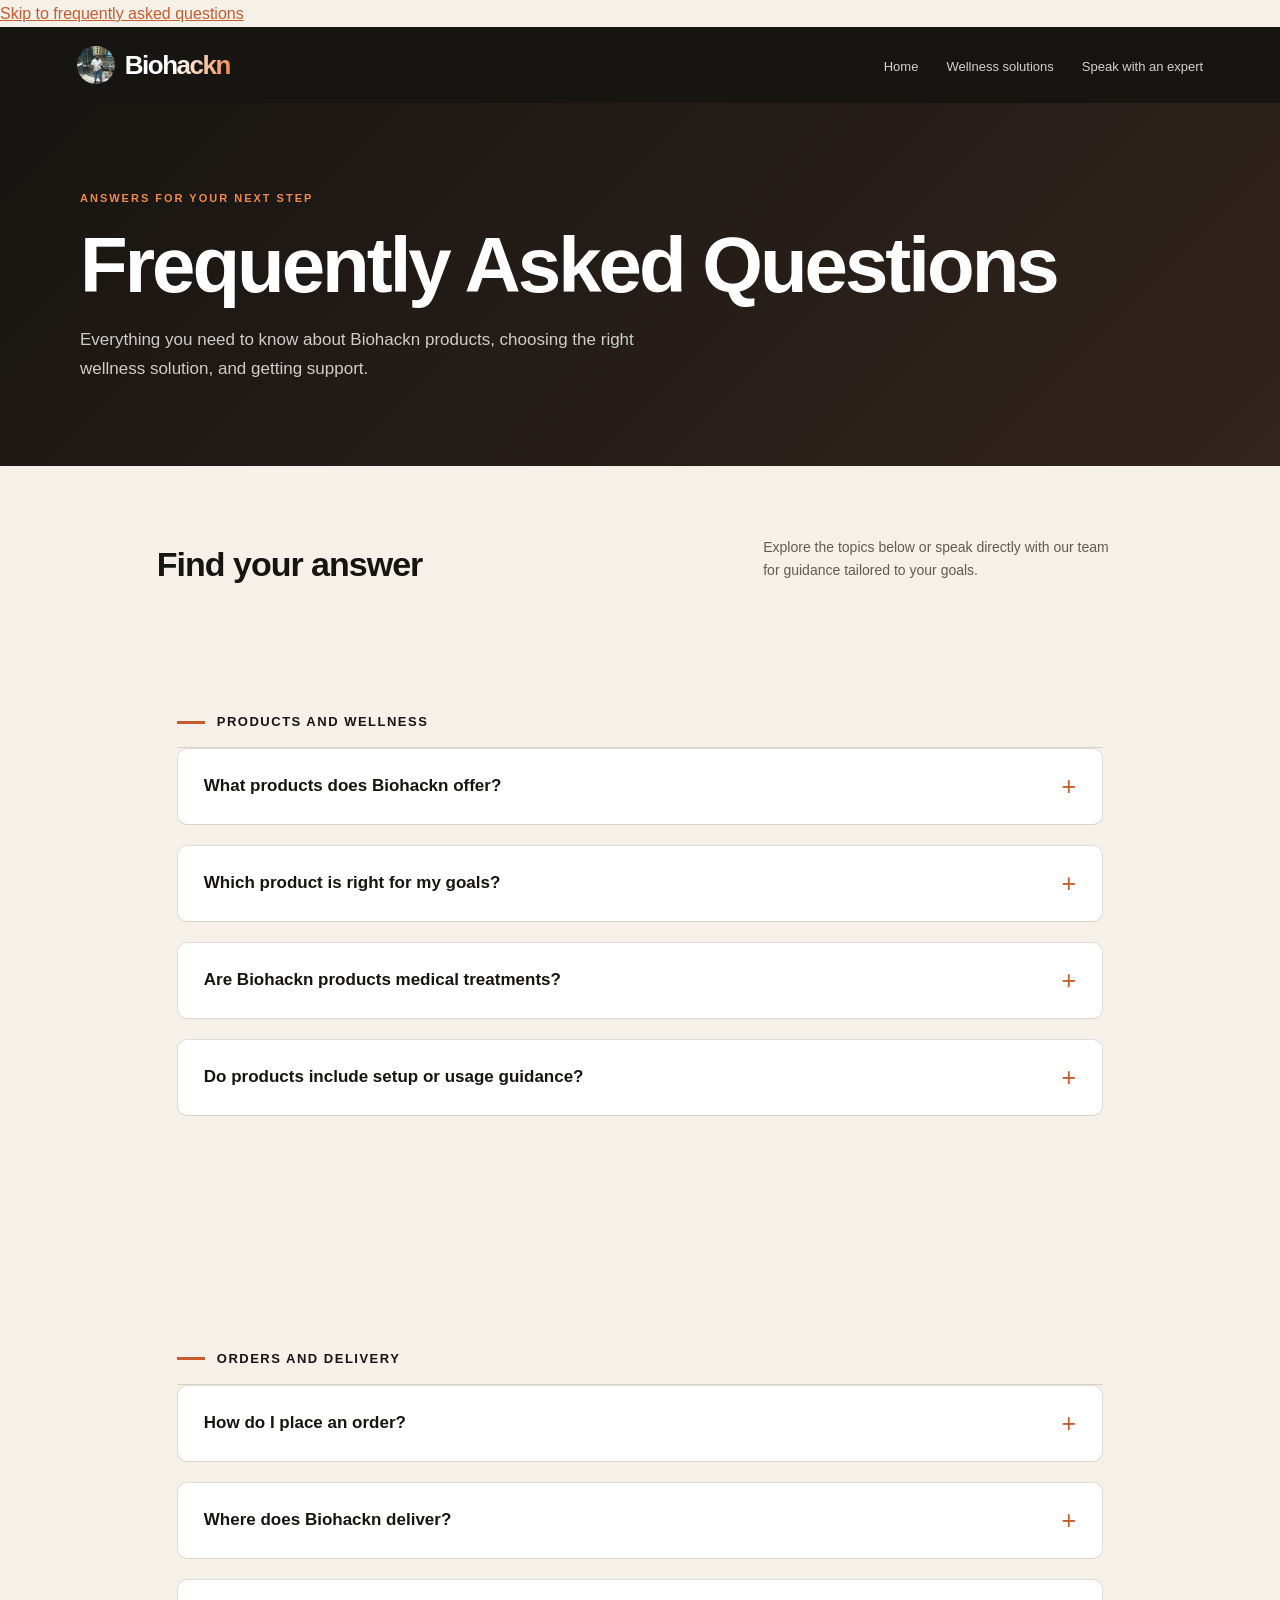
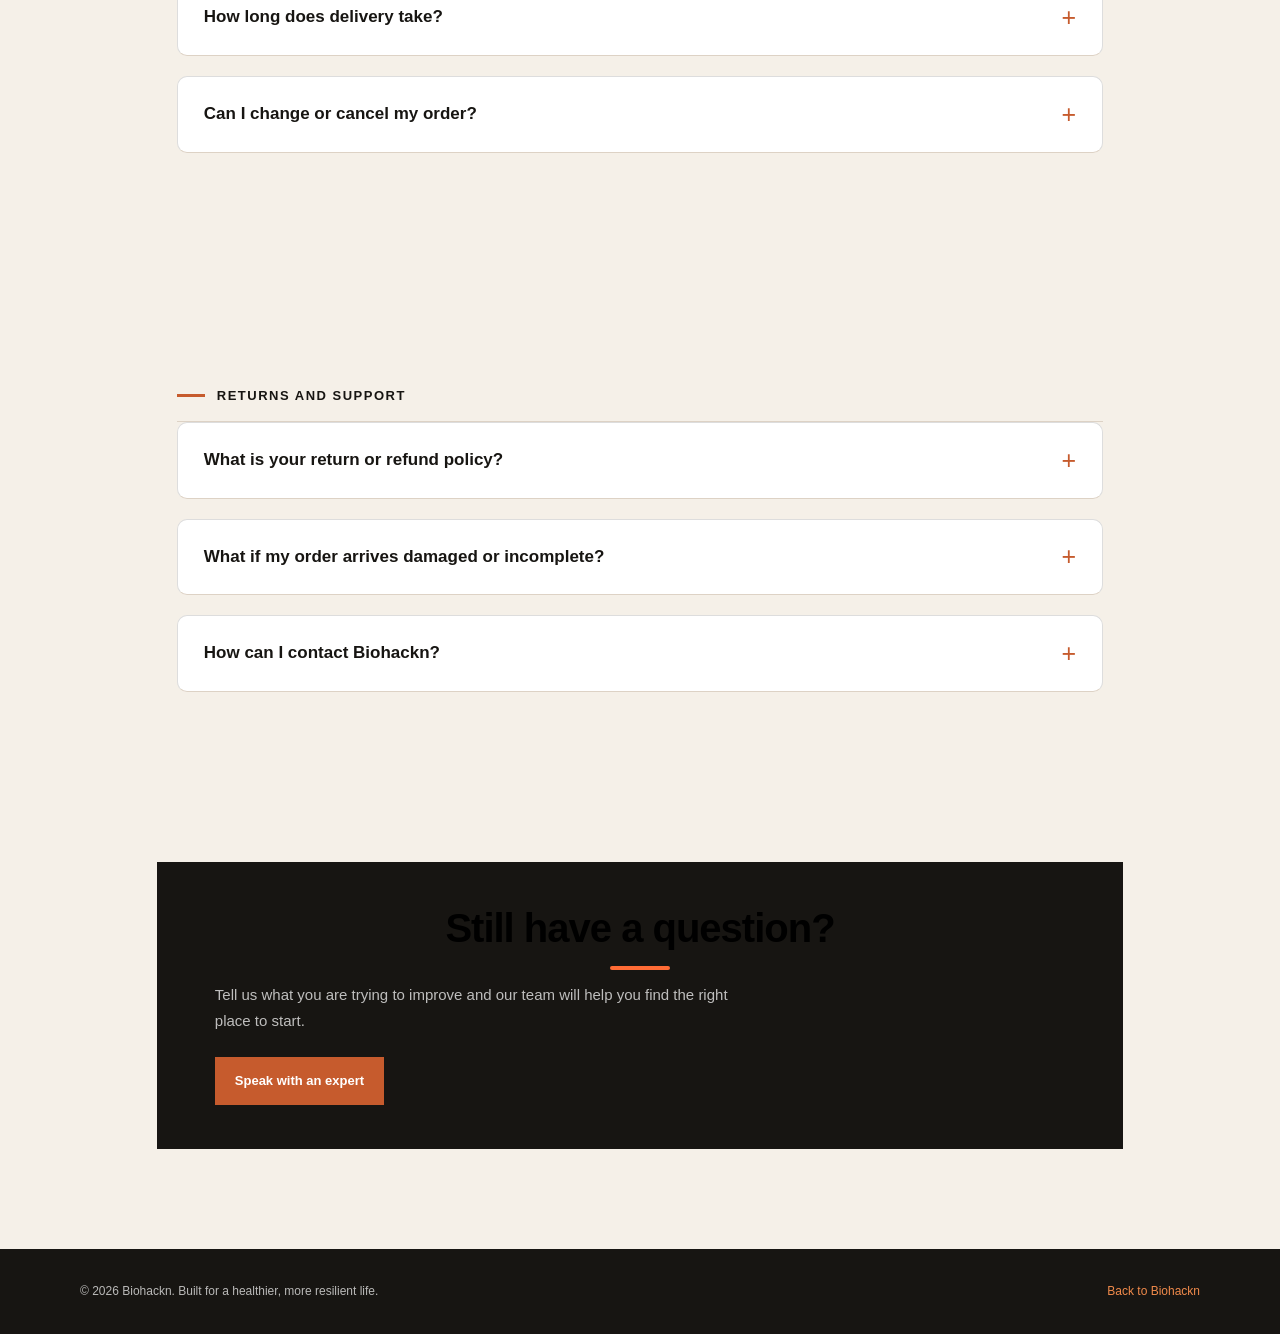
<file: faq.html>
<!DOCTYPE html>
<html lang="en">
<head>
    <meta charset="UTF-8">
    <meta name="viewport" content="width=device-width, initial-scale=1.0">
    <meta name="description" content="Frequently asked questions about Biohackn products, wellness solutions, delivery, support, and ordering.">
    <title>Frequently Asked Questions | Biohackn</title>
    <link rel="stylesheet" href="style.css">
    <style>
        :root {
            --faq-ink: #171512;
            --faq-muted: #625b54;
            --faq-paper: #f5f0e8;
            --faq-panel: #ffffff;
            --faq-line: #ddd2c5;
            --faq-orange: #c65b2d;
            --faq-deep: #171512;
        }

        .faq-page {
            background: var(--faq-paper);
            color: var(--faq-ink);
            font-family: "Avenir Next", Avenir, "Segoe UI", sans-serif;
            line-height: 1.7;
        }

        .faq-page a { color: var(--faq-orange); }
        .faq-page .faq-nav {
            align-items: center;
            background: var(--faq-deep);
            color: white;
            display: flex;
            justify-content: space-between;
            min-height: 76px;
            padding: 0 6vw;
        }

        .faq-brand { align-items: center; display: inline-flex; gap: 10px; text-decoration: none; }
        .faq-brand img { border-radius: 50%; height: 38px; object-fit: cover; width: 38px; }
        .faq-brand-name { background: linear-gradient(105deg, #ffffff 0%, #ffffff 48%, #f08a4b 100%); color: white; font-size: 26px; font-weight: 800; letter-spacing: -1.5px; line-height: 1; -webkit-background-clip: text; background-clip: text; -webkit-text-fill-color: transparent; }
        .faq-nav-links { display: flex; gap: 28px; list-style: none; margin: 0; padding: 0; }
        .faq-nav-links a { color: rgba(255,255,255,.8); font-size: 13px; text-decoration: none; }
        .faq-nav-links a:hover { color: #f08a4b; }

        .faq-hero { background: linear-gradient(135deg, #171512, #33241d); color: white; padding: 86px 6vw 82px; }
        .faq-hero-inner { margin: 0 auto; max-width: 1120px; }
        .faq-kicker { color: #f08a4b; font-size: 11px; font-weight: 800; letter-spacing: 2px; text-transform: uppercase; }
        .faq-hero h1 { font-size: clamp(44px, 7vw, 78px); letter-spacing: -3px; line-height: 1; margin: 18px 0 22px; }
        .faq-hero p { color: rgba(255,255,255,.78); font-size: 17px; margin: 0; max-width: 600px; }

        .faq-main { margin: 0 auto; max-width: 1120px; padding: 70px 6vw 100px; }
        .faq-intro { align-items: end; display: flex; justify-content: space-between; margin-bottom: 48px; }
        .faq-intro h2 { color: var(--faq-ink); font-size: 34px; letter-spacing: -1px; line-height: 1.1; margin: 0; }
        .faq-intro p { color: var(--faq-muted); font-size: 14px; margin: 0; max-width: 360px; }
        .faq-category { margin-top: 52px; }
        .faq-category:first-of-type { margin-top: 0; }
        .faq-category h3 { align-items: center; color: var(--faq-ink); display: flex; font-size: 13px; gap: 12px; letter-spacing: 1.5px; margin: 0 0 14px; text-transform: uppercase; }
        .faq-category h3::before { background: var(--faq-orange); content: ""; display: block; height: 3px; width: 28px; }
        .faq-list { border-top: 1px solid var(--faq-line); }
        .faq-item { background: var(--faq-panel); border-bottom: 1px solid var(--faq-line); }
        .faq-item summary { align-items: center; cursor: pointer; display: flex; font-size: 17px; font-weight: 700; justify-content: space-between; list-style: none; padding: 23px 26px; }
        .faq-item summary::-webkit-details-marker { display: none; }
        .faq-item summary::after { color: var(--faq-orange); content: "+"; flex: 0 0 auto; font-size: 25px; font-weight: 400; line-height: 1; margin-left: 20px; }
        .faq-item[open] summary::after { content: "-"; }
        .faq-item summary:focus-visible { outline: 2px solid var(--faq-orange); outline-offset: -2px; }
        .faq-answer { border-top: 1px solid #eee5db; padding: 0 70px 24px 26px; }
        .faq-answer p { color: var(--faq-muted); font-size: 15px; margin: 17px 0 0; max-width: 720px; }

        .faq-cta { background: var(--faq-deep); color: white; margin-top: 70px; padding: 44px clamp(24px, 5vw, 58px); }
        .faq-cta h2 { font-size: clamp(27px, 4vw, 40px); letter-spacing: -1px; line-height: 1.1; margin: 0 0 12px; }
        .faq-cta p { color: rgba(255,255,255,.72); font-size: 15px; margin: 0 0 24px; max-width: 520px; }
        .faq-cta a { background: var(--faq-orange); color: white; display: inline-block; font-size: 13px; font-weight: 800; padding: 13px 20px; text-decoration: none; }
        .faq-cta a:hover { background: #e07540; }

        .faq-footer { background: #171512; color: rgba(255,255,255,.7); padding: 32px 6vw; }
        .faq-footer-inner { align-items: center; display: flex; justify-content: space-between; margin: 0 auto; max-width: 1120px; }
        .faq-footer p { font-size: 12px; margin: 0; }
        .faq-footer a { color: #f08a4b; font-size: 12px; text-decoration: none; }

        @media (max-width: 760px) {
            .faq-page .faq-nav { min-height: 68px; }
            .faq-nav-links { gap: 14px; }
            .faq-nav-links li:nth-child(2) { display: none; }
            .faq-hero { padding: 62px 7vw 58px; }
            .faq-hero h1 { letter-spacing: -2px; }
            .faq-main { padding: 42px 5vw 64px; }
            .faq-intro { align-items: start; flex-direction: column; gap: 14px; margin-bottom: 38px; }
            .faq-item summary { font-size: 15px; padding: 19px 18px; }
            .faq-answer { padding: 0 40px 20px 18px; }
            .faq-footer-inner { align-items: flex-start; flex-direction: column; gap: 12px; }
        }
    </style>
</head>
<body class="faq-page">
    <a class="skip-link" href="#faq-content">Skip to frequently asked questions</a>
    <nav class="faq-nav" aria-label="Primary navigation">
        <a class="faq-brand" href="index.html"><img src="Gideon.jpg" alt="Biohackn logo"><span class="faq-brand-name">Biohackn</span></a>
        <ul class="faq-nav-links">
            <li><a href="index.html">Home</a></li>
            <li><a href="index.html#products">Wellness solutions</a></li>
            <li><a href="https://wa.me/971547119996">Speak with an expert</a></li>
        </ul>
    </nav>

    <header class="faq-hero">
        <div class="faq-hero-inner">
            <div class="faq-kicker">Answers for your next step</div>
            <h1>Frequently Asked Questions</h1>
            <p>Everything you need to know about Biohackn products, choosing the right wellness solution, and getting support.</p>
        </div>
    </header>

    <main class="faq-main" id="faq-content">
        <div class="faq-intro">
            <h2>Find your answer</h2>
            <p>Explore the topics below or speak directly with our team for guidance tailored to your goals.</p>
        </div>

        <section class="faq-category" aria-labelledby="products-heading">
            <h3 id="products-heading">Products and wellness</h3>
            <div class="faq-list">
                <details class="faq-item">
                    <summary>What products does Biohackn offer?</summary>
                    <div class="faq-answer"><p>We offer premium wellness technologies including infrared saunas, cold plunges, red light therapy panels, hyperbaric systems, PEMF devices, blue-light blocking glasses, hydrogen water products, and other wellness essentials.</p></div>
                </details>
                <details class="faq-item">
                    <summary>Which product is right for my goals?</summary>
                    <div class="faq-answer"><p>It depends on your goals, space, routine, and experience. Infrared saunas are often chosen for heat-based relaxation and recovery, cold plunges for cold exposure and post-training recovery, red light therapy for convenient daily sessions, and hyperbaric systems for specialized oxygen-based wellness routines. Our team can help you compare options.</p></div>
                </details>
                <details class="faq-item">
                    <summary>Are Biohackn products medical treatments?</summary>
                    <div class="faq-answer"><p>Biohackn products and website content are provided for general wellness and informational purposes. They are not a substitute for medical advice, diagnosis, or treatment. Consult a qualified healthcare professional before beginning a new wellness routine, especially if you have a medical condition, are pregnant, or take medication.</p></div>
                </details>
                <details class="faq-item">
                    <summary>Do products include setup or usage guidance?</summary>
                    <div class="faq-answer"><p>Product-specific instructions and support vary by item. Before using any equipment, read the supplied instructions and follow the recommended setup and safety guidance. Our support team can help with general product questions and next steps.</p></div>
                </details>
            </div>
        </section>

        <section class="faq-category" aria-labelledby="orders-heading">
            <h3 id="orders-heading">Orders and delivery</h3>
            <div class="faq-list">
                <details class="faq-item">
                    <summary>How do I place an order?</summary>
                    <div class="faq-answer"><p>Browse our wellness solutions, open the product you are interested in, and follow the checkout steps. If you would like help selecting a product before ordering, contact our team through WhatsApp.</p></div>
                </details>
                <details class="faq-item">
                    <summary>Where does Biohackn deliver?</summary>
                    <div class="faq-answer"><p>Biohackn serves customers across Dubai and the UAE. Delivery availability, timing, and installation requirements can vary by product and location, so we recommend confirming details with our team before ordering larger equipment.</p></div>
                </details>
                <details class="faq-item">
                    <summary>How long does delivery take?</summary>
                    <div class="faq-answer"><p>Delivery timing depends on the product, stock status, destination, and any required logistics or installation. The team will confirm the expected timeframe for your order. Delays can occasionally occur because of circumstances outside our control.</p></div>
                </details>
                <details class="faq-item">
                    <summary>Can I change or cancel my order?</summary>
                    <div class="faq-answer"><p>Contact us as soon as possible with your order details. We will do our best to help, but changes or cancellations may not be possible once an order has been processed, dispatched, or prepared for installation.</p></div>
                </details>
            </div>
        </section>

        <section class="faq-category" aria-labelledby="support-heading">
            <h3 id="support-heading">Returns and support</h3>
            <div class="faq-list">
                <details class="faq-item">
                    <summary>What is your return or refund policy?</summary>
                    <div class="faq-answer"><p>Returns, exchanges, cancellations, and refunds depend on the product and the applicable store policy. Contact us before sending anything back so we can confirm eligibility, required documentation, and the next steps.</p></div>
                </details>
                <details class="faq-item">
                    <summary>What if my order arrives damaged or incomplete?</summary>
                    <div class="faq-answer"><p>Contact us promptly with your order number and clear photos of the packaging and product. Please keep the original packaging until we confirm the resolution. We will review the issue and guide you through the available options.</p></div>
                </details>
                <details class="faq-item">
                    <summary>How can I contact Biohackn?</summary>
                    <div class="faq-answer"><p>Our team is available at <a href="mailto:contact@biohackn.com">contact@biohackn.com</a>, by phone at <a href="tel:+971547119996">+971 54 711 9996</a>, or through <a href="https://wa.me/971547119996">WhatsApp</a>. For product recommendations, include your goals, location, and any relevant timing or space requirements.</p></div>
                </details>
            </div>
        </section>

        <section class="faq-cta" aria-labelledby="faq-cta-heading">
            <h2 id="faq-cta-heading">Still have a question?</h2>
            <p>Tell us what you are trying to improve and our team will help you find the right place to start.</p>
            <a href="https://wa.me/971547119996">Speak with an expert</a>
        </section>
    </main>

    <footer class="faq-footer">
        <div class="faq-footer-inner">
            <p>&copy; 2026 Biohackn. Built for a healthier, more resilient life.</p>
            <a href="index.html">Back to Biohackn</a>
        </div>
    </footer>
</body>
</html>
</file>
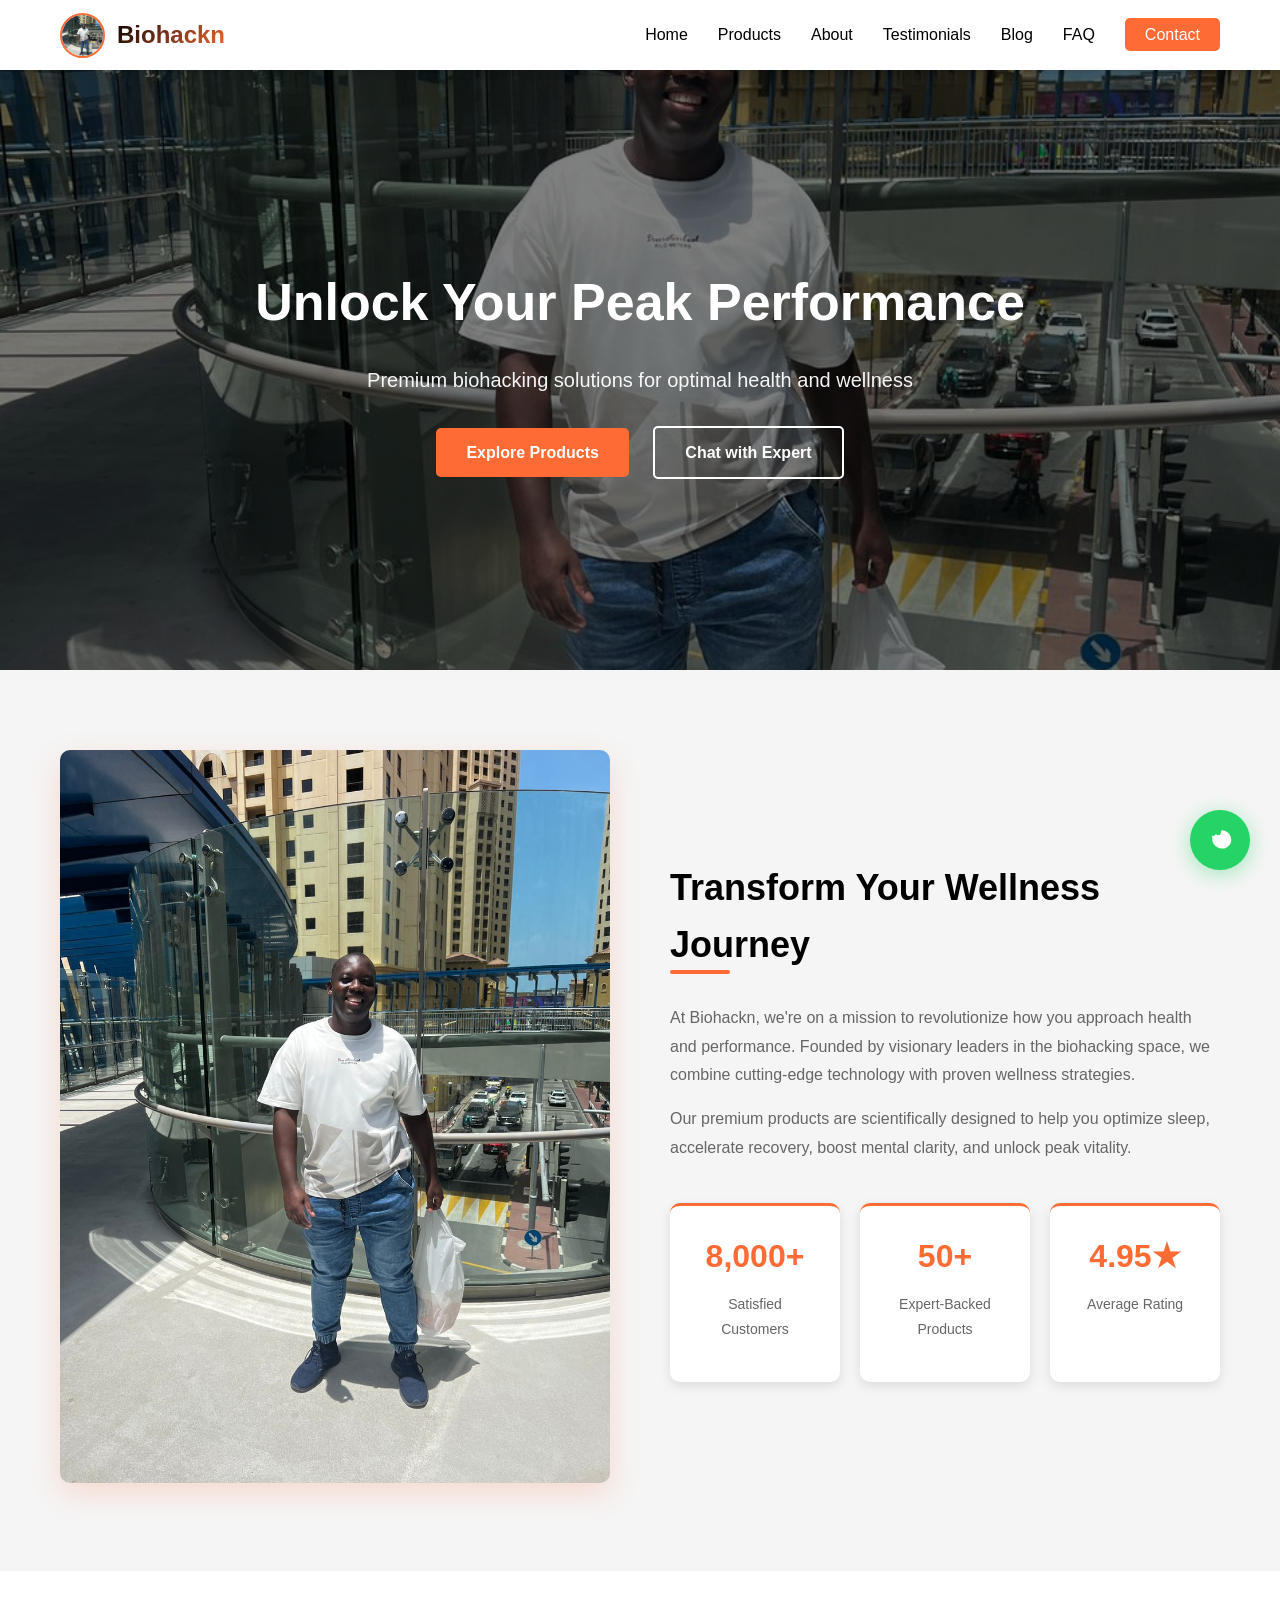
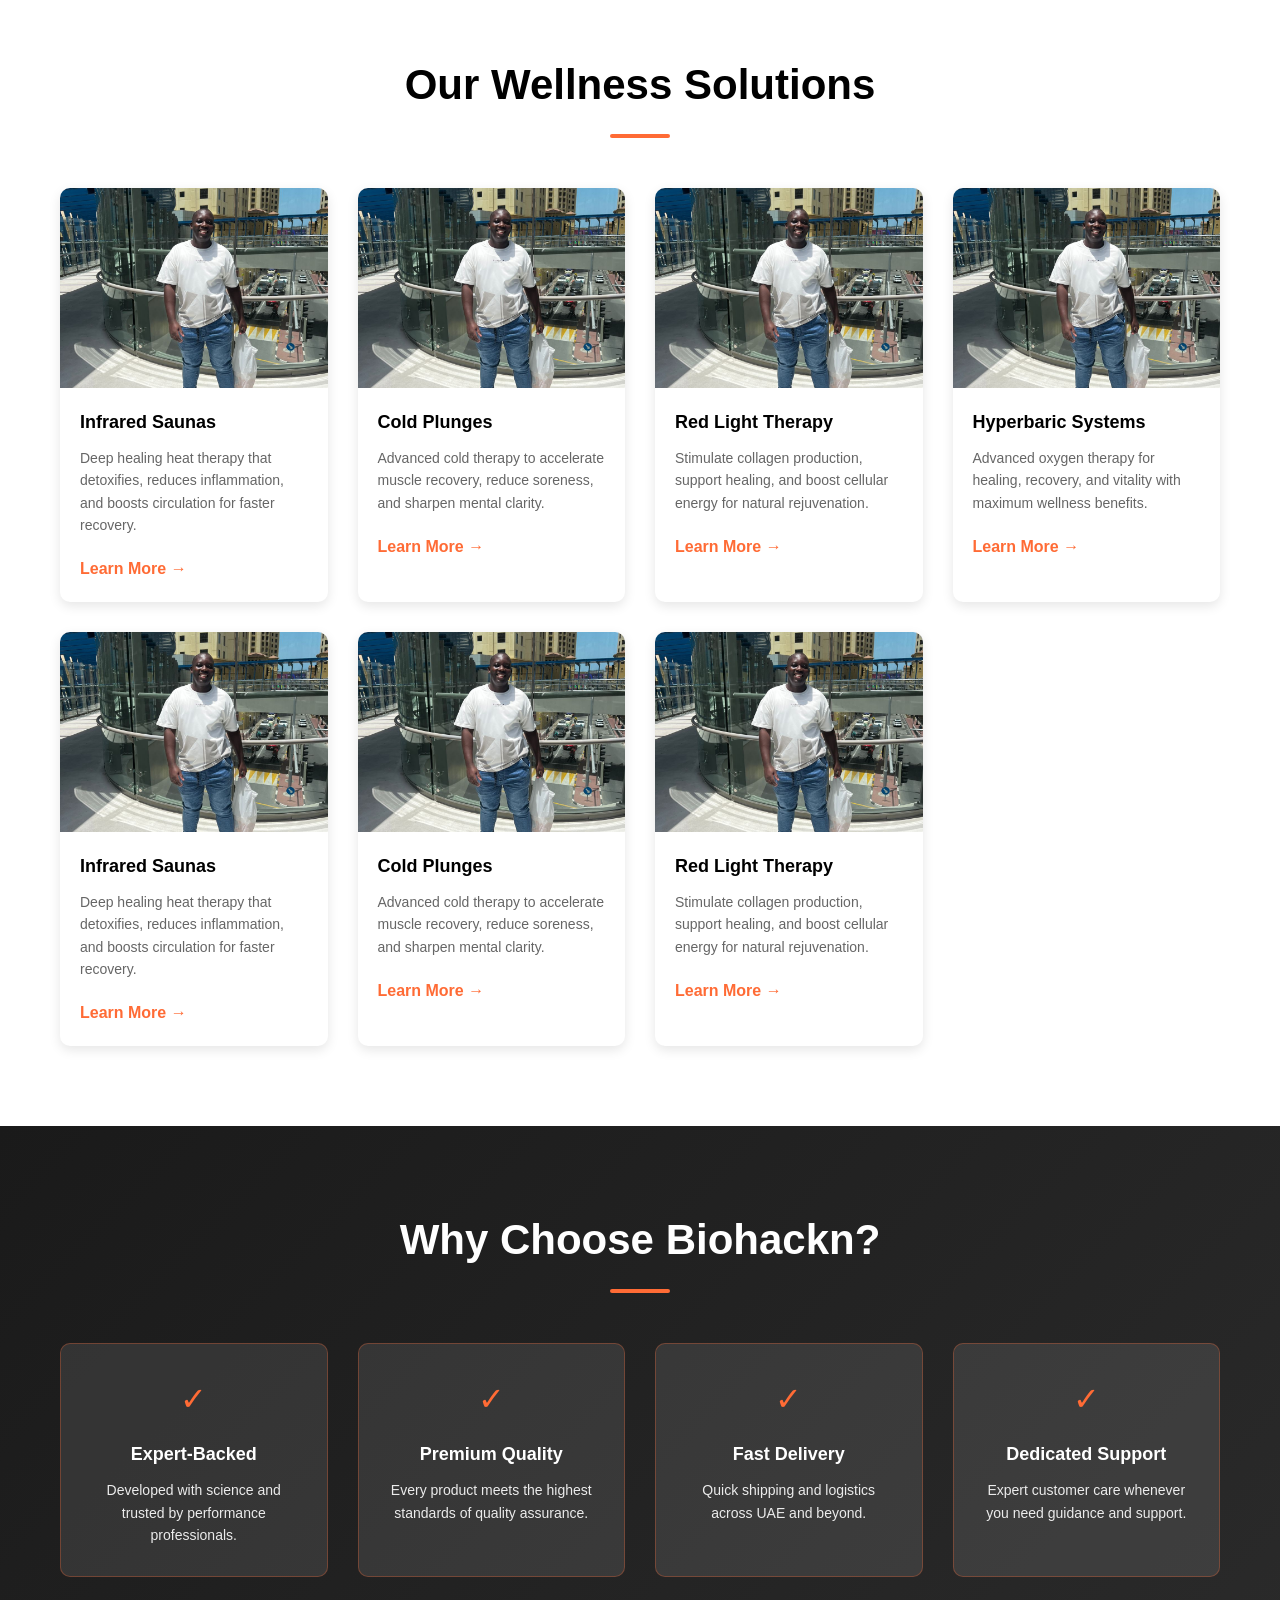
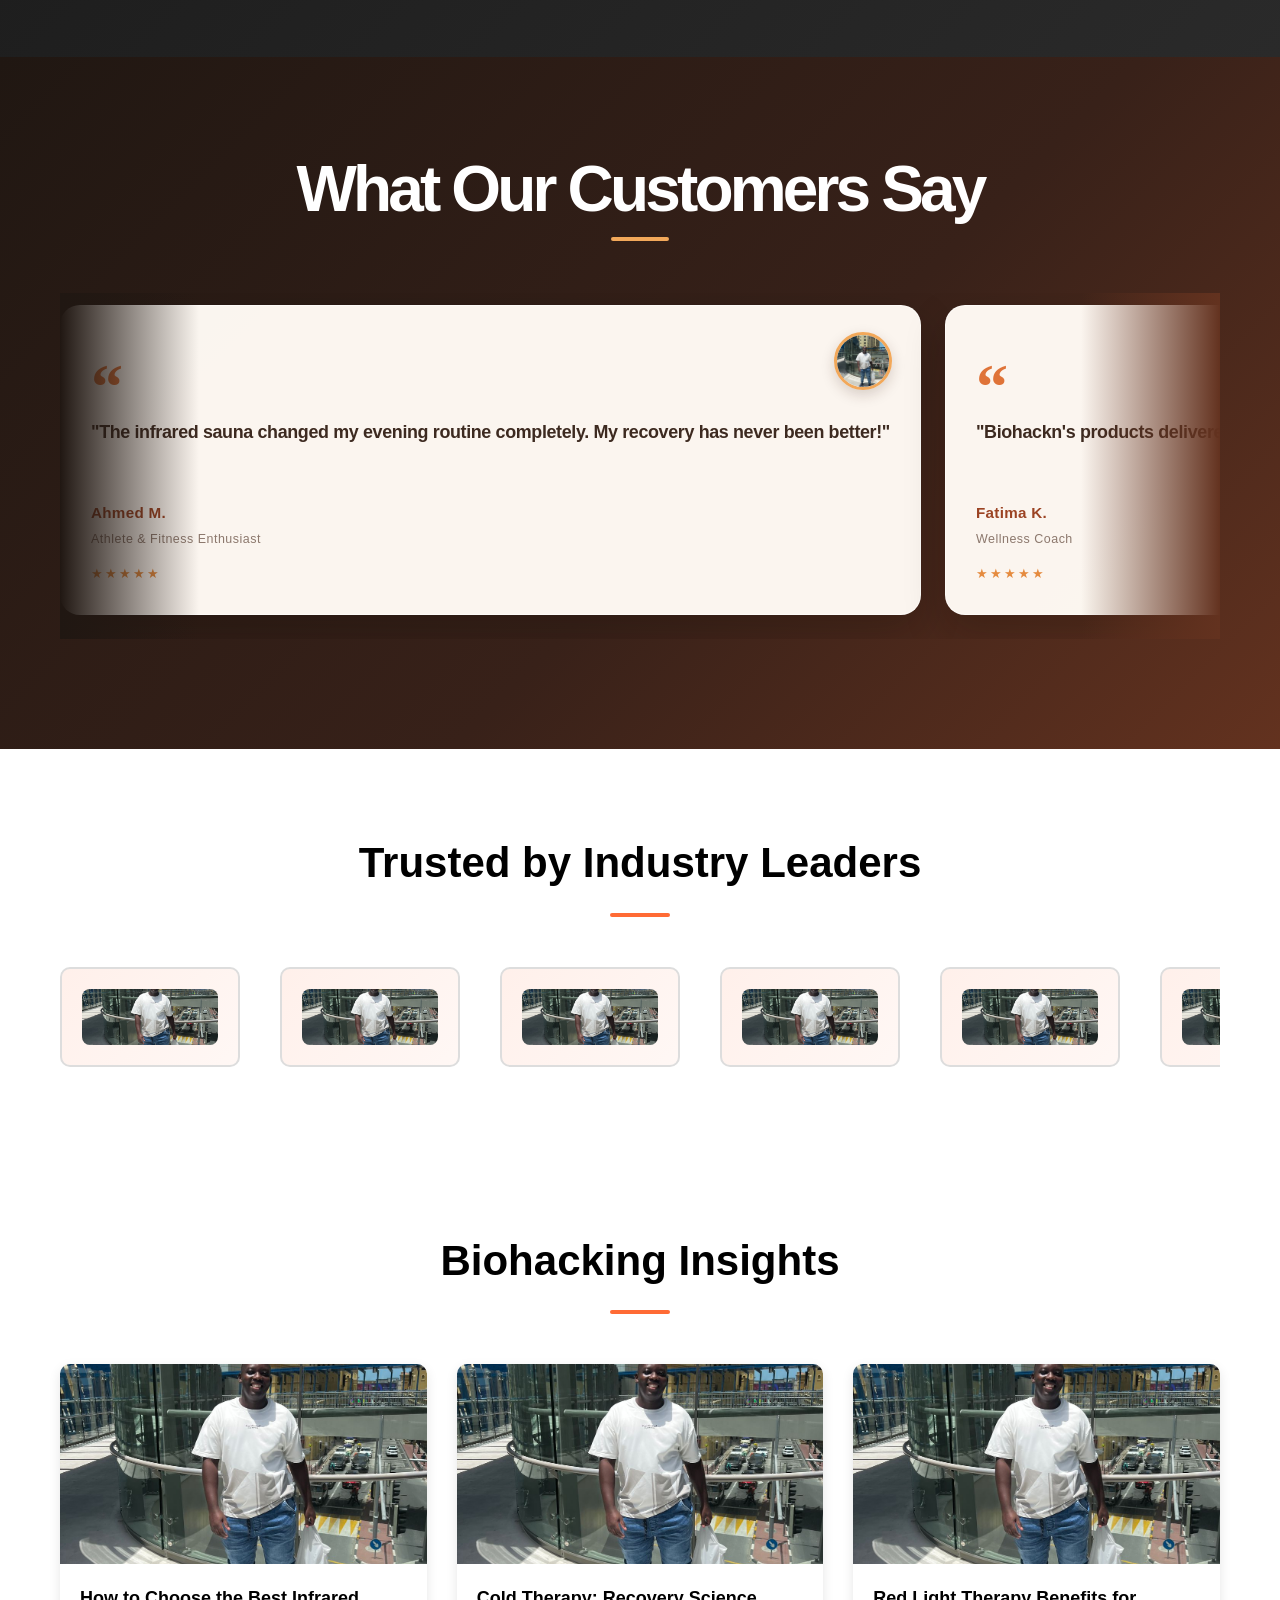
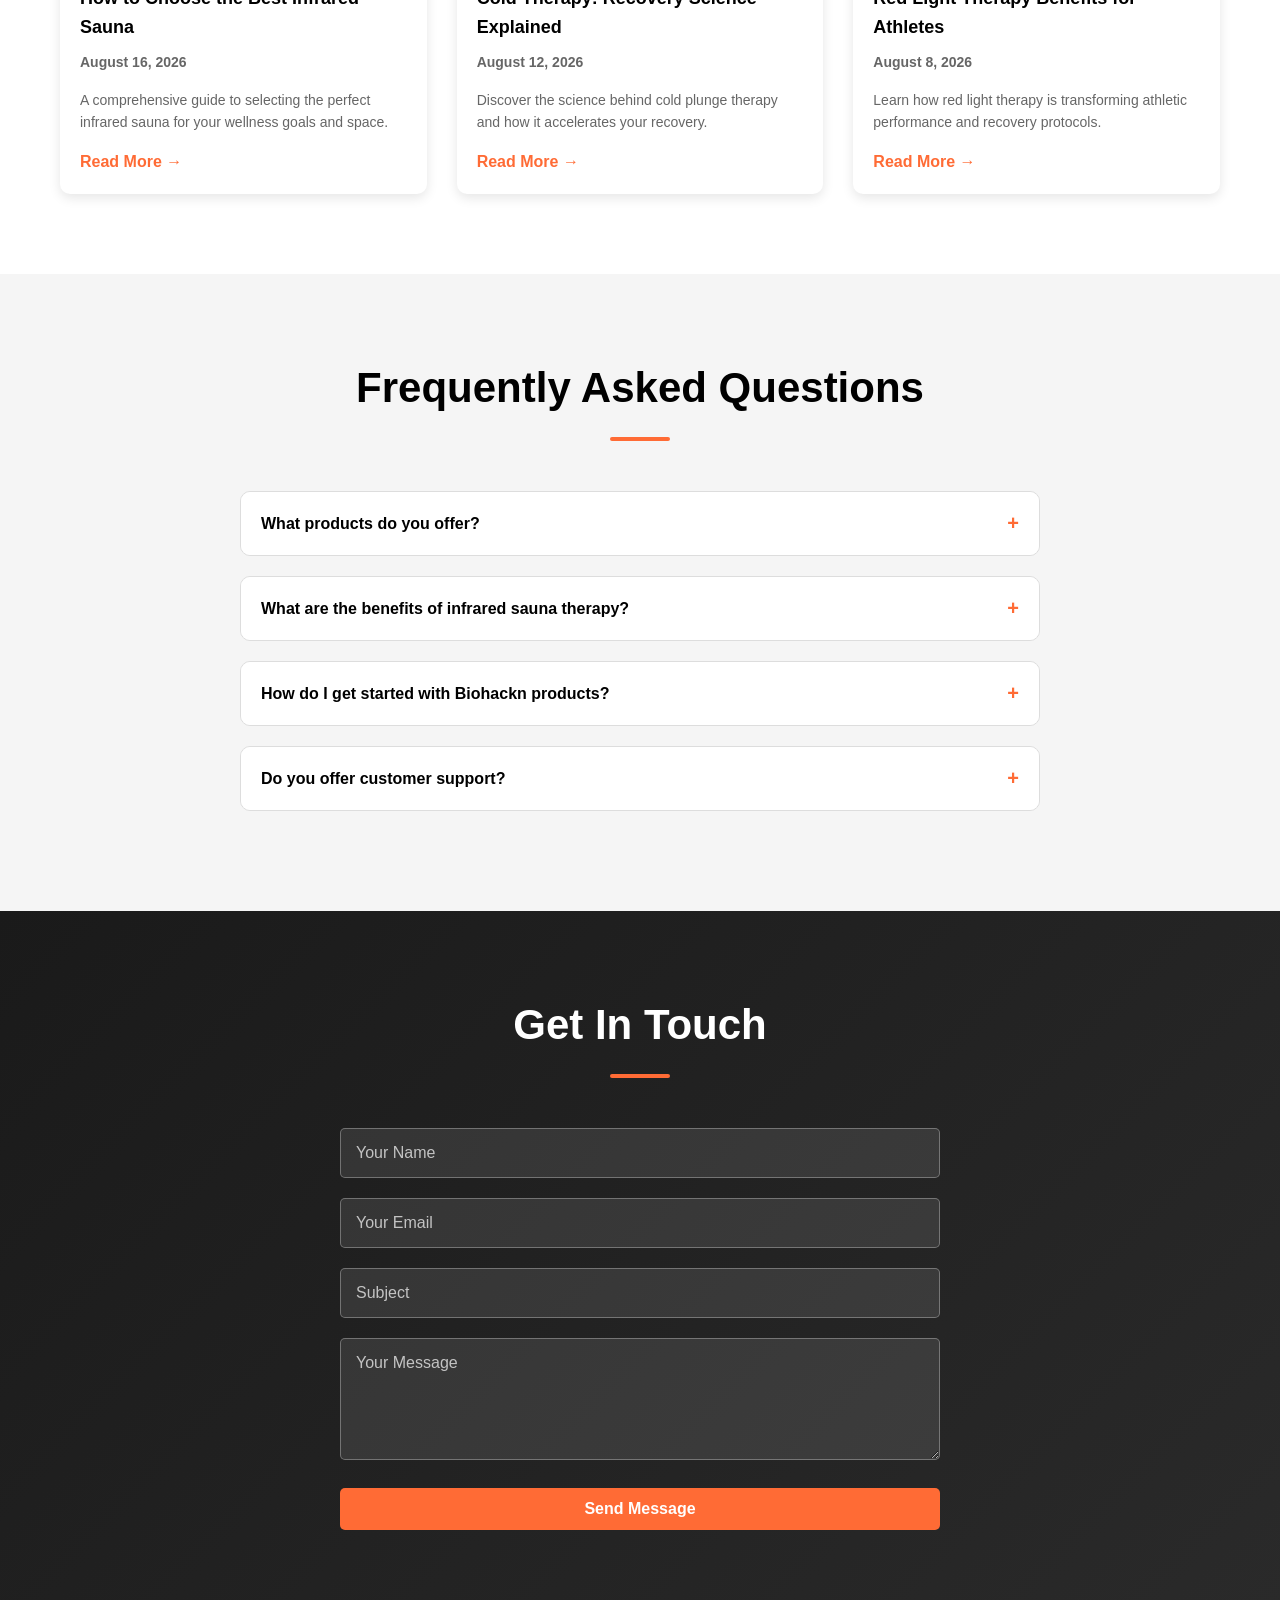
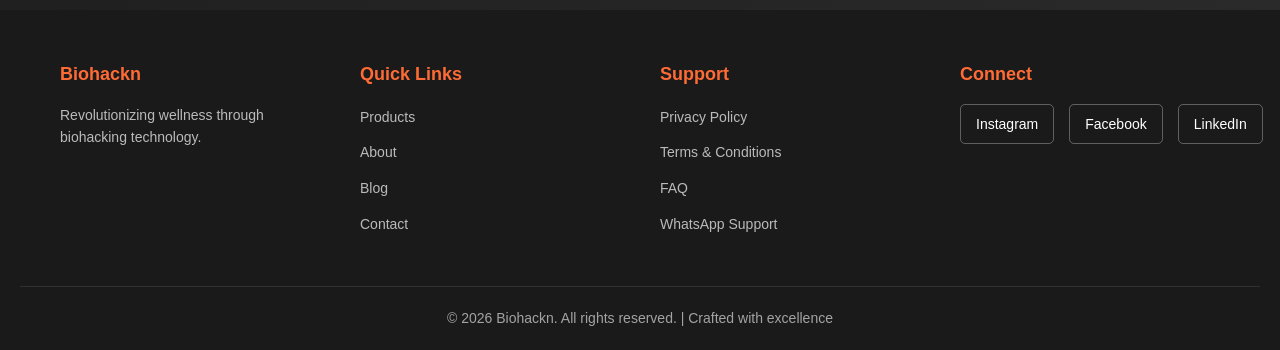
<file: G.HTML>
<!DOCTYPE html>
<html lang="en">
<head>
    <meta charset="UTF-8">
    <meta name="viewport" content="width=device-width, initial-scale=1.0">
    <title>Biohackn - Professional Solutions</title>
    <link rel="stylesheet" href="style.css">
</head>
<body>
    <!-- Navigation Bar -->
    <nav class="navbar">
        <div class="container">
            <div class="logo">
                <img src="Gideon.jpg" alt="Biohackn Logo" class="logo-img">
                <span class="logo-text">Biohackn</span>
            </div>
            <div class="nav-toggle" id="navToggle">
                <span></span>
                <span></span>
                <span></span>
            </div>
            <ul class="nav-menu" id="navMenu">
                <li><a href="#hero">Home</a></li>
                <li><a href="#products">Products</a></li>
                <li><a href="#about">About</a></li>
                <li><a href="#testimonials">Testimonials</a></li>
                <li><a href="#blog">Blog</a></li>
                <li><a href="#faq">FAQ</a></li>
                <li><a href="#contact" class="cta-button">Contact</a></li>
            </ul>
        </div>
    </nav>

    <!-- Hero Section -->
    <section id="hero" class="hero">
        <img src="Gideon.jpg" alt="Hero Banner" class="hero-image">
        <div class="hero-overlay">
            <div class="hero-content">
                <h1>Unlock Your Peak Performance</h1>
                <p class="hero-subtitle">Premium biohacking solutions for optimal health and wellness</p>
                <a href="#products" class="btn btn-primary">Explore Products</a>
                <a href="https://wa.me/+971563889548" class="btn btn-secondary">Chat with Expert</a>
            </div>
        </div>
    </section>

    <!-- About Section -->
    <section id="about" class="about">
        <div class="container">
            <div class="about-grid">
                <div class="about-image">
                    <img src="Gideon.jpg" alt="About Biohackn">
                </div>
                <div class="about-content">
                    <h2>Transform Your Wellness Journey</h2>
                    <p>At Biohackn, we're on a mission to revolutionize how you approach health and performance. Founded by visionary leaders in the biohacking space, we combine cutting-edge technology with proven wellness strategies.</p>
                    <p>Our premium products are scientifically designed to help you optimize sleep, accelerate recovery, boost mental clarity, and unlock peak vitality.</p>
                    <div class="about-stats">
                        <div class="stat">
                            <h3>8,000+</h3>
                            <p>Satisfied Customers</p>
                        </div>
                        <div class="stat">
                            <h3>50+</h3>
                            <p>Expert-Backed Products</p>
                        </div>
                        <div class="stat">
                            <h3>4.95★</h3>
                            <p>Average Rating</p>
                        </div>
                    </div>
                </div>
            </div>
        </div>
    </section>

    <!-- Products Section -->
    <section id="products" class="products">
        <div class="container">
            <h2>Our Wellness Solutions</h2>
            <div class="products-grid">
                <div class="product-card">
                    <div class="product-image">
                        <img src="Gideon.jpg" alt="Infrared Sauna">
                    </div>
                    <h3>Infrared Saunas</h3>
                    <p>Deep healing heat therapy that detoxifies, reduces inflammation, and boosts circulation for faster recovery.</p>
                    <a href="infraredSaunas.html" class="product-link">Learn More →</a>
                </div>
                <div class="product-card">
                    <div class="product-image">
                        <img src="Gideon.jpg" alt="Cold Plunge">
                    </div>
                    <h3>Cold Plunges</h3>
                    <p>Advanced cold therapy to accelerate muscle recovery, reduce soreness, and sharpen mental clarity.</p>
                    <a href="coldPlunges.html" class="product-link">Learn More →</a>
                </div>
                <div class="product-card">
                    <div class="product-image">
                        <img src="Gideon.jpg" alt="Red Light Therapy">
                    </div>
                    <h3>Red Light Therapy</h3>
                    <p>Stimulate collagen production, support healing, and boost cellular energy for natural rejuvenation.</p>
                    <a href="redLight.html" class="product-link">Learn More →</a>
                </div>
                <div class="product-card">
                    <div class="product-image">
                        <img src="Gideon.jpg" alt="Hyperbaric Chambers">
                    </div>
                    <h3>Hyperbaric Systems</h3>
                    <p>Advanced oxygen therapy for healing, recovery, and vitality with maximum wellness benefits.</p>
                    <a href="hyperbaric.html" class="product-link">Learn More →</a>
                </div>
                <div class="product-card">
                    <div class="product-image">
                        <img src="Gideon.jpg" alt="Infrared Sauna">
                    </div>
                    <h3>Infrared Saunas</h3>
                    <p>Deep healing heat therapy that detoxifies, reduces inflammation, and boosts circulation for faster recovery.</p>
                    <a href="infraredSaunas.html" class="product-link">Learn More →</a>
                </div>
                <div class="product-card">
                    <div class="product-image">
                        <img src="Gideon.jpg" alt="Cold Plunge">
                    </div>
                    <h3>Cold Plunges</h3>
                    <p>Advanced cold therapy to accelerate muscle recovery, reduce soreness, and sharpen mental clarity.</p>
                    <a href="coldPlunges.html" class="product-link">Learn More →</a>
                </div>
                <div class="product-card">
                    <div class="product-image">
                        <img src="Gideon.jpg" alt="Red Light Therapy">
                    </div>
                    <h3>Red Light Therapy</h3>
                    <p>Stimulate collagen production, support healing, and boost cellular energy for natural rejuvenation.</p>
                    <a href="redLight.html" class="product-link">Learn More →</a>
                </div>
            </div>
        </div>
    </section>

    <!-- Benefits Section -->
    <section id="benefits" class="benefits">
        <div class="container">
            <h2>Why Choose Biohackn?</h2>
            <div class="benefits-grid">
                <div class="benefit-item">
                    <div class="benefit-icon">✓</div>
                    <h3>Expert-Backed</h3>
                    <p>Developed with science and trusted by performance professionals.</p>
                </div>
                <div class="benefit-item">
                    <div class="benefit-icon">✓</div>
                    <h3>Premium Quality</h3>
                    <p>Every product meets the highest standards of quality assurance.</p>
                </div>
                <div class="benefit-item">
                    <div class="benefit-icon">✓</div>
                    <h3>Fast Delivery</h3>
                    <p>Quick shipping and logistics across UAE and beyond.</p>
                </div>
                <div class="benefit-item">
                    <div class="benefit-icon">✓</div>
                    <h3>Dedicated Support</h3>
                    <p>Expert customer care whenever you need guidance and support.</p>
                </div>
            </div>
        </div>
    </section>

    <!-- Testimonials Section -->
    <section id="testimonials" class="testimonials">
        <div class="container">
            <h2>What Our Customers Say</h2>
            <div class="testimonials-wrapper">
                <div class="testimonials-slider">
                    <div class="testimonial-card">
                        <div class="testimonial-image"><img src="Gideon.jpg" alt="Customer"></div>
                        <p class="testimonial-text">"The infrared sauna changed my evening routine completely. My recovery has never been better!"</p>
                        <p class="testimonial-author">Ahmed M.</p>
                        <p class="testimonial-role">Athlete & Fitness Enthusiast</p>
                        <div class="stars">★★★★★</div>
                    </div>
                    <div class="testimonial-card">
                        <div class="testimonial-image"><img src="Gideon.jpg" alt="Customer"></div>
                        <p class="testimonial-text">"Biohackn's products delivered exactly what they promised. Outstanding quality and support!"</p>
                        <p class="testimonial-author">Fatima K.</p>
                        <p class="testimonial-role">Wellness Coach</p>
                        <div class="stars">★★★★★</div>
                    </div>
                    <div class="testimonial-card">
                        <div class="testimonial-image"><img src="Gideon.jpg" alt="Customer"></div>
                        <p class="testimonial-text">"Best investment in my health. The red light therapy results are visible in just weeks!"</p>
                        <p class="testimonial-author">Karim R.</p>
                        <p class="testimonial-role">Entrepreneur</p>
                        <div class="stars">★★★★★</div>
                    </div>
                    <div class="testimonial-card">
                        <div class="testimonial-image"><img src="Gideon.jpg" alt="Customer"></div>
                        <p class="testimonial-text">"My energy levels have skyrocketed since using their red light therapy panels. Absolutely transformative!"</p>
                        <p class="testimonial-author">Layla S.</p>
                        <p class="testimonial-role">Professional Athlete</p>
                        <div class="stars">★★★★★</div>
                    </div>
                    <div class="testimonial-card">
                        <div class="testimonial-image"><img src="Gideon.jpg" alt="Customer"></div>
                        <p class="testimonial-text">"The cold plunge has become essential to my training routine. Recovery time has cut in half!"</p>
                        <p class="testimonial-author">Hassan B.</p>
                        <p class="testimonial-role">Fitness Coach</p>
                        <div class="stars">★★★★★</div>
                    </div>
                    <div class="testimonial-card">
                        <div class="testimonial-image"><img src="Gideon.jpg" alt="Customer"></div>
                        <p class="testimonial-text">"Exceptional customer service and world-class products. I've recommended Biohackn to all my friends."</p>
                        <p class="testimonial-author">Sarah J.</p>
                        <p class="testimonial-role">CEO, Health Tech Startup</p>
                        <div class="stars">★★★★★</div>
                    </div>
                    <div class="testimonial-card">
                        <div class="testimonial-image"><img src="Gideon.jpg" alt="Customer"></div>
                        <p class="testimonial-text">"Sleep quality improved dramatically within the first week. This is life-changing technology!"</p>
                        <p class="testimonial-author">Omar K.</p>
                        <p class="testimonial-role">Wellness Consultant</p>
                        <div class="stars">★★★★★</div>
                    </div>
                    <div class="testimonial-card">
                        <div class="testimonial-image"><img src="Gideon.jpg" alt="Customer"></div>
                        <p class="testimonial-text">"As someone who travels constantly, the portable options are perfect for my lifestyle. Highly satisfied!"</p>
                        <p class="testimonial-author">Noor A.</p>
                        <p class="testimonial-role">Business Traveler</p>
                        <div class="stars">★★★★★</div>
                    </div>
                    <div class="testimonial-card">
                        <div class="testimonial-image"><img src="Gideon.jpg" alt="Customer"></div>
                        <p class="testimonial-text">"The hyperbaric chamber has accelerated my injury recovery beyond my expectations!"</p>
                        <p class="testimonial-author">Marcus T.</p>
                        <p class="testimonial-role">Sports Medicine Doctor</p>
                        <div class="stars">★★★★★</div>
                    </div>
                    <div class="testimonial-card">
                        <div class="testimonial-image"><img src="Gideon.jpg" alt="Customer"></div>
                        <p class="testimonial-text">"Premium quality meets affordability. Biohackn offers the best value in the market!"</p>
                        <p class="testimonial-author">Zara M.</p>
                        <p class="testimonial-role">Wellness Enthusiast</p>
                        <div class="stars">★★★★★</div>
                    </div>
                </div>
            </div>
        </div>
    </section>

    <!-- Companies We Work With Section -->
    <section id="companies" class="companies">
        <div class="container">
            <h2>Trusted by Industry Leaders</h2>
            <div class="companies-wrapper">
                <div class="companies-slider">
                    <div class="company-logo"><img src="Gideon.jpg" alt="Partner Logo"></div>
                    <div class="company-logo"><img src="Gideon.jpg" alt="Partner Logo"></div>
                    <div class="company-logo"><img src="Gideon.jpg" alt="Partner Logo"></div>
                    <div class="company-logo"><img src="Gideon.jpg" alt="Partner Logo"></div>
                    <div class="company-logo"><img src="Gideon.jpg" alt="Partner Logo"></div>
                    <div class="company-logo"><img src="Gideon.jpg" alt="Partner Logo"></div>
                    <div class="company-logo"><img src="Gideon.jpg" alt="Partner Logo"></div>
                    <div class="company-logo"><img src="Gideon.jpg" alt="Partner Logo"></div>
                    <div class="company-logo"><img src="Gideon.jpg" alt="Partner Logo"></div>
                    <div class="company-logo"><img src="Gideon.jpg" alt="Partner Logo"></div>
                    <div class="company-logo"><img src="Gideon.jpg" alt="Partner Logo"></div>
                    <div class="company-logo"><img src="Gideon.jpg" alt="Partner Logo"></div>
                    <div class="company-logo"><img src="Gideon.jpg" alt="Partner Logo"></div>
                    <div class="company-logo"><img src="Gideon.jpg" alt="Partner Logo"></div>
                    <div class="company-logo"><img src="Gideon.jpg" alt="Partner Logo"></div>
                    <div class="company-logo"><img src="Gideon.jpg" alt="Partner Logo"></div>
                    <div class="company-logo"><img src="Gideon.jpg" alt="Partner Logo"></div>
                    <div class="company-logo"><img src="Gideon.jpg" alt="Partner Logo"></div>
                    <div class="company-logo"><img src="Gideon.jpg" alt="Partner Logo"></div>
                    <div class="company-logo"><img src="Gideon.jpg" alt="Partner Logo"></div>
                    <div class="company-logo"><img src="Gideon.jpg" alt="Partner Logo"></div>
                    <div class="company-logo"><img src="Gideon.jpg" alt="Partner Logo"></div>
                    <div class="company-logo"><img src="Gideon.jpg" alt="Partner Logo"></div>
                    <div class="company-logo"><img src="Gideon.jpg" alt="Partner Logo"></div>
                    <div class="company-logo"><img src="Gideon.jpg" alt="Partner Logo"></div>
                    <div class="company-logo"><img src="Gideon.jpg" alt="Partner Logo"></div>
                    <div class="company-logo"><img src="Gideon.jpg" alt="Partner Logo"></div>
                    <div class="company-logo"><img src="Gideon.jpg" alt="Partner Logo"></div>
                    <div class="company-logo"><img src="Gideon.jpg" alt="Partner Logo"></div>
                    <div class="company-logo"><img src="Gideon.jpg" alt="Partner Logo"></div>
                </div>
            </div>
        </div>
    </section>

    <!-- Blog Section -->
    <section id="blog" class="blog">
        <div class="container">
            <h2>Biohacking Insights</h2>
            <div class="blog-grid">
                <article class="blog-card">
                    <div class="blog-image">
                        <img src="Gideon.jpg" alt="Blog Post">
                    </div>
                    <h3>How to Choose the Best Infrared Sauna</h3>
                    <p class="blog-date">August 16, 2026</p>
                    <p>A comprehensive guide to selecting the perfect infrared sauna for your wellness goals and space.</p>
                    <a href="blog1.html" class="read-more">Read More →</a>
                </article>
                <article class="blog-card">
                    <div class="blog-image">
                        <img src="Gideon.jpg" alt="Blog Post">
                    </div>
                    <h3>Cold Therapy: Recovery Science Explained</h3>
                    <p class="blog-date">August 12, 2026</p>
                    <p>Discover the science behind cold plunge therapy and how it accelerates your recovery.</p>
                    <a href="blog2.html" class="read-more">Read More →</a>
                </article>
                <article class="blog-card">
                    <div class="blog-image">
                        <img src="Gideon.jpg" alt="Blog Post">
                    </div>
                    <h3>Red Light Therapy Benefits for Athletes</h3>
                    <p class="blog-date">August 8, 2026</p>
                    <p>Learn how red light therapy is transforming athletic performance and recovery protocols.</p>
                    <a href="blog3.html" class="read-more">Read More →</a>
                </article>
            </div>
        </div>
    </section>

    <!-- FAQ Section -->
    <section id="faq" class="faq">
        <div class="container">
            <h2>Frequently Asked Questions</h2>
            <div class="faq-container">
                <div class="faq-item">
                    <button class="faq-question" onclick="toggleFAQ(this)">
                        What products do you offer?
                        <span>+</span>
                    </button>
                    <div class="faq-answer">
                        <p>We offer premium biohacking products including infrared saunas, cold plunges, red light therapy panels, and hyperbaric oxygen chambers designed to optimize your health and performance.</p>
                    </div>
                </div>
                <div class="faq-item">
                    <button class="faq-question" onclick="toggleFAQ(this)">
                        What are the benefits of infrared sauna therapy?
                        <span>+</span>
                    </button>
                    <div class="faq-answer">
                        <p>Infrared saunas provide deep detoxification, improve circulation, reduce inflammation, accelerate muscle recovery, and promote better sleep quality. Regular use can significantly enhance your overall wellness.</p>
                    </div>
                </div>
                <div class="faq-item">
                    <button class="faq-question" onclick="toggleFAQ(this)">
                        How do I get started with Biohackn products?
                        <span>+</span>
                    </button>
                    <div class="faq-answer">
                        <p>Browse our product collection, select items that match your wellness goals, and add them to your cart. You can also chat with our experts via WhatsApp for personalized recommendations.</p>
                    </div>
                </div>
                <div class="faq-item">
                    <button class="faq-question" onclick="toggleFAQ(this)">
                        Do you offer customer support?
                        <span>+</span>
                    </button>
                    <div class="faq-answer">
                        <p>Yes! We provide 24/7 customer support through WhatsApp, email, and phone. Our experts are always ready to help with product selection, usage, and any other inquiries.</p>
                    </div>
                </div>
            </div>
        </div>
    </section>

    <!-- Contact Section -->
    <section id="contact" class="contact">
        <div class="container">
            <h2>Get In Touch</h2>
            <form class="contact-form" id="contactForm">
                <div class="form-group">
                    <input type="text" placeholder="Your Name" required>
                </div>
                <div class="form-group">
                    <input type="email" placeholder="Your Email" required>
                </div>
                <div class="form-group">
                    <input type="text" placeholder="Subject" required>
                </div>
                <div class="form-group">
                    <textarea placeholder="Your Message" rows="5" required></textarea>
                </div>
                <button type="submit" class="btn btn-primary">Send Message</button>
            </form>
        </div>
    </section>

    <!-- Footer -->
    <footer class="footer">
        <div class="container footer-content">
            <div class="footer-section">
                <h4>Biohackn</h4>
                <p>Revolutionizing wellness through biohacking technology.</p>
            </div>
            <div class="footer-section">
                <h4>Quick Links</h4>
                <ul>
                    <li><a href="#products">Products</a></li>
                    <li><a href="#about">About</a></li>
                    <li><a href="#blog">Blog</a></li>
                    <li><a href="#contact">Contact</a></li>
                </ul>
            </div>
            <div class="footer-section">
                <h4>Support</h4>
                <ul>
                    <li><a href="#">Privacy Policy</a></li>
                    <li><a href="#">Terms & Conditions</a></li>
                    <li><a href="#">FAQ</a></li>
                    <li><a href="https://wa.me/971585346954">WhatsApp Support</a></li>
                </ul>
            </div>
            <div class="footer-section">
                <h4>Connect</h4>
                <div class="social-links">
                    <a href="#">Instagram</a>
                    <a href="#">Facebook</a>
                    <a href="#">LinkedIn</a>
                </div>
            </div>
        </div>
        <div class="footer-bottom">
            <p>&copy; 2026 Biohackn. All rights reserved. | Crafted with excellence</p>
        </div>
    </footer>

    <!-- Floating WhatsApp Button -->
    <div class="floating-whatsapp">
        <a href="https://wa.me/971585346954" target="_blank" rel="noopener noreferrer" class="whatsapp-btn" title="Chat with us on WhatsApp">
            <svg xmlns="http://www.w3.org/2000/svg" viewBox="0 0 24 24" fill="white" width="24" height="24">
                <path d="M17.472 14.382c-.297-.149-1.758-.867-2.03-.967-.272-.099-.471-.148-.67.15-.197.297-.767.966-.94 1.164-.173.199-.347.223-.644.075-.297-.15-1.255-.463-2.39-1.475-.883-.788-1.48-1.761-1.653-2.059-.173-.297-.018-.458.13-.606.134-.133.298-.347.446-.52.149-.174.198-.298.298-.497.099-.198.05-.371-.025-.52-.075-.149-.669-1.612-.916-2.207-.242-.579-.487-.5-.67-.51-.173-.008-.371-.01-.57-.01-.198 0-.52.074-.792.372-.272.297-1.04 1.016-1.04 2.479 0 1.462 1.065 2.875 1.213 3.074.149.198 2.096 3.2 5.076 4.487.709.306 1.262.489 1.694.625.712.227 1.36.195 1.871.118.571-.085 1.758-.719 2.006-1.413.248-.694.248-1.289.173-1.413-.074-.124-.272-.198-.57-.347m-5.421-7.403h-.004a9.87 9.87 0 00-4.781 1.226l-.332.214-3.322-.87.888 3.212-.213.336a9.79 9.79 0 001.191 4.753c2.694 4.236 8.514 5.897 12.84 3.832 1.359-.735 2.589-1.823 3.514-3.148.925-1.325 1.457-2.87 1.457-4.466 0-5.364-4.365-9.729-9.729-9.729z"/>
            </svg>
        </a>
    </div>

    <script src="script.js" type="text/javascript"></script>
</body>
</html>
</file>
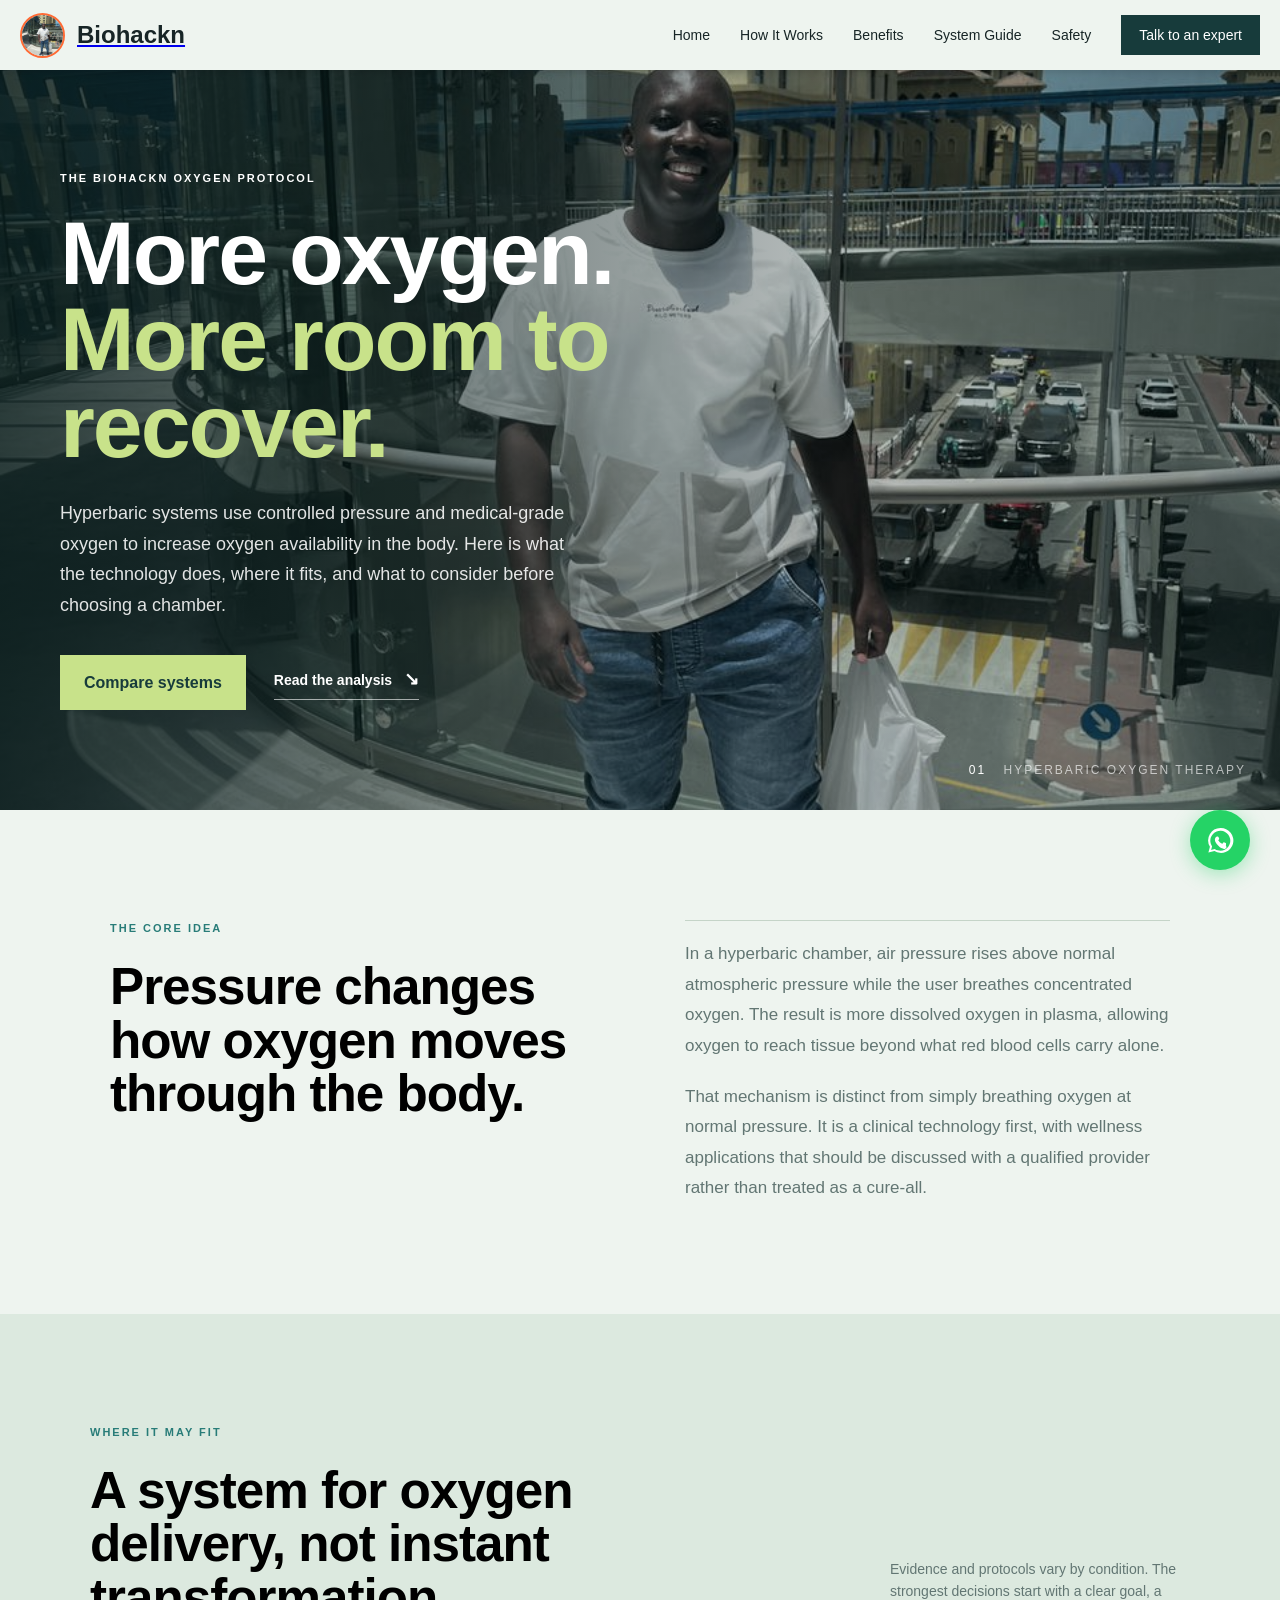
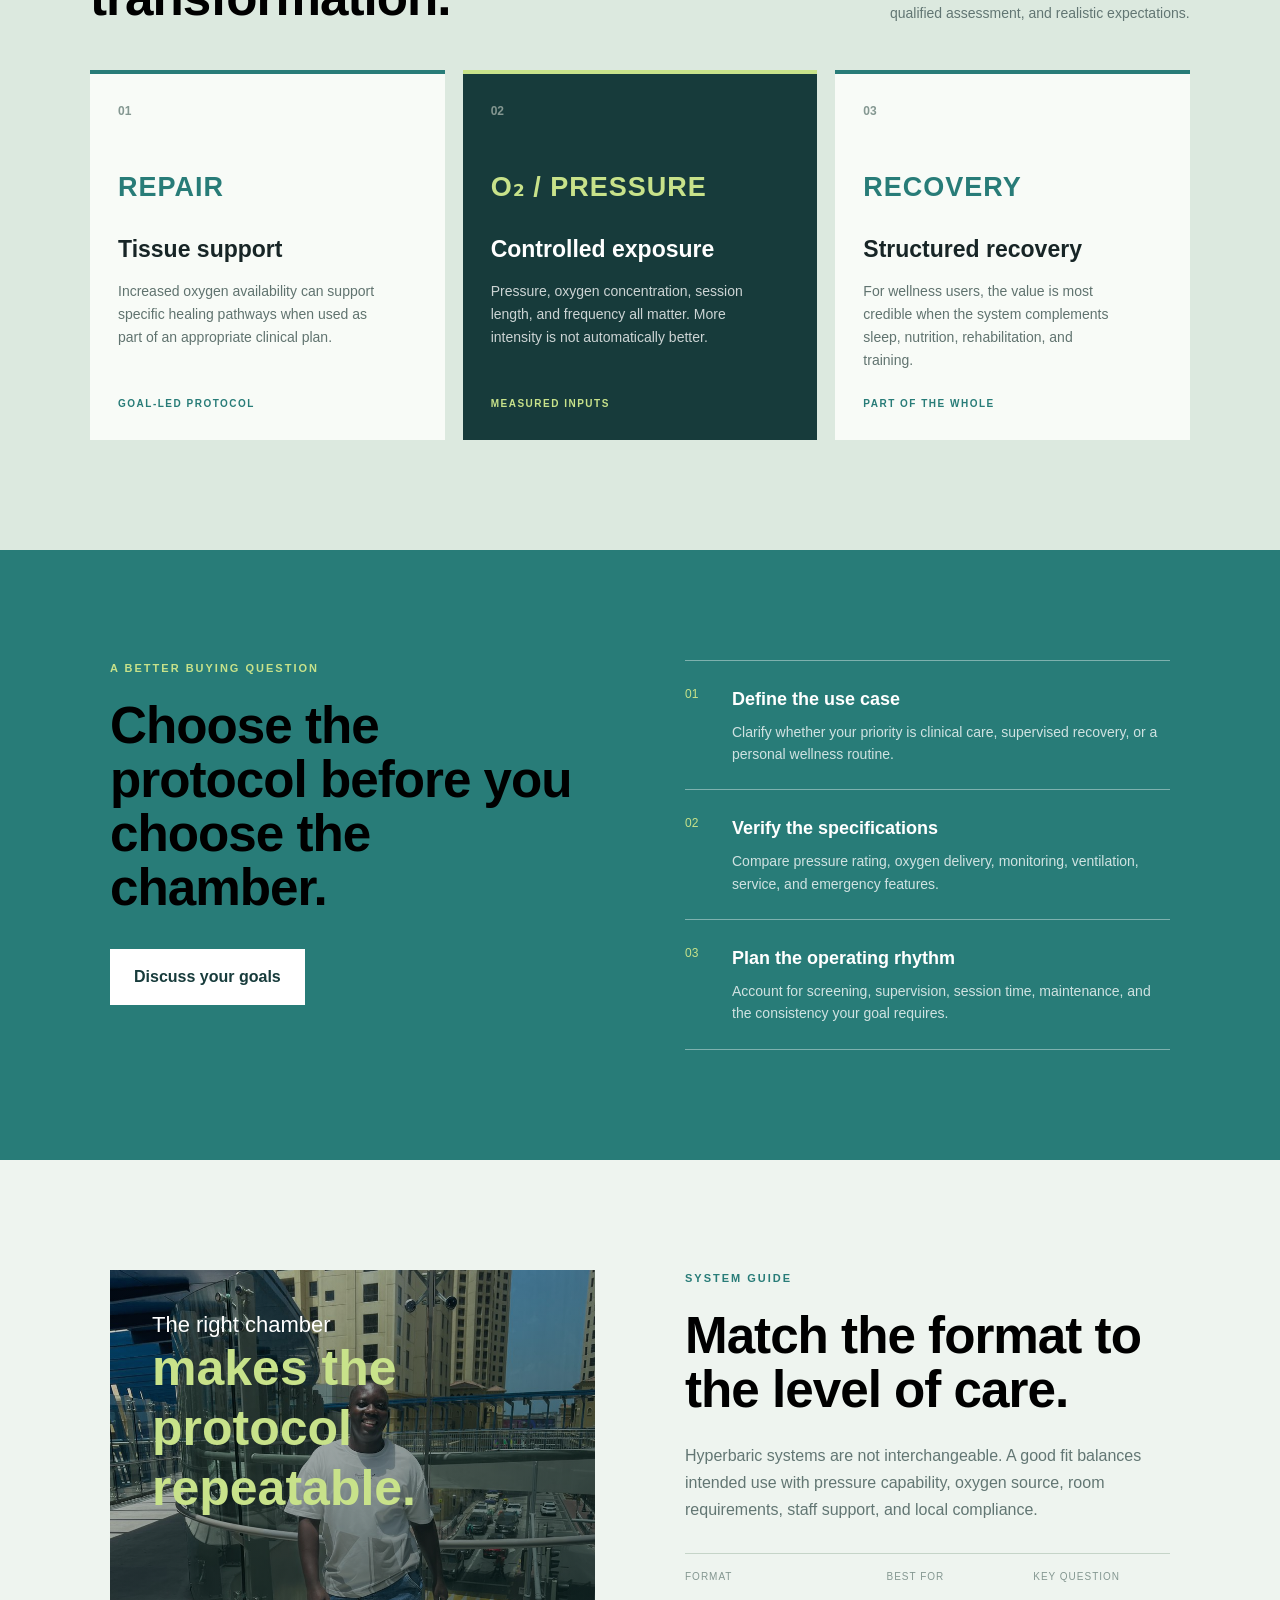
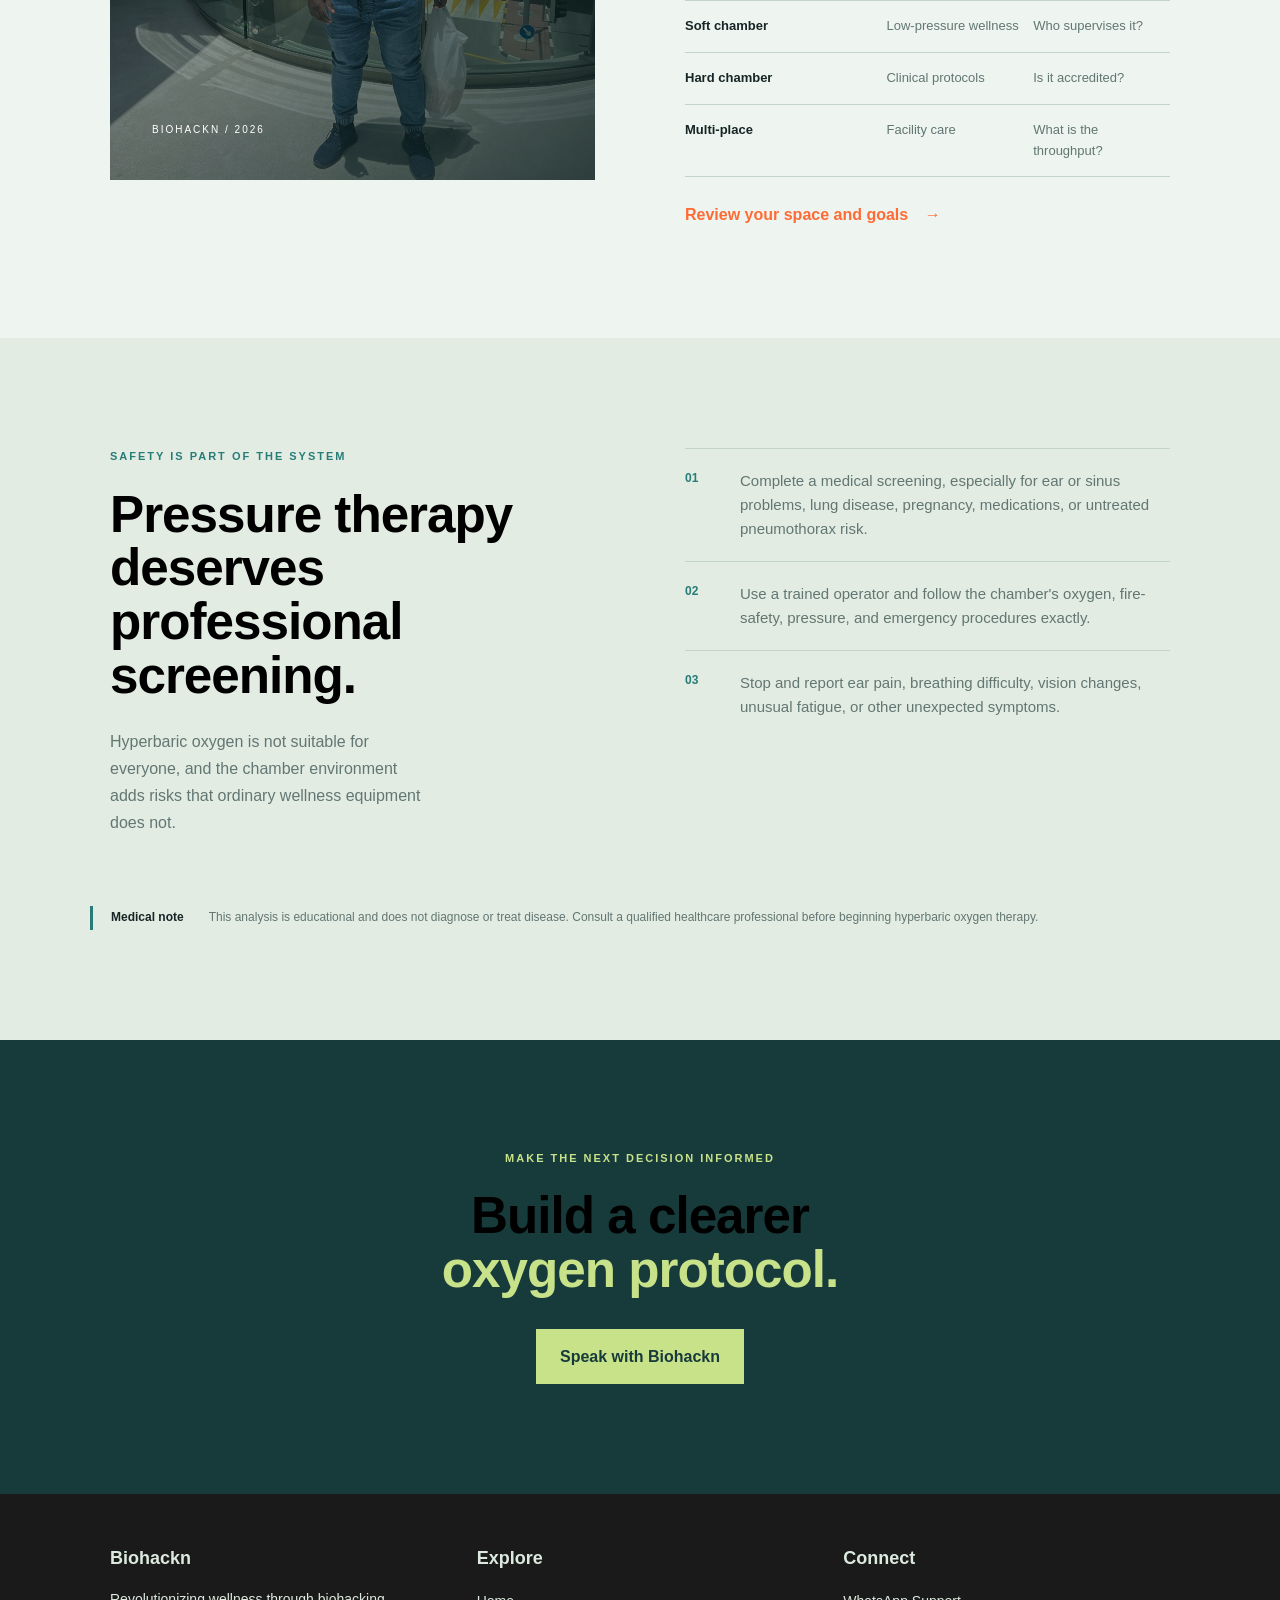
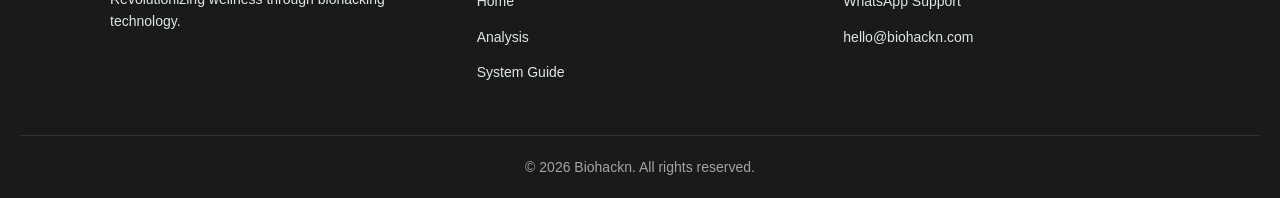
<file: hyperbaric.html>
<!DOCTYPE html>
<html lang="en">
<head>
	<meta charset="UTF-8">
	<meta name="viewport" content="width=device-width, initial-scale=1.0">
	<meta name="description" content="A practical analysis of hyperbaric systems, oxygen therapy, chamber types, benefits, and safe use.">
	<title>Hyperbaric Systems | Biohackn</title>
	<link rel="stylesheet" href="style.css">
</head>
<body class="hyper-page">
	<nav class="navbar">
		<div class="container">
			<a href="index.html" class="logo" aria-label="Biohackn home">
				<img src="Gideon.jpg" alt="Biohackn" class="logo-img">
				<span class="logo-text">Biohackn</span>
			</a>
			<div class="nav-toggle" id="navToggle" aria-label="Open navigation" role="button" tabindex="0">
				<span></span><span></span><span></span>
			</div>
			<ul class="nav-menu" id="navMenu">
				<li><a href="index.html">Home</a></li>
				<li><a href="#how-it-works">How It Works</a></li>
				<li><a href="#benefits">Benefits</a></li>
				<li><a href="#guide">System Guide</a></li>
				<li><a href="#faq">Safety</a></li>
				<li><a href="https://wa.me/971585346954" class="cta-button">Talk to an expert</a></li>
			</ul>
		</div>
	</nav>

	<main>
		<section class="hyper-hero">
			<img src="Gideon.jpg" alt="Gideon, founder of Biohackn" class="hyper-hero-image">
			<div class="hyper-hero-shade"></div>
			<div class="container hyper-hero-content">
				<p class="eyebrow">The Biohackn oxygen protocol</p>
				<h1>More oxygen.<br><em>More room to recover.</em></h1>
				<p class="hyper-hero-copy">Hyperbaric systems use controlled pressure and medical-grade oxygen to increase oxygen availability in the body. Here is what the technology does, where it fits, and what to consider before choosing a chamber.</p>
				<div class="hyper-hero-actions">
					<a href="#guide" class="btn btn-primary">Compare systems</a>
					<a href="#how-it-works" class="text-link">Read the analysis <span>↘</span></a>
				</div>
			</div>
			<div class="hero-note">01 <span>HYPERBARIC OXYGEN THERAPY</span></div>
		</section>

		<section class="hyper-intro" id="how-it-works">
			<div class="container intro-grid">
				<div>
					<p class="eyebrow violet">The core idea</p>
					<h2>Pressure changes how oxygen moves through the body.</h2>
				</div>
				<div class="intro-copy">
					<p>In a hyperbaric chamber, air pressure rises above normal atmospheric pressure while the user breathes concentrated oxygen. The result is more dissolved oxygen in plasma, allowing oxygen to reach tissue beyond what red blood cells carry alone.</p>
					<p>That mechanism is distinct from simply breathing oxygen at normal pressure. It is a clinical technology first, with wellness applications that should be discussed with a qualified provider rather than treated as a cure-all.</p>
				</div>
			</div>
		</section>

		<section class="hyper-spectrum" id="benefits">
			<div class="container">
				<div class="section-heading-row">
					<div>
						<p class="eyebrow violet">Where it may fit</p>
						<h2>A system for oxygen delivery, not instant transformation.</h2>
					</div>
					<p class="section-aside">Evidence and protocols vary by condition. The strongest decisions start with a clear goal, a qualified assessment, and realistic expectations.</p>
				</div>
				<div class="spectrum-grid">
					<article class="spectrum-card">
						<div class="spectrum-number">01</div>
						<div class="wave-mark">REPAIR</div>
						<h3>Tissue support</h3>
						<p>Increased oxygen availability can support specific healing pathways when used as part of an appropriate clinical plan.</p>
						<span class="spectrum-tag">Goal-led protocol</span>
					</article>
					<article class="spectrum-card featured-hyper">
						<div class="spectrum-number">02</div>
						<div class="wave-mark">O₂ / PRESSURE</div>
						<h3>Controlled exposure</h3>
						<p>Pressure, oxygen concentration, session length, and frequency all matter. More intensity is not automatically better.</p>
						<span class="spectrum-tag">Measured inputs</span>
					</article>
					<article class="spectrum-card">
						<div class="spectrum-number">03</div>
						<div class="wave-mark">RECOVERY</div>
						<h3>Structured recovery</h3>
						<p>For wellness users, the value is most credible when the system complements sleep, nutrition, rehabilitation, and training.</p>
						<span class="spectrum-tag">Part of the whole</span>
					</article>
				</div>
			</div>
		</section>

		<section class="hyper-benefit-band">
			<div class="container benefit-layout">
				<div class="benefit-statement">
					<p class="eyebrow">A better buying question</p>
					<h2>Choose the protocol before you choose the chamber.</h2>
					<a href="https://wa.me/971585346954" class="btn btn-light">Discuss your goals</a>
				</div>
				<div class="benefit-list">
					<div class="benefit-line"><span>01</span><h3>Define the use case</h3><p>Clarify whether your priority is clinical care, supervised recovery, or a personal wellness routine.</p></div>
					<div class="benefit-line"><span>02</span><h3>Verify the specifications</h3><p>Compare pressure rating, oxygen delivery, monitoring, ventilation, service, and emergency features.</p></div>
					<div class="benefit-line"><span>03</span><h3>Plan the operating rhythm</h3><p>Account for screening, supervision, session time, maintenance, and the consistency your goal requires.</p></div>
				</div>
			</div>
		</section>

		<section class="hyper-guide" id="guide">
			<div class="container guide-grid">
				<div class="guide-visual">
					<div class="guide-quote">The right chamber<br><strong>makes the protocol<br>repeatable.</strong></div>
					<span class="guide-label">BIOHACKN / 2026</span>
				</div>
				<div class="guide-content">
					<p class="eyebrow violet">System guide</p>
					<h2>Match the format to the level of care.</h2>
					<p>Hyperbaric systems are not interchangeable. A good fit balances intended use with pressure capability, oxygen source, room requirements, staff support, and local compliance.</p>
					<div class="guide-table">
						<div class="guide-row guide-head"><span>Format</span><span>Best for</span><span>Key question</span></div>
						<div class="guide-row"><strong>Soft chamber</strong><span>Low-pressure wellness</span><span>Who supervises it?</span></div>
						<div class="guide-row"><strong>Hard chamber</strong><span>Clinical protocols</span><span>Is it accredited?</span></div>
						<div class="guide-row"><strong>Multi-place</strong><span>Facility care</span><span>What is the throughput?</span></div>
					</div>
					<a href="https://wa.me/971585346954" class="product-link">Review your space and goals <span>→</span></a>
				</div>
			</div>
		</section>

		<section class="hyper-safety" id="faq">
			<div class="container safety-grid">
				<div>
					<p class="eyebrow violet">Safety is part of the system</p>
					<h2>Pressure therapy deserves professional screening.</h2>
					<p class="safety-lead">Hyperbaric oxygen is not suitable for everyone, and the chamber environment adds risks that ordinary wellness equipment does not.</p>
				</div>
				<div class="safety-steps">
					<div><b>01</b><p>Complete a medical screening, especially for ear or sinus problems, lung disease, pregnancy, medications, or untreated pneumothorax risk.</p></div>
					<div><b>02</b><p>Use a trained operator and follow the chamber's oxygen, fire-safety, pressure, and emergency procedures exactly.</p></div>
					<div><b>03</b><p>Stop and report ear pain, breathing difficulty, vision changes, unusual fatigue, or other unexpected symptoms.</p></div>
				</div>
			</div>
			<div class="container safety-disclaimer"><strong>Medical note</strong><span>This analysis is educational and does not diagnose or treat disease. Consult a qualified healthcare professional before beginning hyperbaric oxygen therapy.</span></div>
		</section>

		<section class="hyper-cta">
			<div class="container"><p class="eyebrow">Make the next decision informed</p><h2>Build a clearer<br><em>oxygen protocol.</em></h2><a href="https://wa.me/971585346954" class="btn btn-primary">Speak with Biohackn</a></div>
		</section>
	</main>

	<footer class="footer hyper-footer">
		<div class="container footer-content">
			<div class="footer-section"><h4>Biohackn</h4><p>Revolutionizing wellness through biohacking technology.</p></div>
			<div class="footer-section"><h4>Explore</h4><ul><li><a href="index.html">Home</a></li><li><a href="#benefits">Analysis</a></li><li><a href="#guide">System Guide</a></li></ul></div>
			<div class="footer-section"><h4>Connect</h4><ul><li><a href="https://wa.me/971585346954">WhatsApp Support</a></li><li><a href="mailto:hello@biohackn.com">hello@biohackn.com</a></li></ul></div>
		</div>
		<div class="footer-bottom"><p>&copy; 2026 Biohackn. All rights reserved.</p></div>
	</footer>
	<div class="floating-whatsapp"><a href="https://wa.me/971585346954" target="_blank" rel="noopener" class="whatsapp-btn" title="Chat with us on WhatsApp" aria-label="Chat with Biohackn on WhatsApp">
		<svg viewBox="0 0 32 32" aria-hidden="true" focusable="false"><path d="M16 3.2A12.7 12.7 0 0 0 5.1 22.4L3.5 28.5l6.3-1.6A12.8 12.8 0 1 0 16 3.2Zm0 23.3c-2 0-3.9-.5-5.6-1.5l-.4-.2-3.7.9 1-3.6-.2-.4a10.3 10.3 0 1 1 8.9 4.8Zm5.7-7.7c-.3-.2-1.7-.8-2-.9-.3-.1-.5-.2-.7.2-.2.3-.7.9-.8 1.1-.2.2-.3.2-.6.1-1.6-.8-2.7-1.4-3.8-3.2-.3-.5.3-.5.8-1.6.1-.2 0-.4 0-.6-.1-.2-.7-1.6-1-1.8-.3-.2-.5-.2-.7-.2h-.6c-.2 0-.6.2-.9.5-.3.3-1.2 1.2-1.2 2.9s1.2 3.4 1.4 3.6c.2.2 2.4 3.7 5.9 5.2 2.2 1 2.2.7 2.6.7.4 0 1.7-.7 1.9-1.3.2-.6.2-1.2.2-1.3-.1-.1-.3-.2-.6-.3Z"/></svg>
	</a></div>
	<script src="script.js"></script>
</body>
</html>
</file>
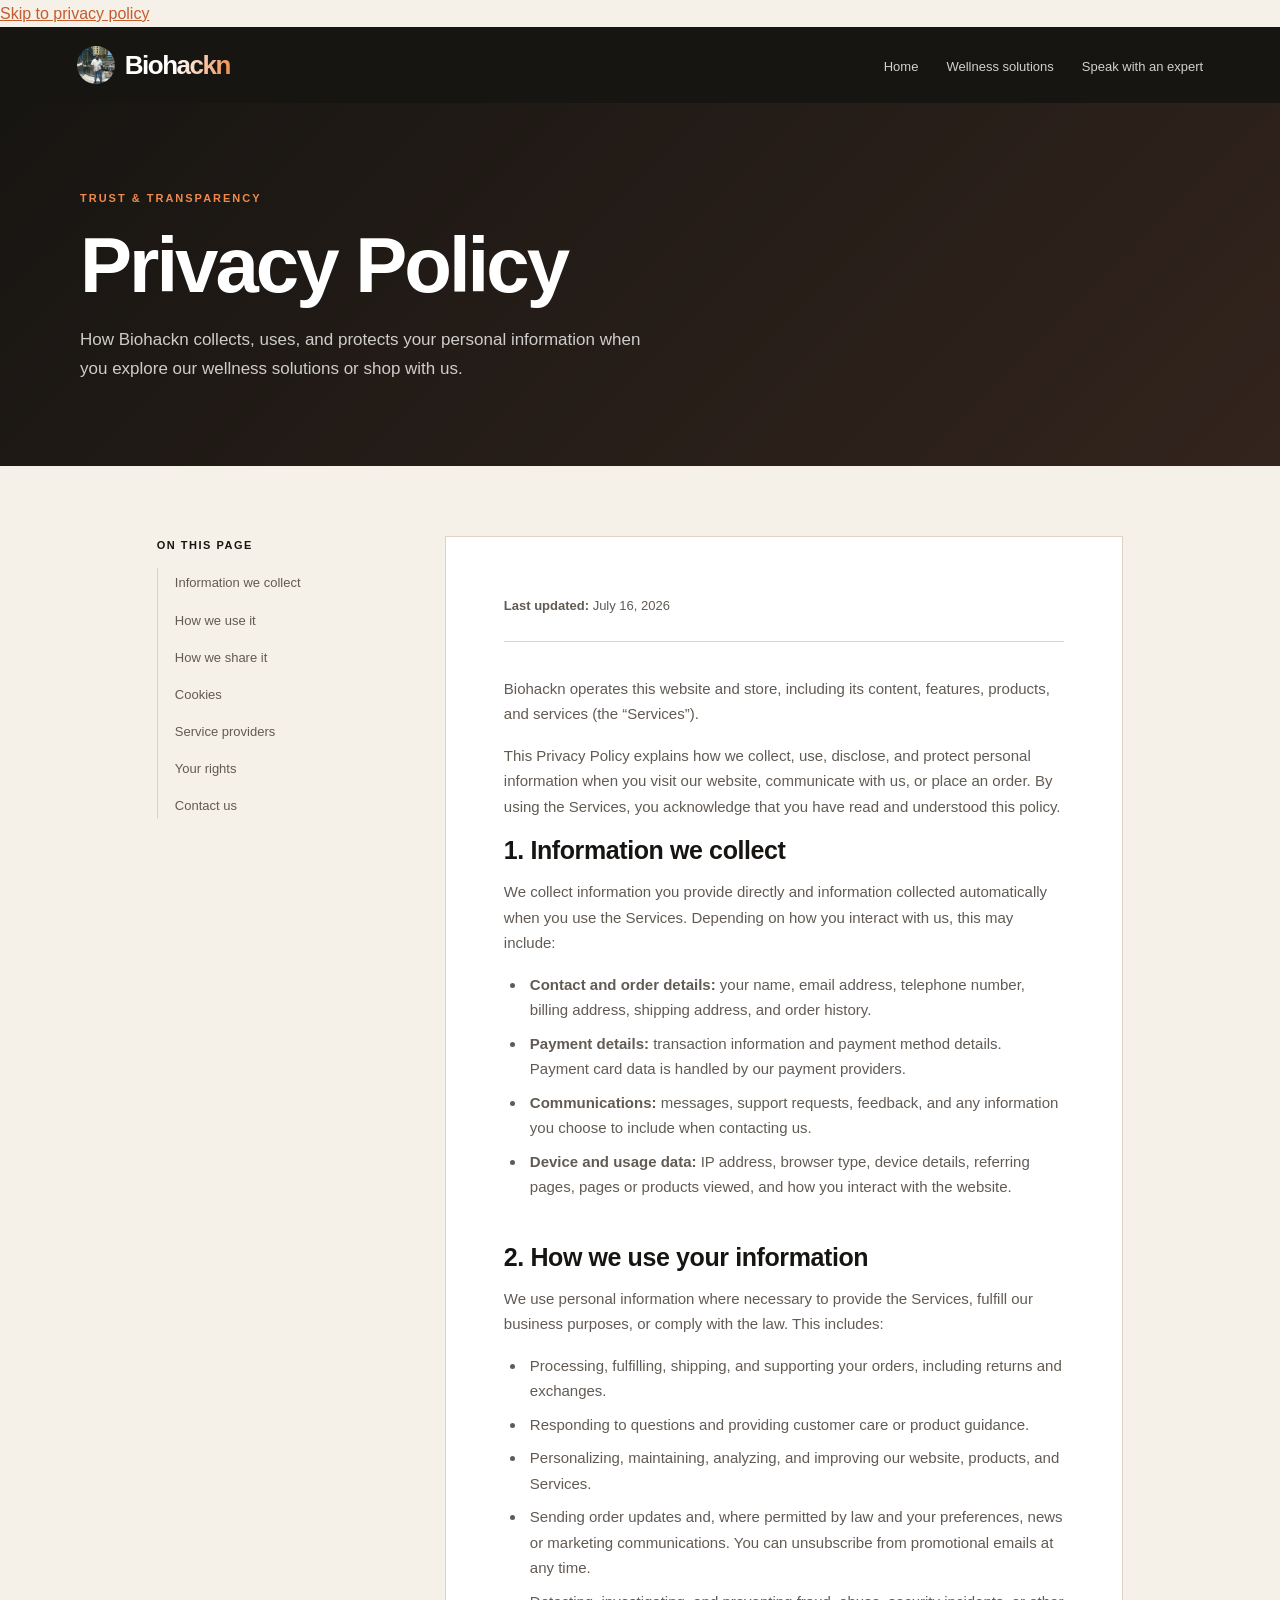
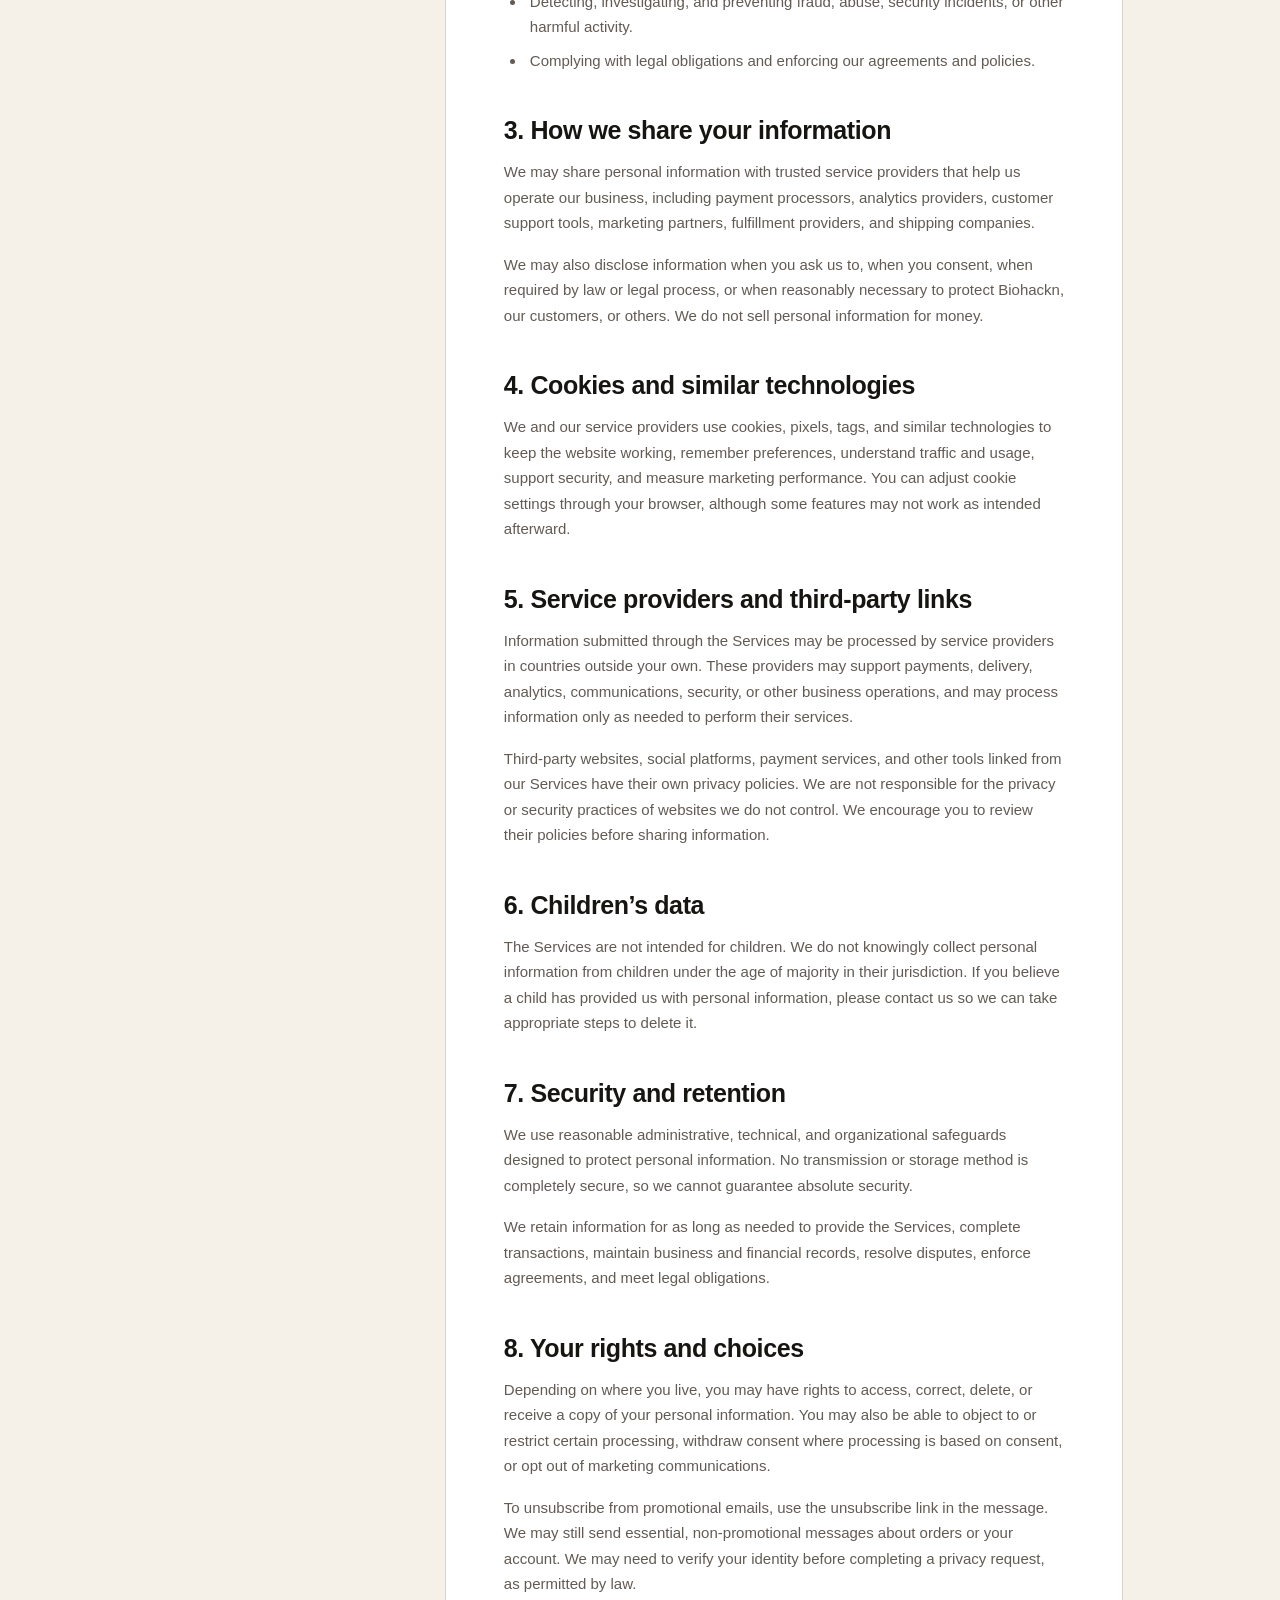
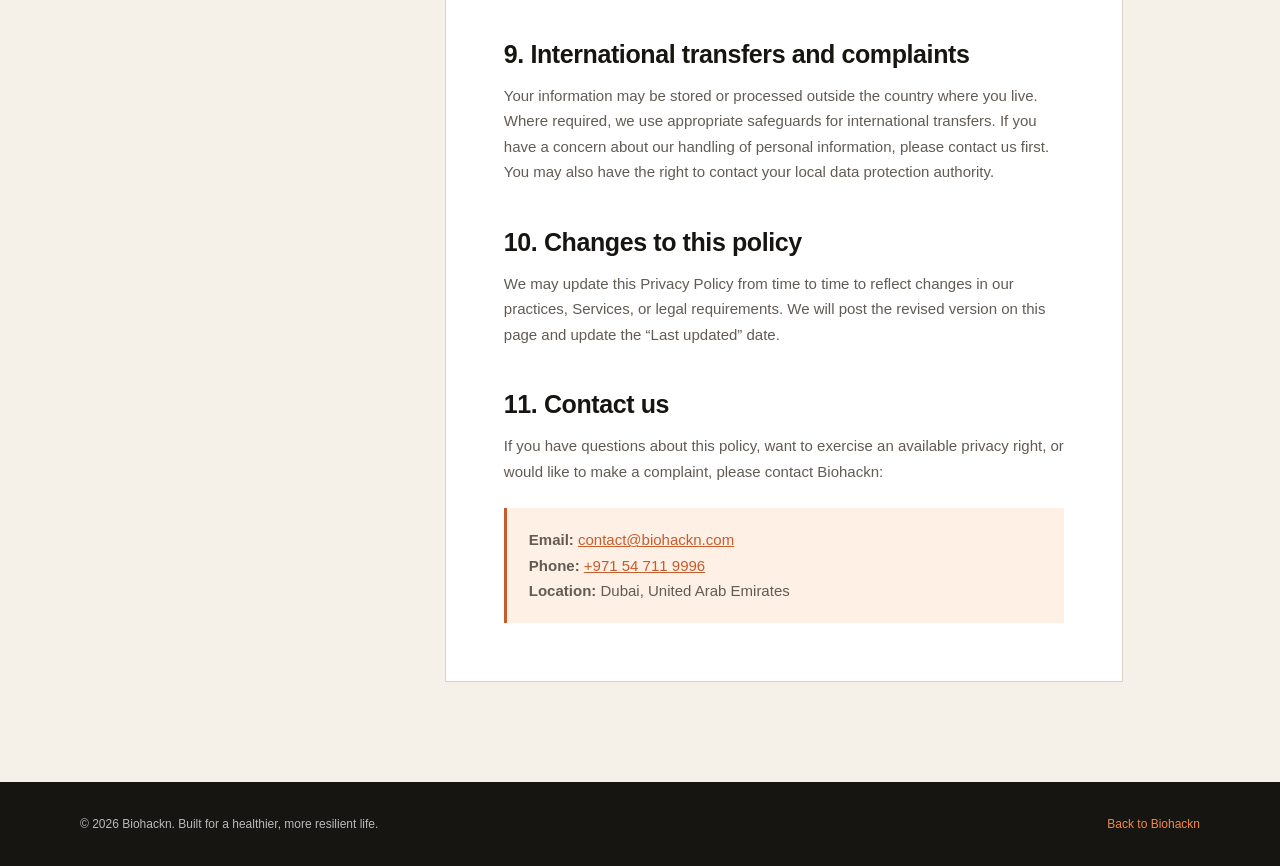
<file: privacypolicy.html>
<!DOCTYPE html>
<html lang="en">
<head>
	<meta charset="UTF-8">
	<meta name="viewport" content="width=device-width, initial-scale=1.0">
	<meta name="description" content="Biohackn Privacy Policy. Learn how Biohackn collects, uses, and protects your personal information.">
	<title>Privacy Policy | Biohackn</title>
	<link rel="stylesheet" href="style.css">
	<style>
		:root {
			--policy-ink: #171512;
			--policy-muted: #625b54;
			--policy-paper: #f5f0e8;
			--policy-panel: #ffffff;
			--policy-line: #ddd2c5;
			--policy-orange: #c65b2d;
			--policy-deep: #171512;
		}

		.privacy-page {
			background: var(--policy-paper);
			color: var(--policy-ink);
			font-family: "Avenir Next", Avenir, "Segoe UI", sans-serif;
			line-height: 1.7;
		}

		.privacy-page a { color: var(--policy-orange); }
		.privacy-page .policy-nav {
			align-items: center;
			background: var(--policy-deep);
			color: white;
			display: flex;
			justify-content: space-between;
			min-height: 76px;
			padding: 0 6vw;
		}

		.policy-brand { align-items: center; display: inline-flex; gap: 10px; text-decoration: none; }
		.policy-brand img { border-radius: 50%; height: 38px; object-fit: cover; width: 38px; }
		.policy-brand-name { background: linear-gradient(105deg, #ffffff 0%, #ffffff 48%, #f08a4b 100%); color: white; font-size: 26px; font-weight: 800; letter-spacing: -1.5px; line-height: 1; -webkit-background-clip: text; background-clip: text; -webkit-text-fill-color: transparent; }
		.policy-nav-links { display: flex; gap: 28px; list-style: none; margin: 0; padding: 0; }
		.policy-nav-links a { color: rgba(255,255,255,.8); font-size: 13px; text-decoration: none; }
		.policy-nav-links a:hover { color: #f08a4b; }

		.policy-hero {
			background: linear-gradient(135deg, #171512, #33241d);
			color: white;
			padding: 86px 6vw 82px;
		}

		.policy-hero-inner { margin: 0 auto; max-width: 1120px; }
		.policy-kicker { color: #f08a4b; font-size: 11px; font-weight: 800; letter-spacing: 2px; text-transform: uppercase; }
		.policy-hero h1 { font-size: clamp(44px, 7vw, 78px); letter-spacing: -3px; line-height: 1; margin: 18px 0 22px; }
		.policy-hero p { color: rgba(255,255,255,.78); font-size: 17px; margin: 0; max-width: 580px; }

		.policy-layout { display: grid; gap: 68px; grid-template-columns: 220px minmax(0, 720px); margin: 0 auto; max-width: 1120px; padding: 70px 6vw 100px; }
		.policy-toc { align-self: start; position: sticky; top: 24px; }
		.policy-toc-title { color: var(--policy-ink); font-size: 11px; font-weight: 800; letter-spacing: 1.5px; margin: 0 0 14px; text-transform: uppercase; }
		.policy-toc ol { border-left: 1px solid var(--policy-line); list-style: none; margin: 0; padding: 0 0 0 17px; }
		.policy-toc li { margin: 10px 0; }
		.policy-toc a { color: var(--policy-muted); font-size: 13px; line-height: 1.35; text-decoration: none; }
		.policy-toc a:hover { color: var(--policy-orange); }

		.policy-document { background: var(--policy-panel); border: 1px solid var(--policy-line); padding: clamp(28px, 5vw, 58px); }
		.policy-meta { border-bottom: 1px solid var(--policy-line); color: var(--policy-muted); font-size: 13px; margin-bottom: 34px; padding-bottom: 24px; }
		.policy-document h2 { color: var(--policy-ink); font-size: 25px; letter-spacing: -.4px; line-height: 1.2; margin: 42px 0 14px; }
		.policy-document h2:first-of-type { margin-top: 0; }
		.policy-document h3 { color: var(--policy-ink); font-size: 17px; margin: 24px 0 7px; }
		.policy-document p { color: var(--policy-muted); font-size: 15px; margin: 0 0 16px; }
		.policy-document ul { color: var(--policy-muted); font-size: 15px; margin: 0 0 18px; padding-left: 22px; }
		.policy-document li { margin: 8px 0; padding-left: 4px; }
		.policy-contact { background: #fff0e5; border-left: 3px solid var(--policy-orange); margin-top: 24px; padding: 19px 22px; }
		.policy-contact p { margin: 0; }

		.policy-footer { background: #171512; color: rgba(255,255,255,.7); padding: 32px 6vw; }
		.policy-footer-inner { align-items: center; display: flex; justify-content: space-between; margin: 0 auto; max-width: 1120px; }
		.policy-footer p { font-size: 12px; margin: 0; }
		.policy-footer a { color: #f08a4b; font-size: 12px; text-decoration: none; }

		@media (max-width: 760px) {
			.privacy-page .policy-nav { min-height: 68px; }
			.policy-nav-links { gap: 14px; }
			.policy-nav-links li:nth-child(2) { display: none; }
			.policy-hero { padding: 62px 7vw 58px; }
			.policy-hero h1 { letter-spacing: -2px; }
			.policy-layout { display: block; padding: 38px 5vw 64px; }
			.policy-toc { margin-bottom: 30px; position: static; }
			.policy-toc ol { display: grid; gap: 4px 20px; grid-template-columns: repeat(2, 1fr); }
			.policy-document { padding: 27px 22px; }
			.policy-footer-inner { align-items: flex-start; flex-direction: column; gap: 12px; }
		}
	</style>
</head>
<body class="privacy-page">
	<a class="skip-link" href="#policy-content">Skip to privacy policy</a>
	<nav class="policy-nav" aria-label="Primary navigation">
		<a class="policy-brand" href="index.html"><img src="Gideon.jpg" alt="Biohackn logo"><span class="policy-brand-name">Biohackn</span></a>
		<ul class="policy-nav-links">
			<li><a href="index.html">Home</a></li>
			<li><a href="index.html#products">Wellness solutions</a></li>
			<li><a href="https://wa.me/971547119996">Speak with an expert</a></li>
		</ul>
	</nav>

	<header class="policy-hero">
		<div class="policy-hero-inner">
			<div class="policy-kicker">Trust &amp; transparency</div>
			<h1>Privacy Policy</h1>
			<p>How Biohackn collects, uses, and protects your personal information when you explore our wellness solutions or shop with us.</p>
		</div>
	</header>

	<main class="policy-layout" id="policy-content">
		<aside class="policy-toc" aria-label="Privacy policy sections">
			<p class="policy-toc-title">On this page</p>
			<ol>
				<li><a href="#information">Information we collect</a></li>
				<li><a href="#use">How we use it</a></li>
				<li><a href="#sharing">How we share it</a></li>
				<li><a href="#cookies">Cookies</a></li>
				<li><a href="#services">Service providers</a></li>
				<li><a href="#rights">Your rights</a></li>
				<li><a href="#contact">Contact us</a></li>
			</ol>
		</aside>

		<article class="policy-document">
			<div class="policy-meta"><strong>Last updated:</strong> July 16, 2026</div>

			<p>Biohackn operates this website and store, including its content, features, products, and services (the “Services”).</p>
			<p>This Privacy Policy explains how we collect, use, disclose, and protect personal information when you visit our website, communicate with us, or place an order. By using the Services, you acknowledge that you have read and understood this policy.</p>

			<h2 id="information">1. Information we collect</h2>
			<p>We collect information you provide directly and information collected automatically when you use the Services. Depending on how you interact with us, this may include:</p>
			<ul>
				<li><strong>Contact and order details:</strong> your name, email address, telephone number, billing address, shipping address, and order history.</li>
				<li><strong>Payment details:</strong> transaction information and payment method details. Payment card data is handled by our payment providers.</li>
				<li><strong>Communications:</strong> messages, support requests, feedback, and any information you choose to include when contacting us.</li>
				<li><strong>Device and usage data:</strong> IP address, browser type, device details, referring pages, pages or products viewed, and how you interact with the website.</li>
			</ul>

			<h2 id="use">2. How we use your information</h2>
			<p>We use personal information where necessary to provide the Services, fulfill our business purposes, or comply with the law. This includes:</p>
			<ul>
				<li>Processing, fulfilling, shipping, and supporting your orders, including returns and exchanges.</li>
				<li>Responding to questions and providing customer care or product guidance.</li>
				<li>Personalizing, maintaining, analyzing, and improving our website, products, and Services.</li>
				<li>Sending order updates and, where permitted by law and your preferences, news or marketing communications. You can unsubscribe from promotional emails at any time.</li>
				<li>Detecting, investigating, and preventing fraud, abuse, security incidents, or other harmful activity.</li>
				<li>Complying with legal obligations and enforcing our agreements and policies.</li>
			</ul>

			<h2 id="sharing">3. How we share your information</h2>
			<p>We may share personal information with trusted service providers that help us operate our business, including payment processors, analytics providers, customer support tools, marketing partners, fulfillment providers, and shipping companies.</p>
			<p>We may also disclose information when you ask us to, when you consent, when required by law or legal process, or when reasonably necessary to protect Biohackn, our customers, or others. We do not sell personal information for money.</p>

			<h2 id="cookies">4. Cookies and similar technologies</h2>
			<p>We and our service providers use cookies, pixels, tags, and similar technologies to keep the website working, remember preferences, understand traffic and usage, support security, and measure marketing performance. You can adjust cookie settings through your browser, although some features may not work as intended afterward.</p>

			<h2 id="services">5. Service providers and third-party links</h2>
			<p>Information submitted through the Services may be processed by service providers in countries outside your own. These providers may support payments, delivery, analytics, communications, security, or other business operations, and may process information only as needed to perform their services.</p>
			<p>Third-party websites, social platforms, payment services, and other tools linked from our Services have their own privacy policies. We are not responsible for the privacy or security practices of websites we do not control. We encourage you to review their policies before sharing information.</p>

			<h2>6. Children’s data</h2>
			<p>The Services are not intended for children. We do not knowingly collect personal information from children under the age of majority in their jurisdiction. If you believe a child has provided us with personal information, please contact us so we can take appropriate steps to delete it.</p>

			<h2>7. Security and retention</h2>
			<p>We use reasonable administrative, technical, and organizational safeguards designed to protect personal information. No transmission or storage method is completely secure, so we cannot guarantee absolute security.</p>
			<p>We retain information for as long as needed to provide the Services, complete transactions, maintain business and financial records, resolve disputes, enforce agreements, and meet legal obligations.</p>

			<h2 id="rights">8. Your rights and choices</h2>
			<p>Depending on where you live, you may have rights to access, correct, delete, or receive a copy of your personal information. You may also be able to object to or restrict certain processing, withdraw consent where processing is based on consent, or opt out of marketing communications.</p>
			<p>To unsubscribe from promotional emails, use the unsubscribe link in the message. We may still send essential, non-promotional messages about orders or your account. We may need to verify your identity before completing a privacy request, as permitted by law.</p>

			<h2>9. International transfers and complaints</h2>
			<p>Your information may be stored or processed outside the country where you live. Where required, we use appropriate safeguards for international transfers. If you have a concern about our handling of personal information, please contact us first. You may also have the right to contact your local data protection authority.</p>

			<h2>10. Changes to this policy</h2>
			<p>We may update this Privacy Policy from time to time to reflect changes in our practices, Services, or legal requirements. We will post the revised version on this page and update the “Last updated” date.</p>

			<h2 id="contact">11. Contact us</h2>
			<p>If you have questions about this policy, want to exercise an available privacy right, or would like to make a complaint, please contact Biohackn:</p>
			<div class="policy-contact">
				<p><strong>Email:</strong> <a href="mailto:contact@biohackn.com">contact@biohackn.com</a><br>
				<strong>Phone:</strong> <a href="tel:+971547119996">+971 54 711 9996</a><br>
				<strong>Location:</strong> Dubai, United Arab Emirates</p>
			</div>
		</article>
	</main>

	<footer class="policy-footer">
		<div class="policy-footer-inner">
			<p>&copy; 2026 Biohackn. Built for a healthier, more resilient life.</p>
			<a href="index.html">Back to Biohackn</a>
		</div>
	</footer>
</body>
</html>
</file>
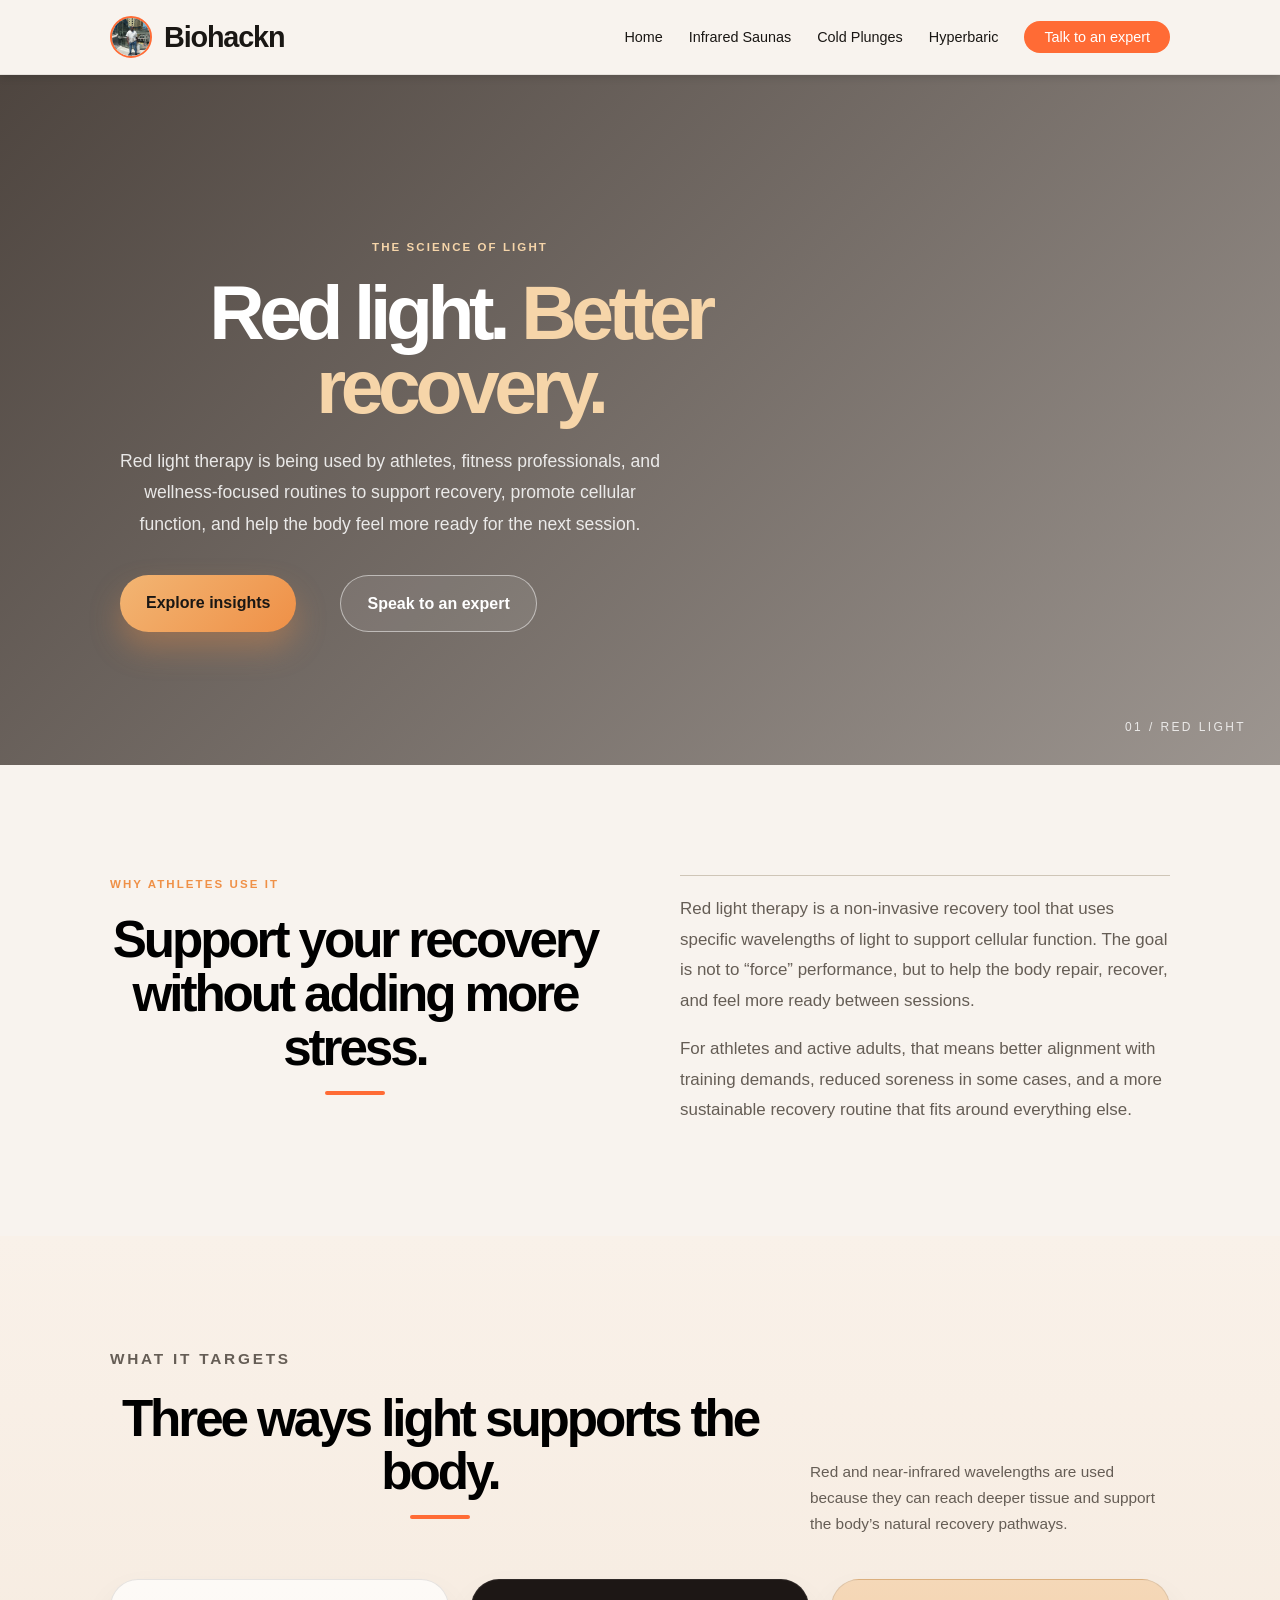
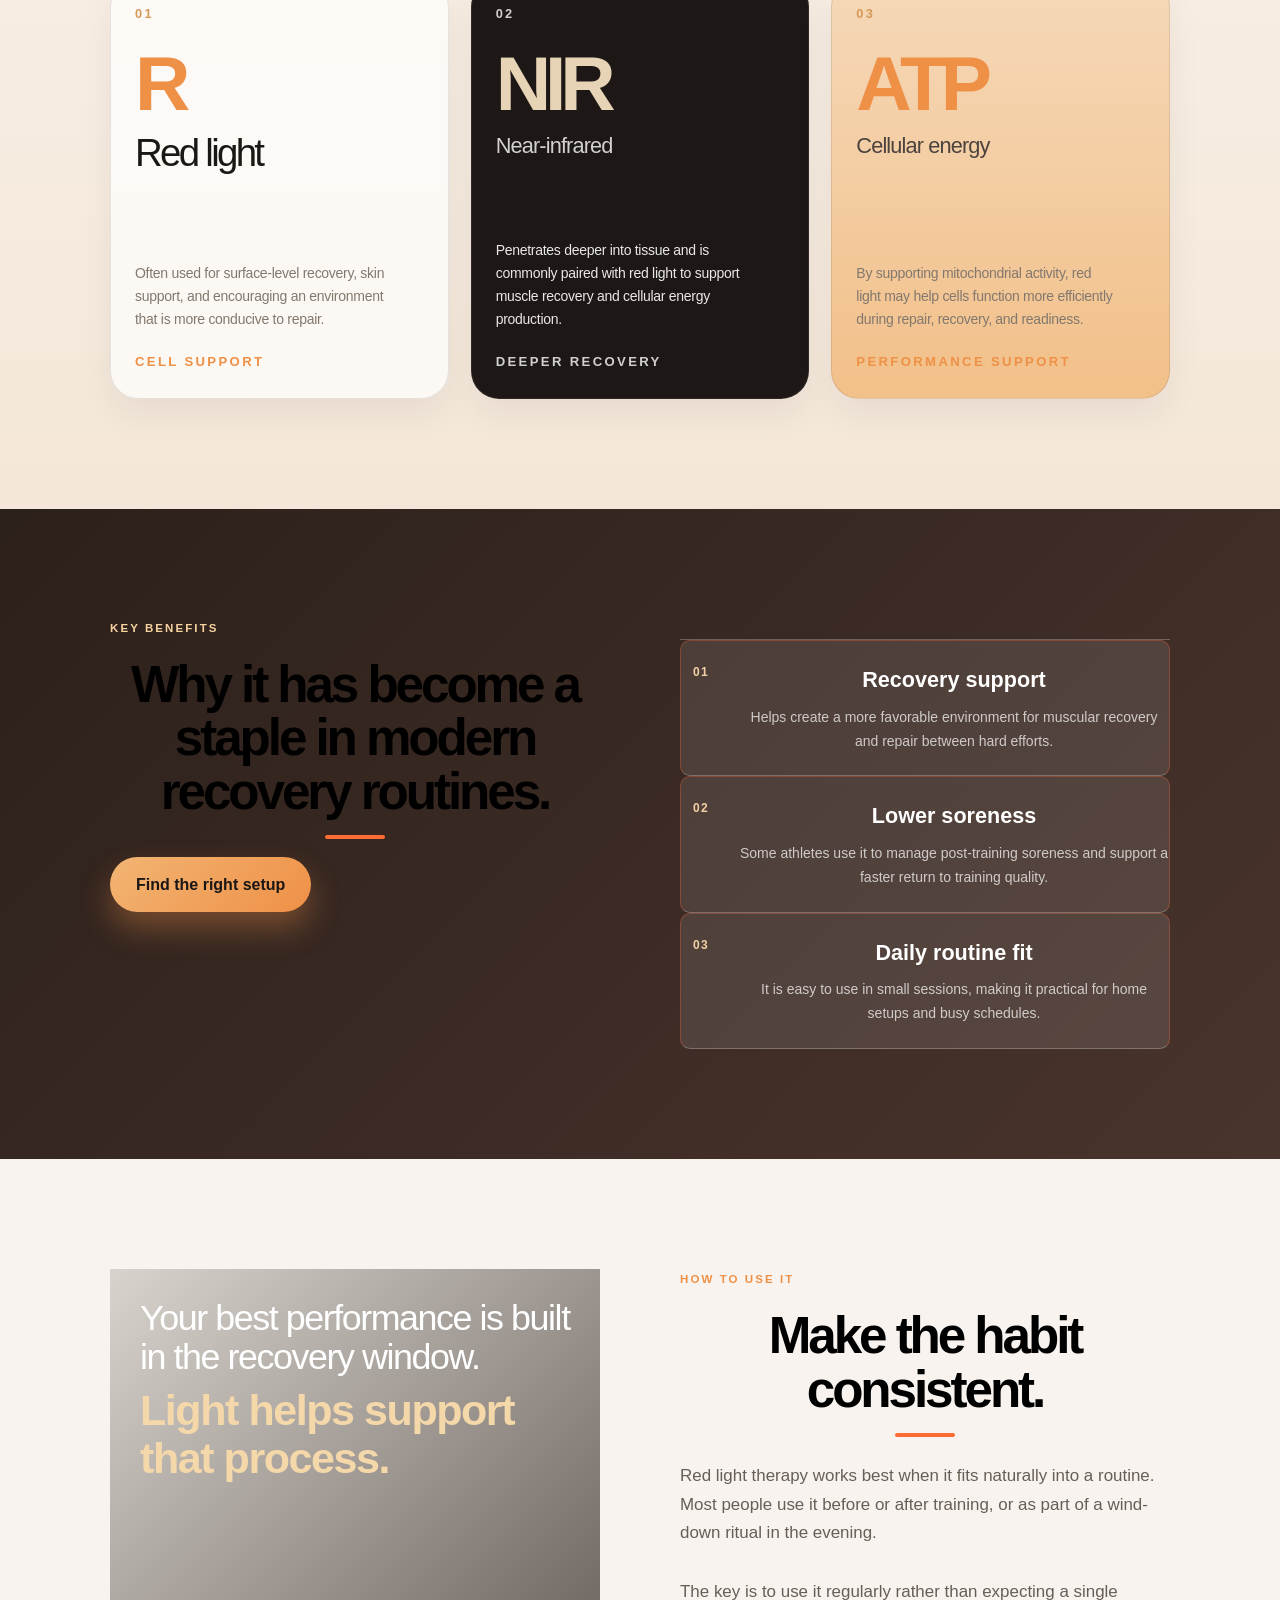
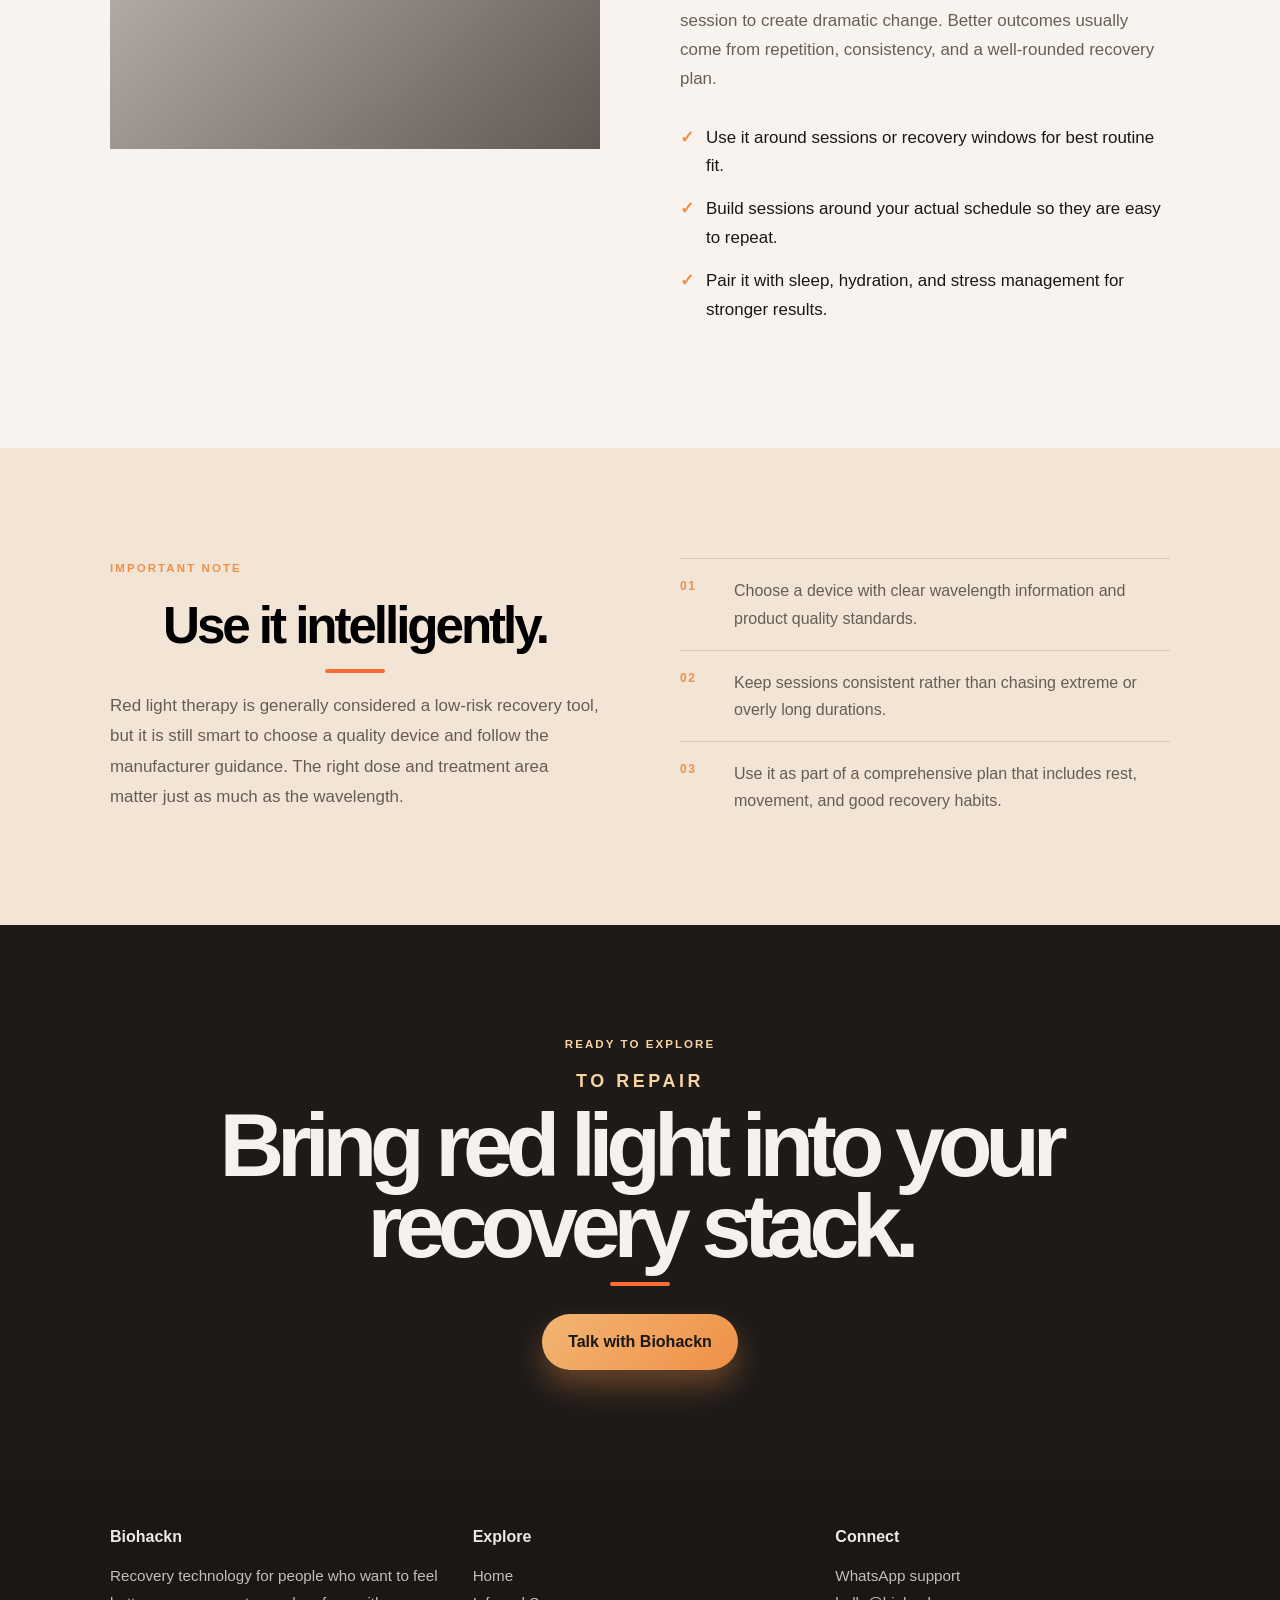
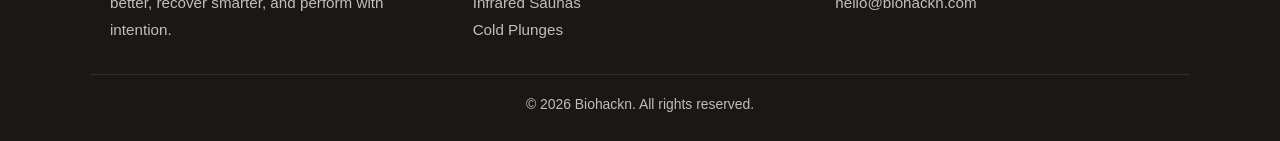
<file: redlight.html>
<!DOCTYPE html>
<html lang="en">
<head>
    <meta charset="UTF-8">
    <meta name="viewport" content="width=device-width, initial-scale=1.0">
    <meta name="description" content="Explore red light therapy insights, benefits, and how athletes and everyday wellness routines can use it for recovery, skin health, and performance support.">
    <title>Red Light Therapy | Biohackn</title>
    <link rel="stylesheet" href="style.css">
    <style>
        :root {
            --redlight-ink: #1a1714;
            --redlight-panel: #f8f3ee;
            --redlight-warm: #f5b26d;
            --redlight-amber: #ef9047;
            --redlight-deep: #3f1a10;
            --redlight-soft: #fce7d4;
            --redlight-slate: #655d55;
            --redlight-white: #ffffff;
        }

        * { box-sizing: border-box; }

        body {
            margin: 0;
            font-family: 'Segoe UI', Tahoma, Geneva, Verdana, sans-serif;
            background: var(--redlight-panel);
            color: var(--redlight-ink);
        }

        a {
            color: inherit;
            text-decoration: none;
        }

        .container {
            width: min(1100px, calc(100% - 32px));
            margin: 0 auto;
        }

        .navbar {
            position: sticky;
            top: 0;
            z-index: 50;
            background: rgba(248, 243, 238, 0.96);
            -webkit-backdrop-filter: blur(10px);
            backdrop-filter: blur(10px);
            border-bottom: 1px solid rgba(26, 23, 20, 0.08);
        }

        .navbar .container {
            display: flex;
            align-items: center;
            justify-content: space-between;
            min-height: 74px;
            position: relative;
        }

        .logo {
            display: flex;
            align-items: center;
            gap: 12px;
            font-weight: 800;
            letter-spacing: -0.04em;
            font-size: 1.8rem;
        }

        .logo-img {
            width: 42px;
            height: 42px;
            border-radius: 50%;
            object-fit: cover;
        }

        .nav-menu {
            list-style: none;
            display: flex;
            align-items: center;
            gap: 26px;
            margin: 0;
            padding: 0;
        }

        .nav-menu a {
            font-size: 0.9rem;
            color: var(--redlight-ink);
            transition: color 0.2s ease;
        }

        .nav-menu a:hover { color: var(--redlight-amber); }

        .cta-button {
            background: var(--redlight-ink);
            color: #fff !important;
            padding: 12px 18px;
            border-radius: 999px;
        }

        .nav-toggle {
            display: none;
            flex-direction: column;
            justify-content: center;
            gap: 5px;
            width: 42px;
            height: 42px;
            border: 1px solid rgba(26, 23, 20, 0.12);
            border-radius: 50%;
            background: rgba(255, 255, 255, 0.4);
            cursor: pointer;
        }

        .nav-toggle span {
            display: block;
            width: 18px;
            height: 2px;
            background: var(--redlight-ink);
            margin: 0 auto;
            border-radius: 999px;
        }

        .hero {
            position: relative;
            min-height: 690px;
            display: flex;
            align-items: center;
            color: white;
            background: linear-gradient(135deg, rgba(30, 20, 14, 0.78), rgba(30, 20, 14, 0.42)),
                url('https://images.unsplash.com/photo-1517836357463-d25dfeac3438?auto=format&fit=crop&w=1800&q=80') center/cover no-repeat;
            overflow: hidden;
        }

        .hero-content {
            position: relative;
            z-index: 1;
            max-width: 700px;
            padding: 100px 0 70px;
        }

        .eyebrow {
            margin: 0 0 20px;
            text-transform: uppercase;
            letter-spacing: 0.18em;
            font-size: 0.72rem;
            font-weight: 700;
            color: #f6d5a9;
        }

        .eyebrow-accent {
            color: var(--redlight-amber);
        }

        .eyebrow-soft {
            color: #f7d3a2;
        }

        .lead-title {
            margin-bottom: 28px;
        }

        .hero h1 {
            margin: 0 0 22px;
            font-size: clamp(3rem, 6vw, 6rem);
            letter-spacing: -0.07em;
            line-height: 0.96;
        }

        .hero h1 em {
            color: #f6d5a9;
            font-style: normal;
        }

        .hero-copy {
            font-size: 1.1rem;
            line-height: 1.8;
            color: rgba(255, 255, 255, 0.86);
            max-width: 560px;
        }

        .hero-actions {
            display: flex;
            flex-wrap: wrap;
            gap: 24px;
            margin-top: 34px;
        }

        .btn {
            display: inline-block;
            padding: 15px 26px;
            border-radius: 999px;
            font-weight: 700;
            transition: transform 0.2s ease, box-shadow 0.2s ease;
        }

        .btn:hover {
            transform: translateY(-1px);
        }

        .btn-primary {
            background: linear-gradient(135deg, #f2b573, #ef9047);
            color: var(--redlight-ink);
            box-shadow: 0 16px 30px rgba(239, 144, 71, 0.35);
        }

        .btn-secondary {
            background: rgba(255, 255, 255, 0.08);
            border: 1px solid rgba(255, 255, 255, 0.5);
            color: white;
        }

        .hero-note {
            position: absolute;
            right: 34px;
            bottom: 28px;
            font-size: 12px;
            letter-spacing: 0.2em;
            color: rgba(255,255,255,0.8);
        }

        .section {
            padding: 110px 0;
        }

        .intro-grid,
        .benefit-layout,
        .guide-grid,
        .safety-grid {
            display: grid;
            grid-template-columns: 1fr 1fr;
            gap: 80px;
            align-items: start;
        }

        .intro-copy,
        .guide-content,
        .safety-content {
            font-size: 1.06rem;
            line-height: 1.8;
            color: var(--redlight-slate);
        }

        .section h2 {
            margin: 0 0 18px;
            font-size: clamp(2.4rem, 4vw, 4rem);
            letter-spacing: -0.06em;
            line-height: 1.05;
        }

        .section h3 {
            margin: 0 0 14px;
            font-size: 1.35rem;
            color: var(--redlight-ink);
        }

        .intro-copy p + p,
        .guide-content p + p,
        .safety-content p + p {
            margin-top: 18px;
        }

        .panel {
            background: rgba(255,255,255,0.5);
            border: 1px solid rgba(26,23,20,0.08);
            box-shadow: 0 20px 50px rgba(26,23,20,0.04);
            padding: 28px 24px;
        }

        .spectrum {
            background: linear-gradient(180deg, #f9f1e9, #f4e7d9);
        }

        .section-header {
            display: flex;
            align-items: end;
            justify-content: space-between;
            gap: 40px;
            margin-bottom: 42px;
        }

        .section-header p {
            color: var(--redlight-slate);
            max-width: 360px;
            line-height: 1.7;
            font-size: 0.96rem;
        }

        .spectrum-grid {
            display: grid;
            grid-template-columns: repeat(3, minmax(0, 1fr));
            gap: 22px;
            align-items: stretch;
        }

        .spectrum-card {
            position: relative;
            display: flex;
            flex-direction: column;
            justify-content: flex-start;
            padding: 28px 24px 26px;
            min-height: 420px;
            background: rgba(255,255,255,0.7);
            border: 1px solid rgba(26,23,20,0.1);
            border-radius: 28px;
            box-shadow: 0 16px 34px rgba(26,23,20,0.06);
            overflow: hidden;
        }

        .spectrum-card.dark {
            background: #1d1715;
            color: white;
            border-color: rgba(255,255,255,0.08);
        }

        .spectrum-card.ink {
            background: linear-gradient(180deg, #f5d8b8 0%, #f2c089 100%);
        }

        .spectrum-card.dark .num,
        .spectrum-card.dark .tag,
        .spectrum-card.dark .body-copy,
        .spectrum-card.dark .spectrum-title-sub,
        .spectrum-card.dark .spectrum-title {
            color: rgba(255,255,255,0.8);
        }

        .num {
            display: block;
            font-size: 0.8rem;
            font-weight: 700;
            letter-spacing: 0.18em;
            color: #d59a5a;
            margin-bottom: 32px;
            line-height: 1;
            text-transform: uppercase;
        }

        .wave {
            display: block;
            font-size: clamp(3.5rem, 6vw, 7rem);
            font-weight: 800;
            letter-spacing: -0.08em;
            line-height: 0.8;
            margin: 0 0 20px;
            color: var(--redlight-amber);
        }

        .spectrum-card.dark .wave {
            color: #e7d4b7;
        }

        .spectrum-title {
            display: block;
            font-size: clamp(2rem, 3vw, 3.2rem);
            line-height: 1;
            letter-spacing: -0.07em;
            margin-bottom: 18px;
            color: var(--redlight-ink);
        }

        .spectrum-card.dark .spectrum-title {
            color: #f3e7d6;
        }

        .spectrum-title-sub {
            display: block;
            margin-bottom: 18px;
            font-size: clamp(1.2rem, 1.7vw, 1.8rem);
            line-height: 1.1;
            letter-spacing: -0.04em;
            color: #4c433f;
        }

        .body-copy {
            margin-top: auto;
            font-size: 1.03rem;
            line-height: 1.75;
            letter-spacing: -0.02em;
            color: #1a1714;
        }

        .spectrum-card.dark .body-copy {
            color: rgba(255,255,255,0.9);
        }

        .tag {
            display: inline-block;
            margin-top: 20px;
            font-size: 0.82rem;
            letter-spacing: 0.18em;
            text-transform: uppercase;
            color: var(--redlight-amber);
            font-weight: 700;
        }

        .benefits-band {
            background: linear-gradient(135deg, #2c201a, #49342d);
            color: white;
        }

        .benefit-list {
            border-top: 1px solid rgba(255,255,255,0.25);
            margin-top: 20px;
        }

        .benefit-item {
            display: grid;
            grid-template-columns: 40px 1fr;
            gap: 18px;
            padding: 22px 0;
            border-bottom: 1px solid rgba(255,255,255,0.25);
        }

        .benefit-item span {
            color: #f3d0a5;
            font-size: 12px;
            font-weight: 700;
            letter-spacing: 0.12em;
        }

        .benefit-item h3 {
            color: white;
            margin-bottom: 8px;
        }

        .benefit-item p {
            grid-column: 2;
            color: rgba(255,255,255,0.8);
            line-height: 1.7;
            margin: 0;
        }

        .guide-visual {
            min-height: 480px;
            display: flex;
            align-items: end;
            padding: 30px;
            background: linear-gradient(135deg, rgba(38,29,23,.15), rgba(38,29,23,.72)),
                url('https://images.unsplash.com/photo-1517836357463-d25dfeac3438?auto=format&fit=crop&w=1200&q=80') center/cover no-repeat;
            color: white;
        }

        .quote {
            font-size: clamp(1.8rem, 2.8vw, 3rem);
            line-height: 1.1;
            letter-spacing: -0.04em;
        }

        .quote strong {
            display: block;
            color: #f5d8aa;
            font-size: 1.2em;
            margin-top: 10px;
        }

        .check-list {
            list-style: none;
            padding: 0;
            margin: 26px 0 0;
        }

        .check-list li {
            display: flex;
            gap: 12px;
            margin-bottom: 14px;
            line-height: 1.7;
            color: var(--redlight-ink);
        }

        .check-list li::before {
            content: '✓';
            color: var(--redlight-amber);
            font-weight: 800;
        }

        .safety {
            background: #f2e5d6;
        }

        .safety-points {
            display: grid;
            gap: 18px;
        }

        .safety-point {
            display: grid;
            grid-template-columns: 36px 1fr;
            gap: 18px;
            padding-top: 18px;
            border-top: 1px solid rgba(26,23,20,0.12);
        }

        .safety-point span {
            color: var(--redlight-amber);
            font-weight: 800;
            font-size: 12px;
            letter-spacing: 0.14em;
        }

        .safety-point p {
            margin: 0;
            color: var(--redlight-slate);
            line-height: 1.7;
        }

        .cta {
            background: #1d1a18;
            color: white;
            text-align: center;
            padding: 110px 0;
        }

        .cta h2 {
            text-align: center;
            margin-bottom: 28px;
            color: #f4f1ee;
            font-size: clamp(3.2rem, 7vw, 9rem);
            line-height: 0.9;
            letter-spacing: -0.08em;
            text-transform: none;
            max-width: 1400px;
            margin-left: auto;
            margin-right: auto;
        }

        .cta-kicker {
            display: block;
            font-size: clamp(0.9rem, 1.4vw, 1.5rem);
            letter-spacing: 0.2em;
            text-transform: uppercase;
            color: #f7d3a2;
            margin-bottom: 16px;
            font-weight: 700;
        }

        .cta-word {
            display: block;
            margin-top: 14px;
            letter-spacing: -0.08em;
        }

        .footer {
            background: #1a1714;
            color: #efe9e3;
            padding: 44px 0 26px;
        }

        .footer-grid {
            display: grid;
            grid-template-columns: repeat(3, minmax(0, 1fr));
            gap: 28px;
        }

        .footer h4 {
            margin-bottom: 12px;
            font-size: 1rem;
        }

        .footer p,
        .footer a {
            color: rgba(239,233,227,0.8);
            line-height: 1.8;
            font-size: 0.95rem;
        }

        .footer-bottom {
            border-top: 1px solid rgba(255,255,255,0.1);
            padding-top: 18px;
            margin-top: 30px;
            text-align: center;
            color: rgba(255,255,255,0.72);
            font-size: 0.87rem;
        }

        @media (max-width: 820px) {
            .nav-menu {
                display: none;
                position: absolute;
                top: 74px;
                left: 0;
                right: 0;
                flex-direction: column;
                background: rgba(248,243,238,0.98);
                border: 1px solid rgba(26,23,20,0.08);
                border-radius: 14px;
                box-shadow: 0 18px 35px rgba(26,23,20,0.08);
                padding: 8px 0;
                z-index: 30;
            }

            .nav-menu.active { display: flex; }
            .nav-menu a { display: block; padding: 14px 18px; }
            .nav-toggle { display: flex; }

            .intro-grid,
            .benefit-layout,
            .guide-grid,
            .safety-grid,
            .footer-grid {
                grid-template-columns: 1fr;
                gap: 36px;
            }

            .spectrum-grid {
                grid-template-columns: 1fr;
            }

            .section-header {
                display: block;
            }
        }

        @media (max-width: 640px) {
            .hero { min-height: 620px; }
            .hero-content { padding-top: 80px; }
            .hero-actions { flex-direction: column; align-items: flex-start; }
            .hero-note { right: 20px; bottom: 18px; }
            .section { padding: 80px 0; }
        }
    </style>
</head>
<body>
    <nav class="navbar">
        <div class="container">
            <a href="index.html" class="logo" aria-label="Biohackn home">
                <img src="Gideon.jpg" alt="Biohackn" class="logo-img">
                <span>Biohackn</span>
            </a>
            <div class="nav-toggle" id="navToggle" aria-label="Open navigation" role="button" tabindex="0">
                <span></span>
                <span></span>
                <span></span>
            </div>
            <ul class="nav-menu" id="navMenu">
                <li><a href="index.html">Home</a></li>
                <li><a href="infraredSaunas.html">Infrared Saunas</a></li>
                <li><a href="coldPlunges.html">Cold Plunges</a></li>
                <li><a href="hyperbaric.html">Hyperbaric</a></li>
                <li><a href="https://wa.me/971585346954" class="cta-button">Talk to an expert</a></li>
            </ul>
        </div>
    </nav>

    <header class="hero">
        <div class="container">
            <div class="hero-content">
                <p class="eyebrow">The science of light</p>
                <h1>Red light. <em>Better recovery.</em></h1>
                <p class="hero-copy">Red light therapy is being used by athletes, fitness professionals, and wellness-focused routines to support recovery, promote cellular function, and help the body feel more ready for the next session.</p>
                <div class="hero-actions">
                    <a href="#insights" class="btn btn-primary">Explore insights</a>
                    <a href="https://wa.me/971585346954" class="btn btn-secondary">Speak to an expert</a>
                </div>
            </div>
        </div>
        <div class="hero-note">01 / RED LIGHT</div>
    </header>

    <main>
        <section class="section" id="insights">
            <div class="container intro-grid">
                <div>
                    <p class="eyebrow eyebrow-accent">Why athletes use it</p>
                    <h2>Support your recovery without adding more stress.</h2>
                </div>
                <div class="intro-copy">
                    <p>Red light therapy is a non-invasive recovery tool that uses specific wavelengths of light to support cellular function. The goal is not to “force” performance, but to help the body repair, recover, and feel more ready between sessions.</p>
                    <p>For athletes and active adults, that means better alignment with training demands, reduced soreness in some cases, and a more sustainable recovery routine that fits around everything else.</p>
                </div>
            </div>
        </section>

        <section class="section spectrum">
            <div class="container">
                <div class="section-header">
                    <div>
                        <p class="eyebrow eyebrow-accent">What it targets</p>
                        <h2>Three ways light supports the body.</h2>
                    </div>
                    <p>Red and near-infrared wavelengths are used because they can reach deeper tissue and support the body’s natural recovery pathways.</p>
                </div>

                <div class="spectrum-grid">
                    <article class="spectrum-card">
                        <span class="num">01</span>
                        <span class="wave">R</span>
                        <span class="spectrum-title">Red light</span>
                        <p class="body-copy">Often used for surface-level recovery, skin support, and encouraging an environment that is more conducive to repair.</p>
                        <span class="tag">Cell support</span>
                    </article>

                    <article class="spectrum-card dark">
                        <span class="num">02</span>
                        <span class="wave">NIR</span>
                        <span class="spectrum-title-sub">Near-infrared</span>
                        <p class="body-copy">Penetrates deeper into tissue and is commonly paired with red light to support muscle recovery and cellular energy production.</p>
                        <span class="tag">Deeper recovery</span>
                    </article>

                    <article class="spectrum-card ink">
                        <span class="num">03</span>
                        <span class="wave">ATP</span>
                        <span class="spectrum-title-sub">Cellular energy</span>
                        <p class="body-copy">By supporting mitochondrial activity, red light may help cells function more efficiently during repair, recovery, and readiness.</p>
                        <span class="tag">Performance support</span>
                    </article>
                </div>
            </div>
        </section>

        <section class="section benefits-band">
            <div class="container benefit-layout">
                <div>
                    <p class="eyebrow eyebrow-soft">Key benefits</p>
                    <h2 class="lead-title">Why it has become a staple in modern recovery routines.</h2>
                    <a href="https://wa.me/971585346954" class="btn btn-primary">Find the right setup</a>
                </div>
                <div class="benefit-list">
                    <div class="benefit-item">
                        <span>01</span>
                        <div>
                            <h3>Recovery support</h3>
                            <p>Helps create a more favorable environment for muscular recovery and repair between hard efforts.</p>
                        </div>
                    </div>
                    <div class="benefit-item">
                        <span>02</span>
                        <div>
                            <h3>Lower soreness</h3>
                            <p>Some athletes use it to manage post-training soreness and support a faster return to training quality.</p>
                        </div>
                    </div>
                    <div class="benefit-item">
                        <span>03</span>
                        <div>
                            <h3>Daily routine fit</h3>
                            <p>It is easy to use in small sessions, making it practical for home setups and busy schedules.</p>
                        </div>
                    </div>
                </div>
            </div>
        </section>

        <section class="section">
            <div class="container guide-grid">
                <div class="guide-visual">
                    <div class="quote">Your best performance is built in the recovery window.<strong>Light helps support that process.</strong></div>
                </div>
                <div class="guide-content">
                    <p class="eyebrow eyebrow-accent">How to use it</p>
                    <h2>Make the habit consistent.</h2>
                    <p>Red light therapy works best when it fits naturally into a routine. Most people use it before or after training, or as part of a wind-down ritual in the evening.</p>
                    <p>The key is to use it regularly rather than expecting a single session to create dramatic change. Better outcomes usually come from repetition, consistency, and a well-rounded recovery plan.</p>
                    <ul class="check-list">
                        <li>Use it around sessions or recovery windows for best routine fit.</li>
                        <li>Build sessions around your actual schedule so they are easy to repeat.</li>
                        <li>Pair it with sleep, hydration, and stress management for stronger results.</li>
                    </ul>
                </div>
            </div>
        </section>

        <section class="section safety">
            <div class="container safety-grid">
                <div class="safety-content">
                    <p class="eyebrow eyebrow-accent">Important note</p>
                    <h2>Use it intelligently.</h2>
                    <p>Red light therapy is generally considered a low-risk recovery tool, but it is still smart to choose a quality device and follow the manufacturer guidance. The right dose and treatment area matter just as much as the wavelength.</p>
                </div>
                <div class="safety-points">
                    <div class="safety-point">
                        <span>01</span>
                        <p>Choose a device with clear wavelength information and product quality standards.</p>
                    </div>
                    <div class="safety-point">
                        <span>02</span>
                        <p>Keep sessions consistent rather than chasing extreme or overly long durations.</p>
                    </div>
                    <div class="safety-point">
                        <span>03</span>
                        <p>Use it as part of a comprehensive plan that includes rest, movement, and good recovery habits.</p>
                    </div>
                </div>
            </div>
        </section>

        <section class="cta">
            <div class="container">
                <p class="eyebrow eyebrow-soft">Ready to explore</p>
                <h2>
                    <span class="cta-kicker">To repair</span>
                    <span class="cta-word">Bring red light into your recovery stack.</span>
                </h2>
                <a href="https://wa.me/971585346954" class="btn btn-primary">Talk with Biohackn</a>
            </div>
        </section>
    </main>

    <footer class="footer">
        <div class="container footer-grid">
            <div>
                <h4>Biohackn</h4>
                <p>Recovery technology for people who want to feel better, recover smarter, and perform with intention.</p>
            </div>
            <div>
                <h4>Explore</h4>
                <p><a href="index.html">Home</a></p>
                <p><a href="infraredSaunas.html">Infrared Saunas</a></p>
                <p><a href="coldPlunges.html">Cold Plunges</a></p>
            </div>
            <div>
                <h4>Connect</h4>
                <p><a href="https://wa.me/971585346954">WhatsApp support</a></p>
                <p><a href="mailto:hello@biohackn.com">hello@biohackn.com</a></p>
            </div>
        </div>
        <div class="container footer-bottom">
            &copy; 2026 Biohackn. All rights reserved.
        </div>
    </footer>

    <script src="script.js"></script>
</body>
</html>
</file>
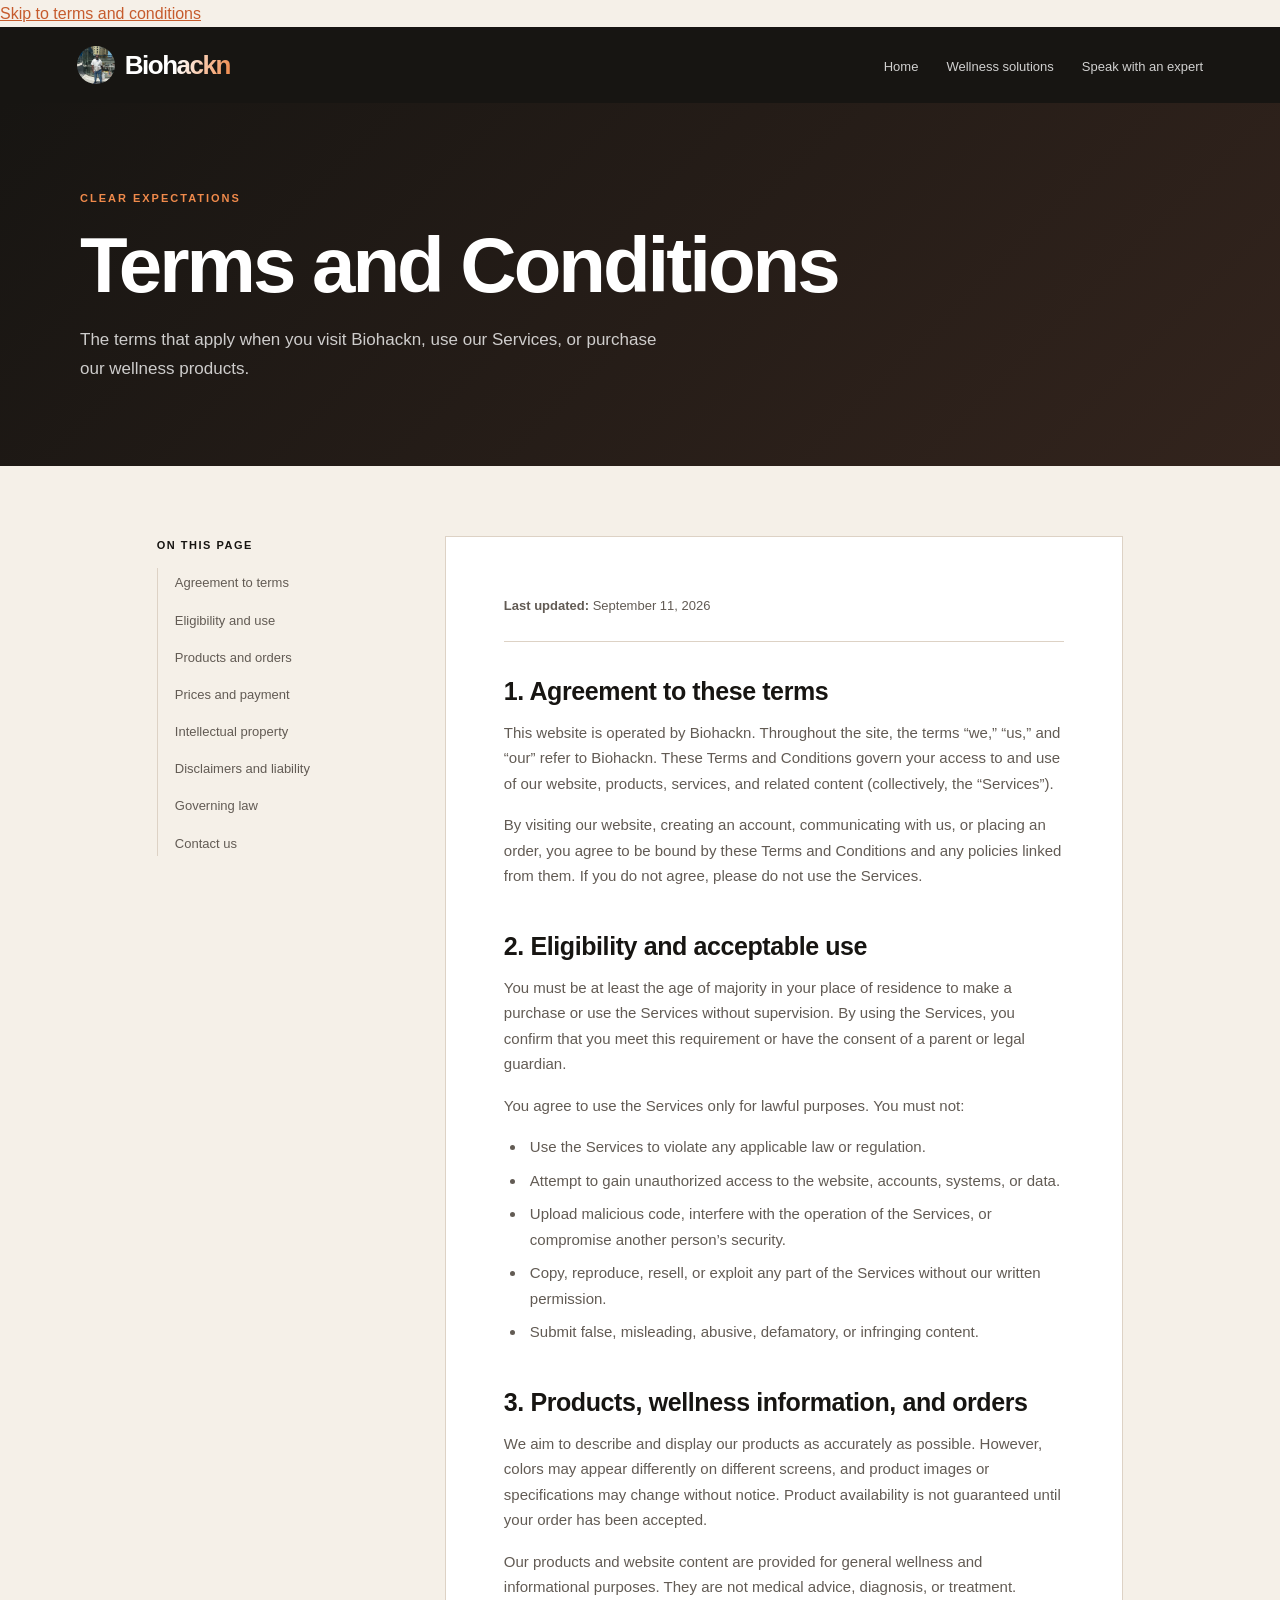
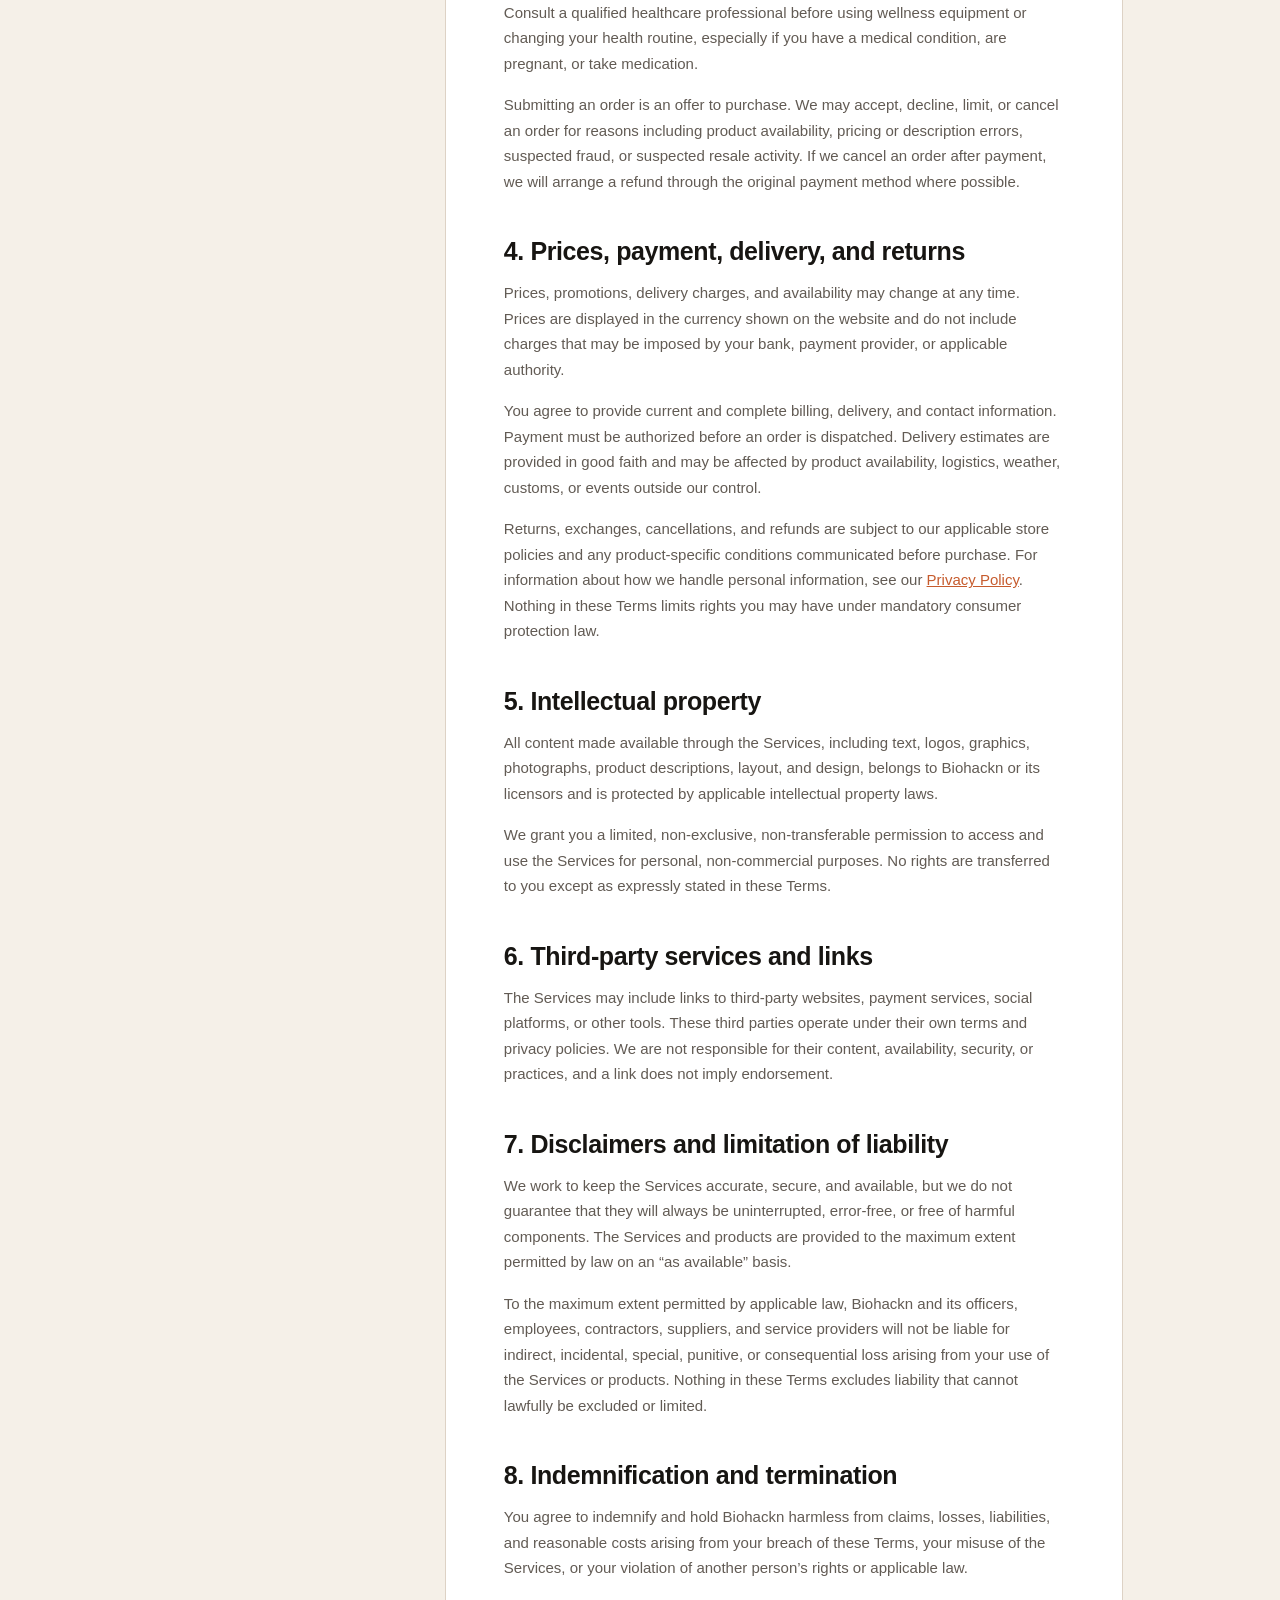
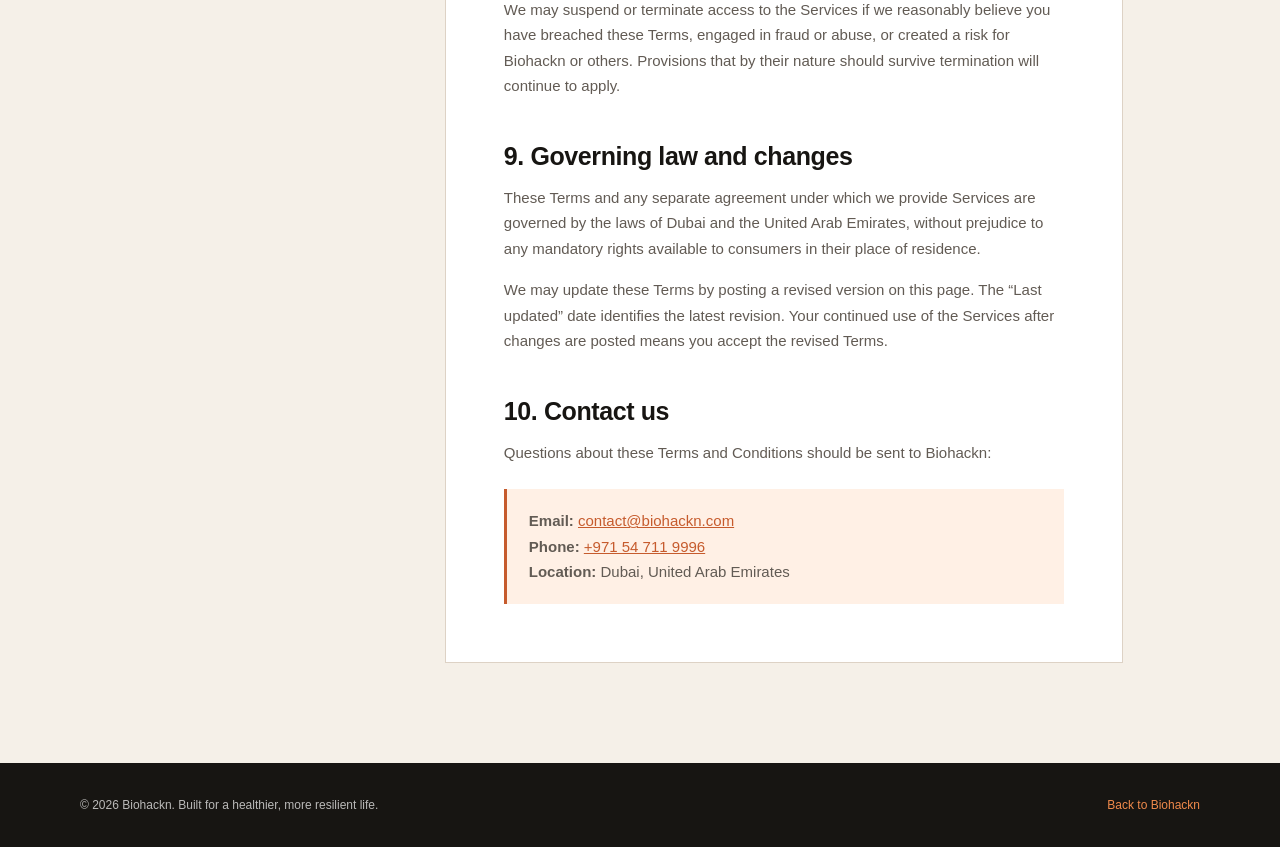
<file: terms.html>
<!DOCTYPE html>
<html lang="en">
<head>
    <meta charset="UTF-8">
    <meta name="viewport" content="width=device-width, initial-scale=1.0">
    <meta name="description" content="Biohackn Terms and Conditions. Read the terms that apply when you use our website and purchase our wellness products.">
    <title>Terms and Conditions | Biohackn</title>
    <link rel="stylesheet" href="style.css">
    <style>
        :root {
            --terms-ink: #171512;
            --terms-muted: #625b54;
            --terms-paper: #f5f0e8;
            --terms-panel: #ffffff;
            --terms-line: #ddd2c5;
            --terms-orange: #c65b2d;
            --terms-deep: #171512;
        }

        .terms-page {
            background: var(--terms-paper);
            color: var(--terms-ink);
            font-family: "Avenir Next", Avenir, "Segoe UI", sans-serif;
            line-height: 1.7;
        }

        .terms-page a { color: var(--terms-orange); }
        .terms-page .terms-nav {
            align-items: center;
            background: var(--terms-deep);
            color: white;
            display: flex;
            justify-content: space-between;
            min-height: 76px;
            padding: 0 6vw;
        }

        .terms-brand { align-items: center; display: inline-flex; gap: 10px; text-decoration: none; }
        .terms-brand img { border-radius: 50%; height: 38px; object-fit: cover; width: 38px; }
        .terms-brand-name { background: linear-gradient(105deg, #ffffff 0%, #ffffff 48%, #f08a4b 100%); color: white; font-size: 26px; font-weight: 800; letter-spacing: -1.5px; line-height: 1; -webkit-background-clip: text; background-clip: text; -webkit-text-fill-color: transparent; }
        .terms-nav-links { display: flex; gap: 28px; list-style: none; margin: 0; padding: 0; }
        .terms-nav-links a { color: rgba(255,255,255,.8); font-size: 13px; text-decoration: none; }
        .terms-nav-links a:hover { color: #f08a4b; }

        .terms-hero { background: linear-gradient(135deg, #171512, #33241d); color: white; padding: 86px 6vw 82px; }
        .terms-hero-inner { margin: 0 auto; max-width: 1120px; }
        .terms-kicker { color: #f08a4b; font-size: 11px; font-weight: 800; letter-spacing: 2px; text-transform: uppercase; }
        .terms-hero h1 { font-size: clamp(44px, 7vw, 78px); letter-spacing: -3px; line-height: 1; margin: 18px 0 22px; }
        .terms-hero p { color: rgba(255,255,255,.78); font-size: 17px; margin: 0; max-width: 600px; }

        .terms-layout { display: grid; gap: 68px; grid-template-columns: 220px minmax(0, 720px); margin: 0 auto; max-width: 1120px; padding: 70px 6vw 100px; }
        .terms-toc { align-self: start; position: sticky; top: 24px; }
        .terms-toc-title { color: var(--terms-ink); font-size: 11px; font-weight: 800; letter-spacing: 1.5px; margin: 0 0 14px; text-transform: uppercase; }
        .terms-toc ol { border-left: 1px solid var(--terms-line); list-style: none; margin: 0; padding: 0 0 0 17px; }
        .terms-toc li { margin: 10px 0; }
        .terms-toc a { color: var(--terms-muted); font-size: 13px; line-height: 1.35; text-decoration: none; }
        .terms-toc a:hover { color: var(--terms-orange); }

        .terms-document { background: var(--terms-panel); border: 1px solid var(--terms-line); padding: clamp(28px, 5vw, 58px); }
        .terms-meta { border-bottom: 1px solid var(--terms-line); color: var(--terms-muted); font-size: 13px; margin-bottom: 34px; padding-bottom: 24px; }
        .terms-document h2 { color: var(--terms-ink); font-size: 25px; letter-spacing: -.4px; line-height: 1.2; margin: 42px 0 14px; }
        .terms-document h2:first-of-type { margin-top: 0; }
        .terms-document p { color: var(--terms-muted); font-size: 15px; margin: 0 0 16px; }
        .terms-document ul { color: var(--terms-muted); font-size: 15px; margin: 0 0 18px; padding-left: 22px; }
        .terms-document li { margin: 8px 0; padding-left: 4px; }
        .terms-contact { background: #fff0e5; border-left: 3px solid var(--terms-orange); margin-top: 24px; padding: 19px 22px; }
        .terms-contact p { margin: 0; }

        .terms-footer { background: #171512; color: rgba(255,255,255,.7); padding: 32px 6vw; }
        .terms-footer-inner { align-items: center; display: flex; justify-content: space-between; margin: 0 auto; max-width: 1120px; }
        .terms-footer p { font-size: 12px; margin: 0; }
        .terms-footer a { color: #f08a4b; font-size: 12px; text-decoration: none; }

        @media (max-width: 760px) {
            .terms-page .terms-nav { min-height: 68px; }
            .terms-nav-links { gap: 14px; }
            .terms-nav-links li:nth-child(2) { display: none; }
            .terms-hero { padding: 62px 7vw 58px; }
            .terms-hero h1 { letter-spacing: -2px; }
            .terms-layout { display: block; padding: 38px 5vw 64px; }
            .terms-toc { margin-bottom: 30px; position: static; }
            .terms-toc ol { display: grid; gap: 4px 20px; grid-template-columns: repeat(2, 1fr); }
            .terms-document { padding: 27px 22px; }
            .terms-footer-inner { align-items: flex-start; flex-direction: column; gap: 12px; }
        }
    </style>
</head>
<body class="terms-page">
    <a class="skip-link" href="#terms-content">Skip to terms and conditions</a>
    <nav class="terms-nav" aria-label="Primary navigation">
        <a class="terms-brand" href="index.html"><img src="Gideon.jpg" alt="Biohackn logo"><span class="terms-brand-name">Biohackn</span></a>
        <ul class="terms-nav-links">
            <li><a href="index.html">Home</a></li>
            <li><a href="index.html#products">Wellness solutions</a></li>
            <li><a href="https://wa.me/971547119996">Speak with an expert</a></li>
        </ul>
    </nav>

    <header class="terms-hero">
        <div class="terms-hero-inner">
            <div class="terms-kicker">Clear expectations</div>
            <h1>Terms and Conditions</h1>
            <p>The terms that apply when you visit Biohackn, use our Services, or purchase our wellness products.</p>
        </div>
    </header>

    <main class="terms-layout" id="terms-content">
        <aside class="terms-toc" aria-label="Terms and conditions sections">
            <p class="terms-toc-title">On this page</p>
            <ol>
                <li><a href="#agreement">Agreement to terms</a></li>
                <li><a href="#eligibility">Eligibility and use</a></li>
                <li><a href="#products">Products and orders</a></li>
                <li><a href="#payments">Prices and payment</a></li>
                <li><a href="#intellectual">Intellectual property</a></li>
                <li><a href="#liability">Disclaimers and liability</a></li>
                <li><a href="#law">Governing law</a></li>
                <li><a href="#contact">Contact us</a></li>
            </ol>
        </aside>

        <article class="terms-document">
            <div class="terms-meta"><strong>Last updated:</strong> September 11, 2026</div>

            <h2 id="agreement">1. Agreement to these terms</h2>
            <p>This website is operated by Biohackn. Throughout the site, the terms “we,” “us,” and “our” refer to Biohackn. These Terms and Conditions govern your access to and use of our website, products, services, and related content (collectively, the “Services”).</p>
            <p>By visiting our website, creating an account, communicating with us, or placing an order, you agree to be bound by these Terms and Conditions and any policies linked from them. If you do not agree, please do not use the Services.</p>

            <h2 id="eligibility">2. Eligibility and acceptable use</h2>
            <p>You must be at least the age of majority in your place of residence to make a purchase or use the Services without supervision. By using the Services, you confirm that you meet this requirement or have the consent of a parent or legal guardian.</p>
            <p>You agree to use the Services only for lawful purposes. You must not:</p>
            <ul>
                <li>Use the Services to violate any applicable law or regulation.</li>
                <li>Attempt to gain unauthorized access to the website, accounts, systems, or data.</li>
                <li>Upload malicious code, interfere with the operation of the Services, or compromise another person’s security.</li>
                <li>Copy, reproduce, resell, or exploit any part of the Services without our written permission.</li>
                <li>Submit false, misleading, abusive, defamatory, or infringing content.</li>
            </ul>

            <h2 id="products">3. Products, wellness information, and orders</h2>
            <p>We aim to describe and display our products as accurately as possible. However, colors may appear differently on different screens, and product images or specifications may change without notice. Product availability is not guaranteed until your order has been accepted.</p>
            <p>Our products and website content are provided for general wellness and informational purposes. They are not medical advice, diagnosis, or treatment. Consult a qualified healthcare professional before using wellness equipment or changing your health routine, especially if you have a medical condition, are pregnant, or take medication.</p>
            <p>Submitting an order is an offer to purchase. We may accept, decline, limit, or cancel an order for reasons including product availability, pricing or description errors, suspected fraud, or suspected resale activity. If we cancel an order after payment, we will arrange a refund through the original payment method where possible.</p>

            <h2 id="payments">4. Prices, payment, delivery, and returns</h2>
            <p>Prices, promotions, delivery charges, and availability may change at any time. Prices are displayed in the currency shown on the website and do not include charges that may be imposed by your bank, payment provider, or applicable authority.</p>
            <p>You agree to provide current and complete billing, delivery, and contact information. Payment must be authorized before an order is dispatched. Delivery estimates are provided in good faith and may be affected by product availability, logistics, weather, customs, or events outside our control.</p>
            <p>Returns, exchanges, cancellations, and refunds are subject to our applicable store policies and any product-specific conditions communicated before purchase. For information about how we handle personal information, see our <a href="privacypolicy.html">Privacy Policy</a>. Nothing in these Terms limits rights you may have under mandatory consumer protection law.</p>

            <h2 id="intellectual">5. Intellectual property</h2>
            <p>All content made available through the Services, including text, logos, graphics, photographs, product descriptions, layout, and design, belongs to Biohackn or its licensors and is protected by applicable intellectual property laws.</p>
            <p>We grant you a limited, non-exclusive, non-transferable permission to access and use the Services for personal, non-commercial purposes. No rights are transferred to you except as expressly stated in these Terms.</p>

            <h2>6. Third-party services and links</h2>
            <p>The Services may include links to third-party websites, payment services, social platforms, or other tools. These third parties operate under their own terms and privacy policies. We are not responsible for their content, availability, security, or practices, and a link does not imply endorsement.</p>

            <h2 id="liability">7. Disclaimers and limitation of liability</h2>
            <p>We work to keep the Services accurate, secure, and available, but we do not guarantee that they will always be uninterrupted, error-free, or free of harmful components. The Services and products are provided to the maximum extent permitted by law on an “as available” basis.</p>
            <p>To the maximum extent permitted by applicable law, Biohackn and its officers, employees, contractors, suppliers, and service providers will not be liable for indirect, incidental, special, punitive, or consequential loss arising from your use of the Services or products. Nothing in these Terms excludes liability that cannot lawfully be excluded or limited.</p>

            <h2>8. Indemnification and termination</h2>
            <p>You agree to indemnify and hold Biohackn harmless from claims, losses, liabilities, and reasonable costs arising from your breach of these Terms, your misuse of the Services, or your violation of another person’s rights or applicable law.</p>
            <p>We may suspend or terminate access to the Services if we reasonably believe you have breached these Terms, engaged in fraud or abuse, or created a risk for Biohackn or others. Provisions that by their nature should survive termination will continue to apply.</p>

            <h2 id="law">9. Governing law and changes</h2>
            <p>These Terms and any separate agreement under which we provide Services are governed by the laws of Dubai and the United Arab Emirates, without prejudice to any mandatory rights available to consumers in their place of residence.</p>
            <p>We may update these Terms by posting a revised version on this page. The “Last updated” date identifies the latest revision. Your continued use of the Services after changes are posted means you accept the revised Terms.</p>

            <h2 id="contact">10. Contact us</h2>
            <p>Questions about these Terms and Conditions should be sent to Biohackn:</p>
            <div class="terms-contact">
                <p><strong>Email:</strong> <a href="mailto:contact@biohackn.com">contact@biohackn.com</a><br>
                <strong>Phone:</strong> <a href="tel:+971547119996">+971 54 711 9996</a><br>
                <strong>Location:</strong> Dubai, United Arab Emirates</p>
            </div>
        </article>
    </main>

    <footer class="terms-footer">
        <div class="terms-footer-inner">
            <p>&copy; 2026 Biohackn. Built for a healthier, more resilient life.</p>
            <a href="index.html">Back to Biohackn</a>
        </div>
    </footer>
</body>
</html>
</file>
<file: style.css>
* {
    margin: 0;
    padding: 0;
    box-sizing: border-box;
}

/* Infrared sauna product page */
.sauna-page { --ink: #171512; --cream: #f5f0e8; --rust: #b84f27; --gold: #e6a04b; background: var(--cream); color: var(--ink); }
.sauna-page .navbar { background: rgba(245, 240, 232, .96); box-shadow: 0 1px 0 rgba(23, 21, 18, .12); }
.sauna-page .navbar .container { max-width: 1280px; }
.sauna-page .nav-menu a { color: var(--ink); font-size: 14px; }
.sauna-page .nav-menu a:hover { color: var(--rust); }
.sauna-page .cta-button { background: var(--ink) !important; border-radius: 0; padding: 12px 18px !important; }
.sauna-page .logo-text { background: none; color: var(--ink); -webkit-text-fill-color: initial; }
.sauna-hero { min-height: 690px; position: relative; overflow: hidden; display: flex; align-items: center; color: white; padding: 100px 20px; }
.sauna-hero-image, .sauna-hero-shade { position: absolute; inset: 0; width: 100%; height: 100%; }
.sauna-hero-image { object-fit: cover; object-position: center; filter: saturate(.8); }
.sauna-hero-shade { background: linear-gradient(90deg, rgba(19, 13, 10, .78), rgba(19, 13, 10, .18) 70%, rgba(19, 13, 10, .36)); }
.sauna-hero-content { position: relative; z-index: 1; max-width: 1280px; width: 100%; }
.eyebrow { text-transform: uppercase; letter-spacing: 2px; font-size: 11px; font-weight: 700; margin-bottom: 22px; }
.eyebrow.orange { color: var(--rust); }
.sauna-hero h1 { font-size: clamp(48px, 7vw, 92px); line-height: .97; letter-spacing: -2px; max-width: 700px; margin-bottom: 28px; }
.sauna-hero h1 em, .sauna-cta h2 em { color: #f2a85a; font-style: normal; }
.sauna-hero-copy { max-width: 460px; font-size: 18px; line-height: 1.7; color: rgba(255,255,255,.88); }
.sauna-hero-actions { display: flex; align-items: center; gap: 28px; margin-top: 34px; }
.sauna-page .btn { border-radius: 0; padding: 15px 24px; }
.text-link { color: white; text-decoration: none; font-size: 14px; font-weight: 700; border-bottom: 1px solid rgba(255,255,255,.6); padding-bottom: 5px; }
.text-link span { margin-left: 8px; font-size: 18px; }
.hero-note { position: absolute; right: 34px; bottom: 30px; font-size: 12px; letter-spacing: 2px; z-index: 1; }
.hero-note span { margin-left: 12px; color: rgba(255,255,255,.65); }
.sauna-intro, .spectrum-section, .guide-section, .safety-section { padding: 110px 20px; }
.intro-grid, .benefit-layout, .guide-grid, .safety-grid { max-width: 1100px; margin: 0 auto; display: grid; grid-template-columns: 1fr 1fr; gap: 90px; align-items: start; }
.sauna-page h2 { font-size: clamp(34px, 4vw, 56px); letter-spacing: -1px; line-height: 1.05; margin: 0; text-align: left; padding: 0; }
.sauna-page h2::after { display: none; }
.intro-copy { border-top: 1px solid #cfc5b7; padding-top: 18px; font-size: 17px; line-height: 1.8; color: #665f57; }
.intro-copy p + p { margin-top: 20px; }
.spectrum-section { background: #e9e0d4; }
.section-heading-row { max-width: 1100px; margin: 0 auto 45px; display: flex; justify-content: space-between; gap: 40px; align-items: end; }
.section-heading-row h2 { max-width: 500px; }
.section-aside { color: #665f57; max-width: 300px; line-height: 1.6; font-size: 14px; }
.spectrum-grid { max-width: 1100px; margin: auto; display: grid; grid-template-columns: repeat(3, 1fr); gap: 18px; }
.spectrum-card { background: #f8f4ee; min-height: 370px; padding: 28px; position: relative; border-top: 4px solid var(--gold); }
.spectrum-card.mid { border-color: var(--rust); background: #27211c; color: white; }
.spectrum-card.near { border-color: #d77b44; }.spectrum-card.far { border-color: #efd09f; }
.spectrum-number { font-size: 12px; font-weight: 700; color: #9a9188; }
.wave-mark { font-size: 46px; font-weight: 800; letter-spacing: -3px; margin: 45px 0 22px; color: var(--rust); }
.spectrum-card.mid .wave-mark { color: #f2a85a; }
.spectrum-card h3 { font-size: 23px; margin-bottom: 12px; }.spectrum-card p { color: #82786e; line-height: 1.65; font-size: 14px; max-width: 260px; }.spectrum-card.mid p { color: #c7bdb1; }
.spectrum-tag { position: absolute; bottom: 28px; text-transform: uppercase; letter-spacing: 1.5px; font-size: 10px; font-weight: 700; color: var(--rust); }
.spectrum-card.mid .spectrum-tag { color: #f2a85a; }
.benefit-band { background: var(--rust); color: white; padding: 110px 20px; }
.benefit-statement h2 { margin-bottom: 35px; max-width: 470px; }.benefit-statement .eyebrow { color: #f5c28d; }.btn-light { background: white; color: var(--rust); }
.benefit-list { border-top: 1px solid rgba(255,255,255,.4); }.benefit-line { display: grid; grid-template-columns: 35px 1fr; gap: 12px; padding: 24px 0; border-bottom: 1px solid rgba(255,255,255,.4); }.benefit-line span { color: #f5c28d; font-size: 12px; }.benefit-line h3 { font-size: 18px; }.benefit-line p { grid-column: 2; color: #f4d8bf; font-size: 14px; line-height: 1.6; margin-top: -5px; }
.guide-section { background: var(--cream); }.guide-visual { min-height: 510px; padding: 42px; color: white; background: linear-gradient(145deg, rgba(28,20,15,.2), rgba(28,20,15,.8)), url('https://images.unsplash.com/photo-1556760544-74068565f05c?auto=format&fit=crop&w=1200&q=80') center/cover; display: flex; flex-direction: column; justify-content: space-between; }.guide-quote { font-size: 22px; line-height: 1.2; }.guide-quote strong { font-size: 50px; color: #f2a85a; }.guide-label { font-size: 10px; letter-spacing: 2px; }.guide-content > p:not(.eyebrow) { color: #665f57; line-height: 1.7; margin: 25px 0 30px; max-width: 480px; }.guide-table { border-top: 1px solid #cfc5b7; margin-bottom: 25px; }.guide-row { display: grid; grid-template-columns: 1.4fr 1fr 1fr; gap: 10px; padding: 15px 0; border-bottom: 1px solid #cfc5b7; font-size: 13px; color: #665f57; }.guide-row strong { color: var(--ink); }.guide-head { text-transform: uppercase; letter-spacing: 1px; font-size: 10px; color: #9a9188; }.guide-content .product-link { padding: 0; }.guide-content .product-link span { margin-left: 12px; }
.safety-section { background: #efe8de; }.safety-lead { color: #665f57; line-height: 1.7; max-width: 320px; margin-top: 25px; }.safety-steps > div { display: grid; grid-template-columns: 40px 1fr; gap: 15px; border-top: 1px solid #cfc5b7; padding: 20px 0; }.safety-steps b { color: var(--rust); font-size: 12px; }.safety-steps p { color: #665f57; font-size: 15px; }.safety-disclaimer { max-width: 1100px; margin: 70px auto 0; border-left: 3px solid var(--rust); padding: 2px 0 2px 18px; display: flex; gap: 25px; color: #665f57; font-size: 12px; }.safety-disclaimer strong { color: var(--ink); white-space: nowrap; }
.sauna-cta { background: #211b17; color: white; text-align: center; padding: 110px 20px; }.sauna-cta .eyebrow { color: #f2a85a; }.sauna-cta h2 { text-align: center; margin-bottom: 32px; }.sauna-footer { background: #171512; }.sauna-footer .footer-content { max-width: 1100px; }.sauna-footer .footer-section h4, .sauna-footer .footer-section p, .sauna-footer .footer-section a { color: #ded3c7; }

.cold-page { --ink: #10283b; --mist: #edf5fb; --ice: #dfeef9; --deep: #0d2436; --aqua: #6ec7eb; --glow: #9fe1ff; --slate: #5e7c94; --soft: #f7fbff; background: var(--mist); color: var(--ink); }
.cold-page .navbar { background: rgba(237, 245, 251, .96); box-shadow: 0 1px 0 rgba(16, 40, 59, .12); }
.cold-page .navbar .container { max-width: 1280px; }
.cold-page .nav-menu a { color: var(--ink); font-size: 14px; }
.cold-page .nav-menu a:hover { color: var(--deep); }
.cold-page .cta-button { background: linear-gradient(135deg, var(--aqua), var(--deep)) !important; border-radius: 999px; padding: 12px 20px !important; }
.cold-page .logo-text {
    font-size: 30px;
    font-weight: 800;
    letter-spacing: -1.5px;
    line-height: 1;
    color: #4a1e12;
    background: linear-gradient(105deg, #35150e 0%, #6d2b18 48%, #d95d2b 100%);
    -webkit-background-clip: text;
    background-clip: text;
    -webkit-text-fill-color: transparent;
}
.cold-hero { min-height: 690px; position: relative; overflow: hidden; display: flex; align-items: center; color: white; padding: 100px 20px; }
.cold-hero-image, .cold-hero-shade { position: absolute; inset: 0; width: 100%; height: 100%; }
.cold-hero-image { object-fit: cover; object-position: center; filter: saturate(.9) contrast(1.05); }
.cold-hero-shade { background: linear-gradient(90deg, rgba(10, 22, 31, .82), rgba(10, 22, 31, .28) 60%, rgba(10, 22, 31, .52)); }
.cold-hero-content { position: relative; z-index: 1; max-width: 1280px; width: 100%; text-align: center; }
.cold-hero h1 { font-size: clamp(42px, 5vw, 52px); line-height: 1.08; letter-spacing: 0; font-weight: 700; max-width: 760px; margin: 0 auto 20px; color: white; }
.cold-hero h1 em, .cold-cta h2 em { color: #9fe1ff; font-style: normal; }
.cold-hero-copy { max-width: 560px; margin: 0 auto; font-size: 18px; line-height: 1.7; color: rgba(255,255,255,.88); }
.cold-hero-actions { display: flex; align-items: center; justify-content: center; gap: 28px; margin-top: 34px; }
.cold-page .btn { border-radius: 999px; padding: 15px 24px; }
.cold-page .text-link { color: white; text-decoration: none; font-size: 14px; font-weight: 700; border-bottom: 1px solid rgba(255,255,255,.6); padding-bottom: 5px; }
.cold-page .text-link span { margin-left: 8px; font-size: 18px; }
.cold-page .hero-note { position: absolute; right: 34px; bottom: 30px; font-size: 12px; letter-spacing: 2px; z-index: 1; }
.cold-page .hero-note span { margin-left: 12px; color: rgba(255,255,255,.65); }
.cold-intro, .cold-spectrum, .cold-guide, .cold-safety { padding: 110px 20px; }
.cold-intro .intro-grid, .cold-guide .guide-grid, .cold-safety .safety-grid { max-width: 1100px; margin: 0 auto; display: grid; grid-template-columns: 1fr 1fr; gap: 90px; align-items: start; }
.cold-page h2 { font-size: clamp(34px, 4vw, 56px); letter-spacing: -1px; line-height: 1.05; margin: 0; text-align: left; padding: 0; }
.cold-page h2::after { display: none; }
.cold-intro .intro-copy { border-top: 1px solid #c9d6e2; padding-top: 18px; font-size: 17px; line-height: 1.8; color: #536d82; }
.cold-intro .intro-copy p + p { margin-top: 20px; }
.cold-spectrum { background: linear-gradient(180deg, #edf5fb, #ddeaf7); }
.cold-spectrum .section-heading-row { max-width: 1100px; margin: 0 auto 45px; display: flex; justify-content: space-between; gap: 40px; align-items: end; }
.cold-spectrum .section-heading-row h2 { max-width: 500px; }
.cold-spectrum .section-aside { color: #536d82; max-width: 300px; line-height: 1.6; font-size: 14px; }
.cold-spectrum .spectrum-grid { max-width: 1100px; margin: auto; display: grid; grid-template-columns: repeat(3, 1fr); gap: 18px; }
.cold-spectrum .spectrum-card { background: rgba(255,255,255,.82); min-height: 370px; padding: 28px; position: relative; border-top: 4px solid var(--aqua); }
.cold-spectrum .spectrum-card.featured { border-color: var(--deep); background: #10283b; color: white; }
.cold-spectrum .spectrum-number { font-size: 12px; font-weight: 700; color: #7d96ad; }
.cold-spectrum .wave-mark { font-size: 22px; font-weight: 800; letter-spacing: 1px; margin: 45px 0 22px; color: var(--deep); }
.cold-spectrum .spectrum-card.featured .wave-mark { color: #9fe1ff; }
.cold-spectrum .spectrum-card h3 { font-size: 23px; margin-bottom: 12px; }
.cold-spectrum .spectrum-card p { color: #58708b; line-height: 1.65; font-size: 14px; max-width: 260px; }
.cold-spectrum .spectrum-card.featured p { color: rgba(255,255,255,.8); }
.cold-spectrum .spectrum-tag { position: absolute; bottom: 28px; text-transform: uppercase; letter-spacing: 1.5px; font-size: 10px; font-weight: 700; color: var(--deep); }
.cold-spectrum .spectrum-card.featured .spectrum-tag { color: #9fe1ff; }
.cold-benefit-band { background: linear-gradient(135deg, #0c2538, #163e59); color: white; padding: 110px 20px; }
.cold-benefit-band .benefit-layout { max-width: 1100px; margin: 0 auto; display: grid; grid-template-columns: 1fr 1fr; gap: 90px; align-items: start; }
.cold-benefit-band .benefit-statement h2 { margin-bottom: 35px; max-width: 470px; }
.cold-benefit-band .eyebrow { color: #9fe1ff; }
.cold-benefit-band .btn-light { background: white; color: var(--deep); }
.cold-benefit-band .benefit-list { border-top: 1px solid rgba(255,255,255,.35); }
.cold-benefit-band .benefit-line { display: grid; grid-template-columns: 35px 1fr; gap: 12px; padding: 24px 0; border-bottom: 1px solid rgba(255,255,255,.35); }
.cold-benefit-band .benefit-line span { color: #9fe1ff; font-size: 12px; }
.cold-benefit-band .benefit-line h3 { font-size: 18px; }
.cold-benefit-band .benefit-line p { grid-column: 2; color: rgba(255,255,255,.75); font-size: 14px; line-height: 1.6; margin-top: -5px; }
.cold-guide { background: var(--mist); }
.cold-guide .guide-visual { min-height: 510px; padding: 42px; color: white; background: linear-gradient(145deg, rgba(7,17,26,.18), rgba(7,17,26,.72)), url('https://images.unsplash.com/photo-1530549387789-4c1017266635?auto=format&fit=crop&w=1200&q=80') center/cover; display: flex; flex-direction: column; justify-content: space-between; }
.cold-guide .guide-quote { font-size: 22px; line-height: 1.2; }
.cold-guide .guide-quote strong { font-size: 50px; color: #9fe1ff; }
.cold-guide .guide-label { font-size: 10px; letter-spacing: 2px; }
.cold-guide .guide-content > p:not(.eyebrow) { color: #536d82; line-height: 1.7; margin: 25px 0 30px; max-width: 480px; }
.cold-guide .guide-table { border-top: 1px solid #c9d6e2; margin-bottom: 25px; }
.cold-guide .guide-row { display: grid; grid-template-columns: 1.4fr 1fr 1fr; gap: 10px; padding: 15px 0; border-bottom: 1px solid #c9d6e2; font-size: 13px; color: #536d82; }
.cold-guide .guide-row strong { color: var(--ink); }
.cold-guide .guide-head { text-transform: uppercase; letter-spacing: 1px; font-size: 10px; color: #7d96ad; }
.cold-guide .guide-content .product-link { padding: 0; }
.cold-guide .guide-content .product-link span { margin-left: 12px; }
.cold-safety { background: #e4edf6; }
.cold-safety .safety-lead { color: #536d82; line-height: 1.7; max-width: 320px; margin-top: 25px; }
.cold-safety .safety-steps > div { display: grid; grid-template-columns: 40px 1fr; gap: 15px; border-top: 1px solid #c9d6e2; padding: 20px 0; }
.cold-safety .safety-steps b { color: var(--deep); font-size: 12px; }
.cold-safety .safety-steps p { color: #536d82; font-size: 15px; }
.cold-safety .safety-disclaimer { max-width: 1100px; margin: 70px auto 0; border-left: 3px solid var(--deep); padding: 2px 0 2px 18px; display: flex; gap: 25px; color: #536d82; font-size: 12px; }
.cold-safety .safety-disclaimer strong { color: var(--ink); white-space: nowrap; }
.cold-cta { background: linear-gradient(135deg, #081a26, #12304b); color: white; text-align: center; padding: 110px 20px; }
.cold-cta .eyebrow { color: #9fe1ff; }
.cold-cta h2 { text-align: center; margin-bottom: 32px; }
.cold-footer { background: #081a26; }
.cold-footer .footer-content { max-width: 1100px; }
.cold-footer .footer-section h4, .cold-footer .footer-section p, .cold-footer .footer-section a { color: #dfeef9; }

/* Hyperbaric systems analysis page */
.hyper-page { --hyper-ink: #172526; --hyper-mist: #eef4ef; --hyper-sage: #dce9df; --hyper-deep: #173b3b; --hyper-teal: #287c78; --hyper-lime: #c8e28a; --hyper-muted: #627673; background: var(--hyper-mist); color: var(--hyper-ink); }
.hyper-page .navbar { background: rgba(238, 244, 239, .96); box-shadow: 0 1px 0 rgba(23, 37, 38, .14); }
.hyper-page .navbar .container { max-width: 1280px; }
.hyper-page .nav-menu a { color: var(--hyper-ink); font-size: 14px; }
.hyper-page .nav-menu a:hover { color: var(--hyper-teal); }
.hyper-page .cta-button { background: var(--hyper-deep) !important; border-radius: 0; padding: 12px 18px !important; }
.hyper-page .logo-text { background: none; color: var(--hyper-ink); -webkit-text-fill-color: initial; }
.hyper-hero { min-height: 690px; position: relative; overflow: hidden; display: flex; align-items: center; color: white; padding: 100px 20px; }
.hyper-hero-image, .hyper-hero-shade { position: absolute; inset: 0; width: 100%; height: 100%; }
.hyper-hero-image { object-fit: cover; object-position: center; filter: saturate(.65) contrast(1.05); }
.hyper-hero-shade { background: linear-gradient(90deg, rgba(10, 30, 29, .86), rgba(10, 30, 29, .27) 68%, rgba(10, 30, 29, .46)); }
.hyper-hero-content { position: relative; z-index: 1; max-width: 1280px; width: 100%; }
.hyper-page .eyebrow.violet { color: var(--hyper-teal); }
.hyper-hero h1 { font-size: clamp(48px, 7vw, 92px); line-height: .97; letter-spacing: -2px; max-width: 740px; margin-bottom: 28px; }
.hyper-hero h1 em, .hyper-cta h2 em { color: var(--hyper-lime); font-style: normal; }
.hyper-hero-copy { max-width: 520px; font-size: 18px; line-height: 1.7; color: rgba(255,255,255,.88); }
.hyper-hero-actions { display: flex; align-items: center; gap: 28px; margin-top: 34px; }
.hyper-page .btn { border-radius: 0; padding: 15px 24px; }
.hyper-page .btn-primary { background: var(--hyper-lime); color: var(--hyper-deep); }
.hyper-page .btn-primary:hover { background: white; color: var(--hyper-deep); }
.hyper-page .text-link { color: white; text-decoration: none; font-size: 14px; font-weight: 700; border-bottom: 1px solid rgba(255,255,255,.6); padding-bottom: 5px; }
.hyper-page .text-link span { margin-left: 8px; font-size: 18px; }
.hyper-page .hero-note { position: absolute; right: 34px; bottom: 30px; font-size: 12px; letter-spacing: 2px; z-index: 1; }
.hyper-page .hero-note span { margin-left: 12px; color: rgba(255,255,255,.65); }
.hyper-intro, .hyper-spectrum, .hyper-guide, .hyper-safety { padding: 110px 20px; }
.hyper-intro .intro-grid, .hyper-guide .guide-grid, .hyper-safety .safety-grid { max-width: 1100px; margin: 0 auto; display: grid; grid-template-columns: 1fr 1fr; gap: 90px; align-items: start; }
.hyper-page h2 { font-size: clamp(34px, 4vw, 56px); letter-spacing: -1px; line-height: 1.05; margin: 0; text-align: left; padding: 0; }
.hyper-page h2::after { display: none; }
.hyper-intro .intro-copy { border-top: 1px solid #c5d4c8; padding-top: 18px; font-size: 17px; line-height: 1.8; color: var(--hyper-muted); }
.hyper-intro .intro-copy p + p { margin-top: 20px; }
.hyper-spectrum { background: var(--hyper-sage); }
.hyper-spectrum .section-heading-row { max-width: 1100px; margin: 0 auto 45px; display: flex; justify-content: space-between; gap: 40px; align-items: end; }
.hyper-spectrum .section-heading-row h2 { max-width: 500px; }
.hyper-spectrum .section-aside { color: var(--hyper-muted); max-width: 300px; line-height: 1.6; font-size: 14px; }
.hyper-spectrum .spectrum-grid { max-width: 1100px; margin: auto; display: grid; grid-template-columns: repeat(3, 1fr); gap: 18px; }
.hyper-spectrum .spectrum-card { background: #f8fbf7; min-height: 370px; padding: 28px; position: relative; border-top: 4px solid var(--hyper-teal); }
.hyper-spectrum .spectrum-card.featured-hyper { border-color: var(--hyper-lime); background: var(--hyper-deep); color: white; }
.hyper-spectrum .spectrum-number { font-size: 12px; font-weight: 700; color: #849791; }
.hyper-spectrum .wave-mark { font-size: 27px; font-weight: 800; letter-spacing: 1px; margin: 45px 0 22px; color: var(--hyper-teal); }
.hyper-spectrum .featured-hyper .wave-mark { color: var(--hyper-lime); }
.hyper-spectrum .spectrum-card h3 { font-size: 23px; margin-bottom: 12px; }
.hyper-spectrum .spectrum-card p { color: #60736f; line-height: 1.65; font-size: 14px; max-width: 260px; }
.hyper-spectrum .featured-hyper p { color: rgba(255,255,255,.78); }
.hyper-spectrum .spectrum-tag { position: absolute; bottom: 28px; text-transform: uppercase; letter-spacing: 1.5px; font-size: 10px; font-weight: 700; color: var(--hyper-teal); }
.hyper-spectrum .featured-hyper .spectrum-tag { color: var(--hyper-lime); }
.hyper-benefit-band { background: var(--hyper-teal); color: white; padding: 110px 20px; }
.hyper-benefit-band .benefit-layout { max-width: 1100px; margin: 0 auto; display: grid; grid-template-columns: 1fr 1fr; gap: 90px; align-items: start; }
.hyper-benefit-band .benefit-statement h2 { margin-bottom: 35px; max-width: 470px; }
.hyper-benefit-band .eyebrow { color: var(--hyper-lime); }
.hyper-benefit-band .btn-light { background: white; color: var(--hyper-deep); }
.hyper-benefit-band .benefit-list { border-top: 1px solid rgba(255,255,255,.4); }
.hyper-benefit-band .benefit-line { display: grid; grid-template-columns: 35px 1fr; gap: 12px; padding: 24px 0; border-bottom: 1px solid rgba(255,255,255,.4); }
.hyper-benefit-band .benefit-line span { color: var(--hyper-lime); font-size: 12px; }
.hyper-benefit-band .benefit-line h3 { font-size: 18px; }
.hyper-benefit-band .benefit-line p { grid-column: 2; color: rgba(255,255,255,.78); font-size: 14px; line-height: 1.6; margin-top: -5px; }
.hyper-guide { background: var(--hyper-mist); }
.hyper-guide .guide-visual { min-height: 510px; padding: 42px; color: white; background: linear-gradient(145deg, rgba(10,30,29,.15), rgba(10,30,29,.82)), url('Gideon.jpg') center/cover; display: flex; flex-direction: column; justify-content: space-between; }
.hyper-guide .guide-quote { font-size: 22px; line-height: 1.2; }
.hyper-guide .guide-quote strong { font-size: 50px; color: var(--hyper-lime); }
.hyper-guide .guide-label { font-size: 10px; letter-spacing: 2px; }
.hyper-guide .guide-content > p:not(.eyebrow) { color: var(--hyper-muted); line-height: 1.7; margin: 25px 0 30px; max-width: 480px; }
.hyper-guide .guide-table { border-top: 1px solid #c5d4c8; margin-bottom: 25px; }
.hyper-guide .guide-row { display: grid; grid-template-columns: 1.4fr 1fr 1fr; gap: 10px; padding: 15px 0; border-bottom: 1px solid #c5d4c8; font-size: 13px; color: var(--hyper-muted); }
.hyper-guide .guide-row strong { color: var(--hyper-ink); }
.hyper-guide .guide-head { text-transform: uppercase; letter-spacing: 1px; font-size: 10px; color: #849791; }
.hyper-guide .guide-content .product-link { padding: 0; }
.hyper-guide .guide-content .product-link span { margin-left: 12px; }
.hyper-safety { background: #e2ece3; }
.hyper-safety .safety-lead { color: var(--hyper-muted); line-height: 1.7; max-width: 320px; margin-top: 25px; }
.hyper-safety .safety-steps > div { display: grid; grid-template-columns: 40px 1fr; gap: 15px; border-top: 1px solid #c5d4c8; padding: 20px 0; }
.hyper-safety .safety-steps b { color: var(--hyper-teal); font-size: 12px; }
.hyper-safety .safety-steps p { color: var(--hyper-muted); font-size: 15px; }
.hyper-safety .safety-disclaimer { max-width: 1100px; margin: 70px auto 0; border-left: 3px solid var(--hyper-teal); padding: 2px 0 2px 18px; display: flex; gap: 25px; color: var(--hyper-muted); font-size: 12px; }
.hyper-safety .safety-disclaimer strong { color: var(--hyper-ink); white-space: nowrap; }
.hyper-cta { background: var(--hyper-deep); color: white; text-align: center; padding: 110px 20px; }
.hyper-cta .eyebrow { color: var(--hyper-lime); }
.hyper-cta h2 { text-align: center; margin-bottom: 32px; }
.hyper-footer { background: #102727; }
.hyper-footer .footer-content { max-width: 1100px; }
.hyper-footer .footer-section h4, .hyper-footer .footer-section p, .hyper-footer .footer-section a { color: #dce9df; }
.hyper-page .whatsapp-btn svg { width: 31px; height: 31px; fill: white; }
@media (max-width: 700px) {
    .hyper-hero { min-height: 630px; padding-top: 70px; }.hyper-hero h1 { letter-spacing: -1px; }.hyper-hero-copy { font-size: 16px; }.hyper-hero-actions { align-items: flex-start; flex-direction: column; gap: 20px; }.hyper-page .hero-note { right: 20px; bottom: 18px; font-size: 10px; }.hyper-page .hero-note span { display: none; }
    .hyper-intro, .hyper-spectrum, .hyper-guide, .hyper-safety, .hyper-benefit-band, .hyper-cta { padding: 75px 20px; }.hyper-intro .intro-grid, .hyper-benefit-band .benefit-layout, .hyper-guide .guide-grid, .hyper-safety .safety-grid { grid-template-columns: 1fr; gap: 42px; }.hyper-spectrum .section-heading-row { display: block; }.hyper-spectrum .section-aside { margin-top: 22px; }.hyper-spectrum .spectrum-grid { grid-template-columns: 1fr; }.hyper-spectrum .spectrum-card { min-height: 310px; }.hyper-guide .guide-visual { min-height: 380px; }.hyper-safety .safety-disclaimer { display: block; margin-top: 45px; }.hyper-safety .safety-disclaimer span { display: block; margin-top: 10px; }.hyper-page .nav-menu { background: var(--hyper-mist); }
}
@media (max-width: 700px) {
    .cold-hero { min-height: 630px; padding-top: 70px; }.cold-hero h1 { letter-spacing: -1px; }.cold-hero-copy { font-size: 16px; }.cold-hero-actions { align-items: flex-start; flex-direction: column; gap: 20px; }.cold-page .hero-note { right: 20px; bottom: 18px; font-size: 10px; }.cold-page .hero-note span { display: none; }
    .cold-intro, .cold-spectrum, .cold-guide, .cold-safety, .cold-benefit-band, .cold-cta { padding: 75px 20px; }.cold-intro .intro-grid, .cold-benefit-band .benefit-layout, .cold-guide .guide-grid, .cold-safety .safety-grid { grid-template-columns: 1fr; gap: 42px; }.cold-spectrum .section-heading-row { display: block; }.cold-spectrum .section-aside { margin-top: 22px; }.cold-spectrum .spectrum-grid { grid-template-columns: 1fr; }.cold-spectrum .spectrum-card { min-height: 310px; }.cold-guide .guide-visual { min-height: 380px; }.cold-safety .safety-disclaimer { display: block; margin-top: 45px; }.cold-safety .safety-disclaimer span { display: block; margin-top: 10px; }.cold-page .nav-menu { background: var(--mist); }
}

:root {
    --primary-color: #ff6b35;
    --primary-dark: #ff5722;
    --secondary-color: #1a1a1a;
    --text-dark: #000;
    --text-light: #666;
    --text-white: #fff;
    --bg-light: #f5f5f5;
    --bg-white: #fff;
    --bg-dark: #1a1a1a;
    --border-color: #ddd;
    --accent-orange: #ff6b35;
    --accent-black: #000;
}

html {
    scroll-behavior: smooth;
}

body {
    font-family: 'Segoe UI', Tahoma, Geneva, Verdana, sans-serif;
    color: var(--text-dark);
    line-height: 1.6;
    background-color: var(--bg-white);
}

.container {
    max-width: 1200px;
    margin: 0 auto;
    padding: 0 20px;
}

/* Navigation Bar */
.navbar {
    background-color: var(--bg-white);
    box-shadow: 0 2px 8px rgba(0,0,0,0.15);
    position: sticky;
    top: 0;
    z-index: 1000;
}

.navbar .container {
    display: flex;
    justify-content: space-between;
    align-items: center;
    height: 70px;
}

.logo {
    display: flex;
    align-items: center;
    gap: 12px;
}

.logo-img {
    width: 45px;
    height: 45px;
    border-radius: 50%;
    object-fit: cover;
    border: 2px solid var(--accent-orange);
}

.logo-text {
    font-size: 24px;
    font-weight: bold;
    color: var(--accent-black);
    background: linear-gradient(135deg, var(--accent-black) 0%, var(--accent-orange) 100%);
    -webkit-background-clip: text;
    -webkit-text-fill-color: transparent;
    background-clip: text;
}

.nav-menu {
    display: flex;
    list-style: none;
    gap: 30px;
    align-items: center;
}

.nav-menu a {
    text-decoration: none;
    color: var(--text-dark);
    font-weight: 500;
    transition: all 0.3s ease;
    position: relative;
}

.nav-menu a:hover {
    color: var(--accent-orange);
}

.nav-menu a::after {
    content: '';
    position: absolute;
    bottom: -5px;
    left: 0;
    width: 0;
    height: 2px;
    background-color: var(--accent-orange);
    transition: width 0.3s ease;
}

.nav-menu a:hover::after {
    width: 100%;
}

.cta-button {
    background-color: var(--accent-orange) !important;
    color: white !important;
    padding: 8px 20px !important;
    border-radius: 5px;
    transition: all 0.3s ease !important;
}

.cta-button:hover {
    background-color: var(--primary-dark) !important;
    transform: translateY(-2px);
    box-shadow: 0 5px 15px rgba(255, 107, 53, 0.4);
}

.cta-button::after {
    display: none !important;
}

.nav-toggle {
    display: none;
    flex-direction: column;
    cursor: pointer;
}

.nav-toggle span {
    width: 25px;
    height: 3px;
    background-color: var(--text-dark);
    margin: 5px 0;
    transition: 0.3s;
}

/* Hero Section */
.hero {
    position: relative;
    height: 600px;
    overflow: hidden;
    display: flex;
    align-items: center;
    justify-content: center;
}

.hero-image {
    position: absolute;
    width: 100%;
    height: 100%;
    object-fit: cover;
    z-index: 1;
}

.hero-overlay {
    position: absolute;
    top: 0;
    left: 0;
    width: 100%;
    height: 100%;
    background: rgba(0, 0, 0, 0.5);
    display: flex;
    align-items: center;
    justify-content: center;
    z-index: 2;
}

.hero-content {
    text-align: center;
    color: white;
    animation: slideInDown 0.8s ease;
}

.hero-content h1 {
    font-size: 52px;
    margin-bottom: 20px;
    font-weight: 700;
}

.hero-subtitle {
    font-size: 20px;
    margin-bottom: 30px;
    opacity: 0.95;
}

.hero .btn {
    margin: 0 10px;
}

@keyframes slideInDown {
    from {
        opacity: 0;
        transform: translateY(-30px);
    }
    to {
        opacity: 1;
        transform: translateY(0);
    }
}

/* Buttons */
.btn {
    display: inline-block;
    padding: 12px 30px;
    border: none;
    border-radius: 5px;
    font-size: 16px;
    font-weight: 600;
    cursor: pointer;
    text-decoration: none;
    transition: all 0.3s ease;
}

.btn-primary {
    background-color: var(--accent-orange);
    color: white;
}

.btn-primary:hover {
    background-color: var(--primary-dark);
    transform: translateY(-2px);
    box-shadow: 0 10px 25px rgba(255, 107, 53, 0.4);
}

.btn-secondary {
    background-color: transparent;
    color: white;
    border: 2px solid white;
}

.btn-secondary:hover {
    background-color: white;
    color: var(--accent-orange);
    transform: translateY(-2px);
}

/* Sections */
section {
    padding: 80px 20px;
}

section h2 {
    font-size: 42px;
    margin-bottom: 50px;
    text-align: center;
    color: var(--text-dark);
    position: relative;
    padding-bottom: 20px;
}

section h2::after {
    content: '';
    position: absolute;
    bottom: 0;
    left: 50%;
    transform: translateX(-50%);
    width: 60px;
    height: 4px;
    background-color: var(--accent-orange);
    border-radius: 2px;
}

/* About Section */
.about {
    background-color: var(--bg-light);
}

.about-grid {
    display: grid;
    grid-template-columns: 1fr 1fr;
    gap: 60px;
    align-items: center;
}

.about-image {
    position: relative;
}

.about-image img {
    width: 100%;
    border-radius: 10px;
    box-shadow: 0 10px 30px rgba(255, 107, 53, 0.2);
}

.about-content h2 {
    text-align: left;
    font-size: 36px;
    margin-bottom: 30px;
    padding-bottom: 0;
}

.about-content h2::after {
    left: 0;
    transform: translateX(0);
}

.about-content p {
    margin-bottom: 15px;
    color: var(--text-light);
    line-height: 1.8;
    font-size: 16px;
}

.about-stats {
    display: grid;
    grid-template-columns: repeat(3, 1fr);
    gap: 20px;
    margin-top: 40px;
}

.stat {
    text-align: center;
    padding: 25px;
    background-color: white;
    border-radius: 10px;
    box-shadow: 0 4px 12px rgba(0,0,0,0.1);
    border-top: 3px solid var(--accent-orange);
}

.stat h3 {
    font-size: 32px;
    color: var(--accent-orange);
    margin-bottom: 10px;
}

.stat p {
    color: var(--text-light);
    font-size: 14px;
}

/* Products Section */
.products {
    background-color: var(--bg-white);
}

.products-grid {
    display: grid;
    grid-template-columns: repeat(auto-fit, minmax(260px, 1fr));
    gap: 30px;
}

.product-card {
    background-color: white;
    border-radius: 10px;
    overflow: hidden;
    box-shadow: 0 4px 12px rgba(0,0,0,0.1);
    transition: all 0.3s ease;
}

.product-card:hover {
    transform: translateY(-8px);
    box-shadow: 0 12px 25px rgba(255, 107, 53, 0.2);
}

.product-image {
    width: 100%;
    height: 200px;
    overflow: hidden;
    background: linear-gradient(135deg, var(--accent-orange) 0%, var(--secondary-color) 100%);
}

.product-image img {
    width: 100%;
    height: 100%;
    object-fit: cover;
    transition: transform 0.3s ease;
}

.product-card:hover .product-image img {
    transform: scale(1.05);
}

.product-card h3 {
    padding: 20px 20px 10px;
    color: var(--text-dark);
    font-size: 18px;
}

.product-card p {
    padding: 0 20px 20px;
    color: var(--text-light);
    font-size: 14px;
    line-height: 1.6;
}

.product-link {
    display: block;
    padding: 0 20px 20px;
    color: var(--accent-orange);
    text-decoration: none;
    font-weight: 600;
    transition: all 0.3s ease;
}

.product-link:hover {
    gap: 5px;
}

/* Benefits Section */
.benefits {
    background: linear-gradient(135deg, var(--secondary-color) 0%, #2a2a2a 100%);
    color: white;
}

.benefits h2 {
    color: white;
}

.benefits h2::after {
    background-color: var(--accent-orange);
}

.benefits-grid {
    display: grid;
    grid-template-columns: repeat(auto-fit, minmax(250px, 1fr));
    gap: 30px;
}

.benefit-item {
    text-align: center;
    padding: 30px;
    background-color: rgba(255, 255, 255, 0.1);
    border-radius: 10px;
    border: 1px solid rgba(255, 107, 53, 0.3);
    transition: all 0.3s ease;
}

.benefit-item:hover {
    background-color: rgba(255, 107, 53, 0.1);
    border-color: var(--accent-orange);
}

.benefit-icon {
    font-size: 32px;
    color: var(--accent-orange);
    margin-bottom: 15px;
}

.benefit-item h3 {
    font-size: 18px;
    margin-bottom: 10px;
}

.benefit-item p {
    font-size: 14px;
    opacity: 0.9;
}

/* Testimonials Section */
.testimonials {
    position: relative;
    background: linear-gradient(135deg, #201712 0%, #382119 58%, #63321f 100%);
    padding: 100px 0 110px;
    overflow: hidden;
}

.testimonials h2 {
    position: relative;
    z-index: 1;
    max-width: 760px;
    margin: 0 auto 52px;
    color: white;
    font-size: clamp(2.4rem, 5vw, 4.8rem);
    line-height: 1;
    letter-spacing: -0.06em;
    text-align: center;
}

.testimonials h2::after {
    content: '';
    display: block;
    width: 58px;
    height: 4px;
    margin: 24px auto 0;
    border-radius: 999px;
    background: #f2a85a;
}

.testimonials-wrapper {
    position: relative;
    overflow: hidden;
    width: 100%;
    padding: 12px 0 24px;
}

.testimonials-wrapper::before,
.testimonials-wrapper::after {
    content: '';
    position: absolute;
    top: 0;
    bottom: 0;
    width: 12%;
    z-index: 2;
    pointer-events: none;
}

.testimonials-wrapper::before {
    left: 0;
    background: linear-gradient(90deg, #201712, transparent);
}

.testimonials-wrapper::after {
    right: 0;
    background: linear-gradient(270deg, #63321f, transparent);
}

.testimonials-slider {
    display: flex;
    gap: 24px;
    animation: slideLeftTestimonials 60s linear infinite;
    width: fit-content;
}

@keyframes slideLeftTestimonials {
    0% {
        transform: translateX(0);
    }
    100% {
        transform: translateX(calc(-100% - 30px));
    }
}

.testimonials-slider:hover {
    animation-play-state: paused;
}

.testimonials-grid {
    display: grid;
    grid-template-columns: repeat(auto-fit, minmax(300px, 1fr));
    gap: 30px;
}

.testimonial-card {
    position: relative;
    display: flex;
    flex-direction: column;
    min-width: 350px;
    min-height: 310px;
    padding: 30px;
    background: rgba(255, 250, 244, 0.98);
    border: 1px solid rgba(255,255,255,0.6);
    border-radius: 20px;
    box-shadow: 0 18px 40px rgba(15, 8, 4, 0.22);
    transition: transform 0.3s ease, box-shadow 0.3s ease;
    flex-shrink: 0;
}

.testimonial-card:hover {
    transform: translateY(-8px);
    box-shadow: 0 24px 46px rgba(15, 8, 4, 0.3);
}

.testimonial-image {
    position: absolute;
    top: 26px;
    right: 28px;
    margin: 0;
}

.testimonial-image img {
    width: 58px;
    height: 58px;
    border-radius: 50%;
    object-fit: cover;
    border: 3px solid #f2a85a;
    box-shadow: 0 5px 14px rgba(58, 28, 16, 0.18);
}

.testimonial-text {
    position: relative;
    margin: 32px 0 auto;
    color: #3d2a20;
    font-size: 1.12rem;
    font-weight: 600;
    line-height: 1.55;
    letter-spacing: -0.02em;
}

.testimonial-text::before {
    content: '\201C';
    display: block;
    color: #df7338;
    font-family: Georgia, serif;
    font-size: 4rem;
    font-style: normal;
    line-height: 0.6;
    margin-bottom: 12px;
}

.testimonial-author {
    margin: 24px 0 4px;
    color: #9b4323;
    font-size: 0.95rem;
    font-weight: 800;
    letter-spacing: 0.02em;
}

.testimonial-role {
    margin: 0;
    color: #8c786d;
    font-size: 0.78rem;
    letter-spacing: 0.04em;
}

.stars {
    margin-top: 14px;
    color: #e58b3f;
    font-size: 13px;
    letter-spacing: 2px;
}

@media (max-width: 600px) {
    .testimonials {
        padding: 78px 0 86px;
    }

    .testimonials h2 {
        margin-bottom: 34px;
        padding: 0 20px;
    }

    .testimonial-card {
        min-width: min(320px, calc(100vw - 48px));
        min-height: 290px;
        padding: 26px;
    }
}

/* Blog Section */
.blog {
    background-color: var(--bg-white);
}

.blog-grid {
    display: grid;
    grid-template-columns: repeat(auto-fit, minmax(300px, 1fr));
    gap: 30px;
}

.blog-card {
    background-color: white;
    border-radius: 10px;
    box-shadow: 0 4px 12px rgba(0,0,0,0.1);
    transition: all 0.3s ease;
    overflow: hidden;
}

.blog-card:hover {
    transform: translateY(-5px);
    box-shadow: 0 12px 25px rgba(0,0,0,0.15);
}

.blog-image {
    width: 100%;
    height: 200px;
    overflow: hidden;
}

.blog-image img {
    width: 100%;
    height: 100%;
    object-fit: cover;
    transition: transform 0.3s ease;
}

.blog-card:hover .blog-image img {
    transform: scale(1.1);
}

.blog-card h3 {
    padding: 20px 20px 10px;
    color: var(--text-dark);
    font-size: 18px;
}

.blog-date {
    color: var(--accent-orange);
    font-size: 12px;
    font-weight: 600;
    margin: 0 20px 10px;
    display: block;
}

.blog-card p {
    color: var(--text-light);
    margin: 0 20px 15px;
    font-size: 14px;
    line-height: 1.6;
}

.read-more {
    color: var(--accent-orange);
    text-decoration: none;
    font-weight: 600;
    margin: 0 20px 20px;
    display: block;
    transition: all 0.3s ease;
}

.read-more:hover {
    transform: translateX(5px);
}

/* FAQ Section */
.faq {
    background-color: var(--bg-light);
}

.faq-container {
    max-width: 800px;
    margin: 0 auto;
}

.faq-item {
    margin-bottom: 20px;
    border: 1px solid var(--border-color);
    border-radius: 10px;
    overflow: hidden;
}

.faq-question {
    width: 100%;
    padding: 20px;
    background-color: white;
    border: none;
    cursor: pointer;
    font-size: 16px;
    font-weight: 600;
    display: flex;
    justify-content: space-between;
    align-items: center;
    transition: all 0.3s ease;
}

.faq-question:hover {
    background-color: rgba(255, 107, 53, 0.05);
}

.faq-question span {
    color: var(--accent-orange);
    font-size: 20px;
    transition: transform 0.3s ease;
}

.faq-question.active span {
    transform: rotate(45deg);
}

.faq-answer {
    display: none;
    padding: 20px;
    background-color: white;
    color: var(--text-light);
    line-height: 1.8;
}

.faq-answer.active {
    display: block;
}mpanies Section */
.companies {
    background-color: white;
    padding: 80px 20px;
    overflow: hidden;
}

.companies h2 {
    color: var(--text-dark);
}

.companies h2::after {
    background-color: var(--accent-orange);
}

.companies-wrapper {
    overflow: hidden;
    width: 100%;
}

.companies-slider {
    display: flex;
    gap: 40px;
    animation: slideLeftCompanies 80s linear infinite;
    width: fit-content;
}

@keyframes slideLeftCompanies {
    0% {
        transform: translateX(0);
    }
    100% {
        transform: translateX(calc(-100% - 40px));
    }
}

.companies-slider:hover {
    animation-play-state: paused;
}

.company-logo {
    min-width: 180px;
    height: 100px;
    display: flex;
    align-items: center;
    justify-content: center;
    background: linear-gradient(135deg, rgba(255, 107, 53, 0.1) 0%, rgba(255, 107, 53, 0.05) 100%);
    border: 2px solid var(--border-color);
    border-radius: 10px;
    font-weight: 600;
    color: var(--text-dark);
    text-align: center;
    padding: 20px;
    flex-shrink: 0;
    transition: all 0.3s ease;
    overflow: hidden;
}

.company-logo img {
    width: 100%;
    height: 100%;
    object-fit: cover;
    border-radius: 8px;
    transition: transform 0.3s ease;
}

.company-logo:hover {
    background: linear-gradient(135deg, var(--accent-orange) 0%, rgba(255, 107, 53, 0.8) 100%);
    color: white;
    border-color: var(--accent-orange);
    transform: translateY(-5px);
}

.company-logo:hover img {
    transform: scale(1.05);
}

/* Floating WhatsApp Button */
.floating-whatsapp {
    position: fixed;
    bottom: 30px;
    right: 30px;
    z-index: 999;
    animation: float 3s ease-in-out infinite;
}

.whatsapp-btn {
    display: flex;
    align-items: center;
    justify-content: center;
    width: 60px;
    height: 60px;
    background-color: #25d366;
    border-radius: 50%;
    box-shadow: 0 4px 20px rgba(37, 211, 102, 0.4);
    transition: all 0.3s ease;
    text-decoration: none;
}

.whatsapp-btn:hover {
    width: 80px;
    height: 80px;
    box-shadow: 0 6px 30px rgba(37, 211, 102, 0.6);
    transform: scale(1.1);
}

@keyframes float {
    0%, 100% {
        transform: translateY(0px);
    }
    50% {
        transform: translateY(-10px);
    }
}

/* Co

/* Contact Section */
.contact {
    background: linear-gradient(135deg, var(--secondary-color) 0%, #2a2a2a 100%);
    color: white;
}

.contact h2 {
    color: white;
}

.contact h2::after {
    background-color: var(--accent-orange);
}

.contact-form {
    max-width: 600px;
    margin: 0 auto;
}

.form-group {
    margin-bottom: 20px;
}

.contact-form input,
.contact-form textarea {
    width: 100%;
    padding: 15px;
    border: 1px solid rgba(255, 255, 255, 0.3);
    border-radius: 5px;
    font-family: inherit;
    font-size: 16px;
    background-color: rgba(255, 255, 255, 0.1);
    color: white;
    transition: all 0.3s ease;
}

.contact-form input::placeholder,
.contact-form textarea::placeholder {
    color: rgba(255, 255, 255, 0.7);
}

.contact-form input:focus,
.contact-form textarea:focus {
    outline: none;
    border-color: var(--accent-orange);
    background-color: rgba(255, 255, 255, 0.15);
    box-shadow: 0 0 0 3px rgba(255, 107, 53, 0.2);
}

.contact-form button {
    width: 100%;
}

/* Footer */
.footer {
    background-color: var(--secondary-color);
    color: white;
    padding: 50px 20px 20px;
}

.footer-content {
    display: grid;
    grid-template-columns: repeat(auto-fit, minmax(250px, 1fr));
    gap: 40px;
    margin-bottom: 40px;
}

.footer-section h4 {
    color: var(--accent-orange);
    margin-bottom: 15px;
    font-size: 18px;
}

.footer-section p {
    color: rgba(255, 255, 255, 0.7);
    font-size: 14px;
    line-height: 1.6;
}

.footer-section ul {
    list-style: none;
}

.footer-section ul li {
    margin-bottom: 10px;
}

.footer-section ul li a {
    color: rgba(255, 255, 255, 0.7);
    text-decoration: none;
    font-size: 14px;
    transition: all 0.3s ease;
}

.footer-section ul li a:hover {
    color: var(--accent-orange);
    transform: translateX(5px);
}

.social-links {
    display: flex;
    gap: 15px;
}

.social-links a {
    color: white;
    text-decoration: none;
    font-size: 14px;
    padding: 8px 15px;
    border: 1px solid rgba(255, 255, 255, 0.3);
    border-radius: 5px;
    transition: all 0.3s ease;
}

.social-links a:hover {
    border-color: var(--accent-orange);
    color: var(--accent-orange);
    background-color: rgba(255, 107, 53, 0.1);
}

.footer-bottom {
    border-top: 1px solid rgba(255, 255, 255, 0.1);
    padding-top: 20px;
    text-align: center;
    color: rgba(255, 255, 255, 0.6);
    font-size: 14px;
}

/* Responsive Design */
@media (max-width: 768px) {
    .nav-menu {
        display: none;
        position: absolute;
        top: 70px;
        left: 0;
        right: 0;
        flex-direction: column;
        background-color: white;
        gap: 0;
    }

    .nav-menu.active {
        display: flex;
    }

    .nav-menu li {
        width: 100%;
        border-bottom: 1px solid var(--border-color);
    }

    .nav-menu a {
        display: block;
        padding: 15px 20px;
    }

    .nav-toggle {
        display: flex;
    }

    .hero {
        height: 400px;
    }

    .hero-content h1 {
        font-size: 32px;
    }

    .hero-subtitle {
        font-size: 16px;
    }

    section h2 {
        font-size: 32px;
        margin-bottom: 40px;
    }

    .about-grid {
        grid-template-columns: 1fr;
        gap: 30px;
    }

    .about-stats {
        grid-template-columns: 1fr;
    }

    .footer-content {
        grid-template-columns: 1fr;
        gap: 30px;
    }

    .testimonials-slider {
        animation: slideLeftTestimonials 40s linear infinite;
    }

    .companies-slider {
        animation: slideLeftCompanies 50s linear infinite;
    }

    .company-logo {
        min-width: 140px;
        height: 80px;
        font-size: 12px;
    }

    .floating-whatsapp {
        bottom: 20px;
        right: 20px;
    }

    .whatsapp-btn {
        width: 55px;
        height: 55px;
    }

    .whatsapp-btn:hover {
        width: 70px;
        height: 70px;
    }
}
</file>
<file: whatsapp-button.css>
/* Sticky WhatsApp Button */
.whatsapp-sticky {
    position: fixed;
    bottom: 30px;
    right: 30px;
    z-index: 999;
}

.whatsapp-btn {
    display: flex;
    align-items: center;
    justify-content: center;
    width: 60px;
    height: 60px;
    background-color: #25D366;
    border-radius: 50%;
    color: white;
    text-decoration: none;
    box-shadow: 0 4px 12px rgba(37, 211, 102, 0.4);
    transition: all 0.3s ease;
}

.whatsapp-btn:hover {
    transform: scale(1.1);
    box-shadow: 0 6px 20px rgba(37, 211, 102, 0.6);
}

.whatsapp-btn svg {
    width: 28px;
    height: 28px;
    fill: white;
}

@media (max-width: 768px) {
    .whatsapp-sticky {
        bottom: 20px;
        right: 20px;
    }

    .whatsapp-btn {
        width: 55px;
        height: 55px;
    }

    .whatsapp-btn svg {
        width: 26px;
        height: 26px;
    }
}
</file>
